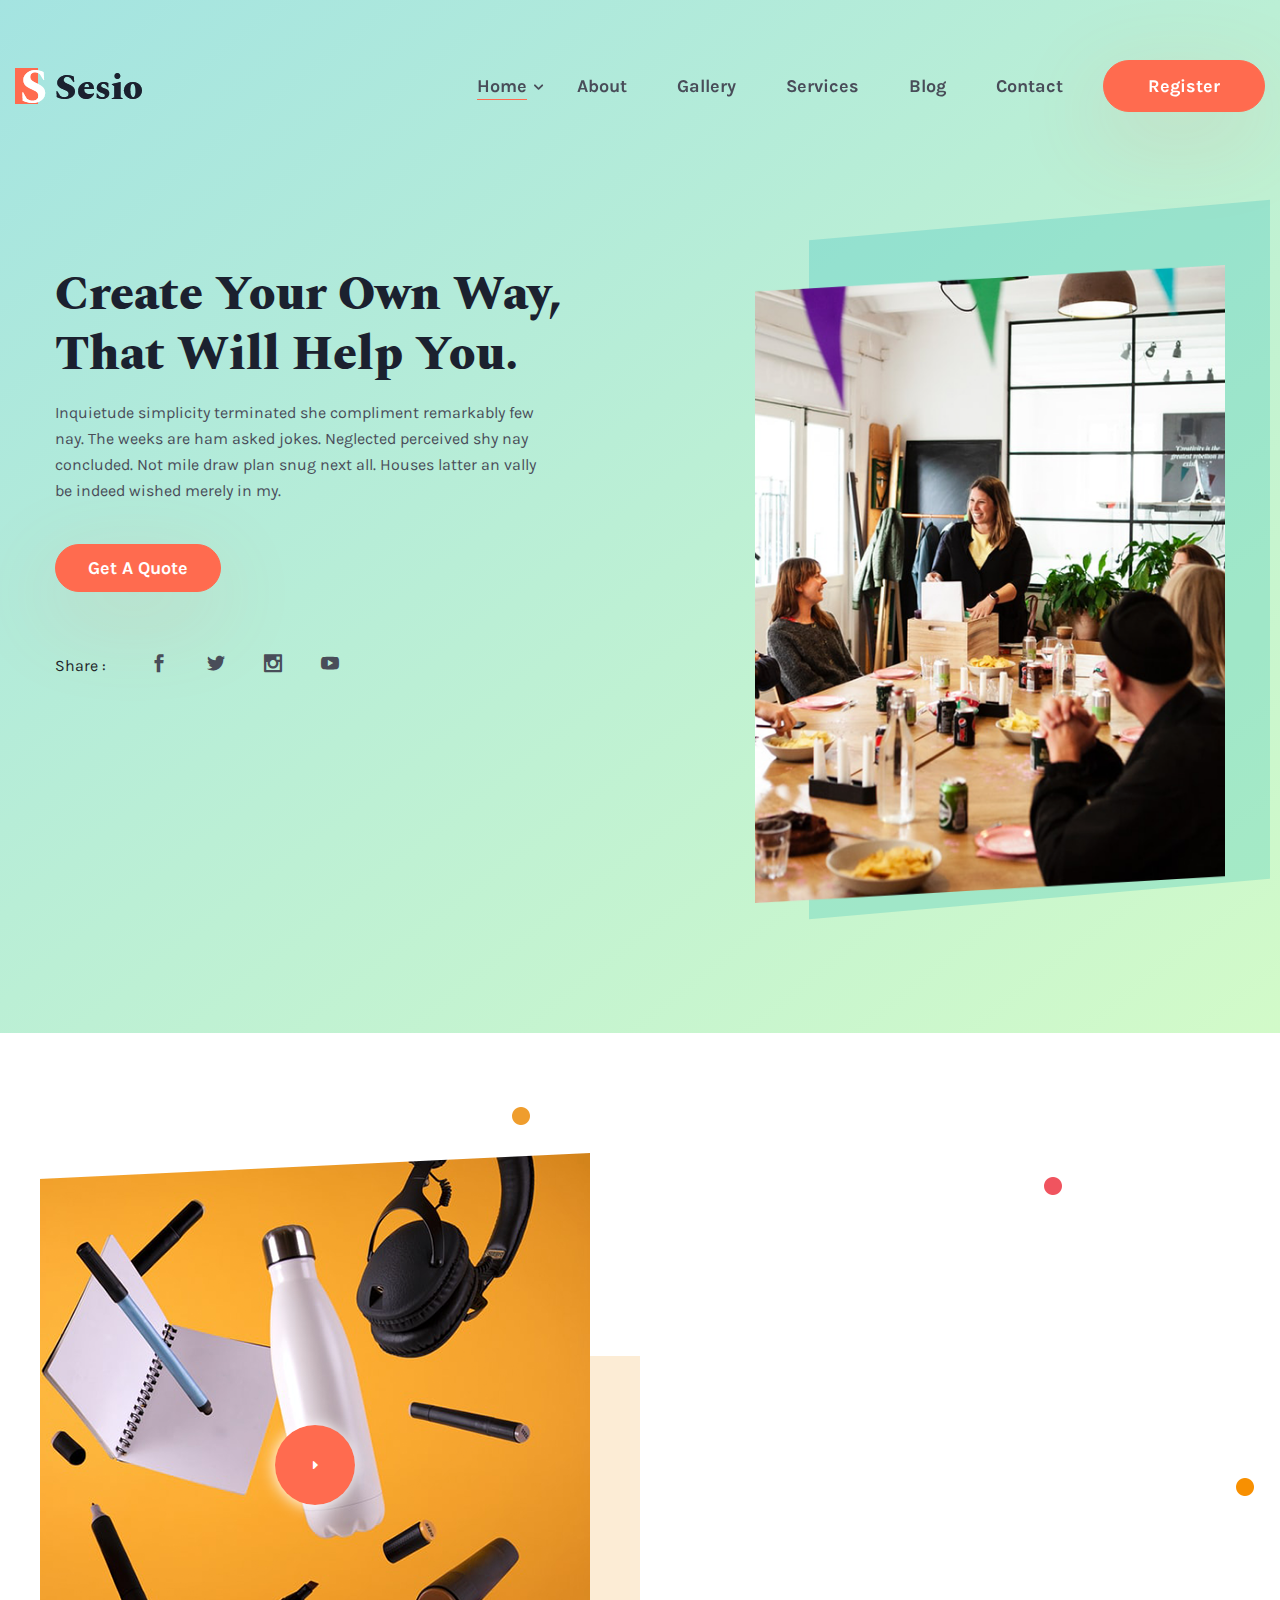
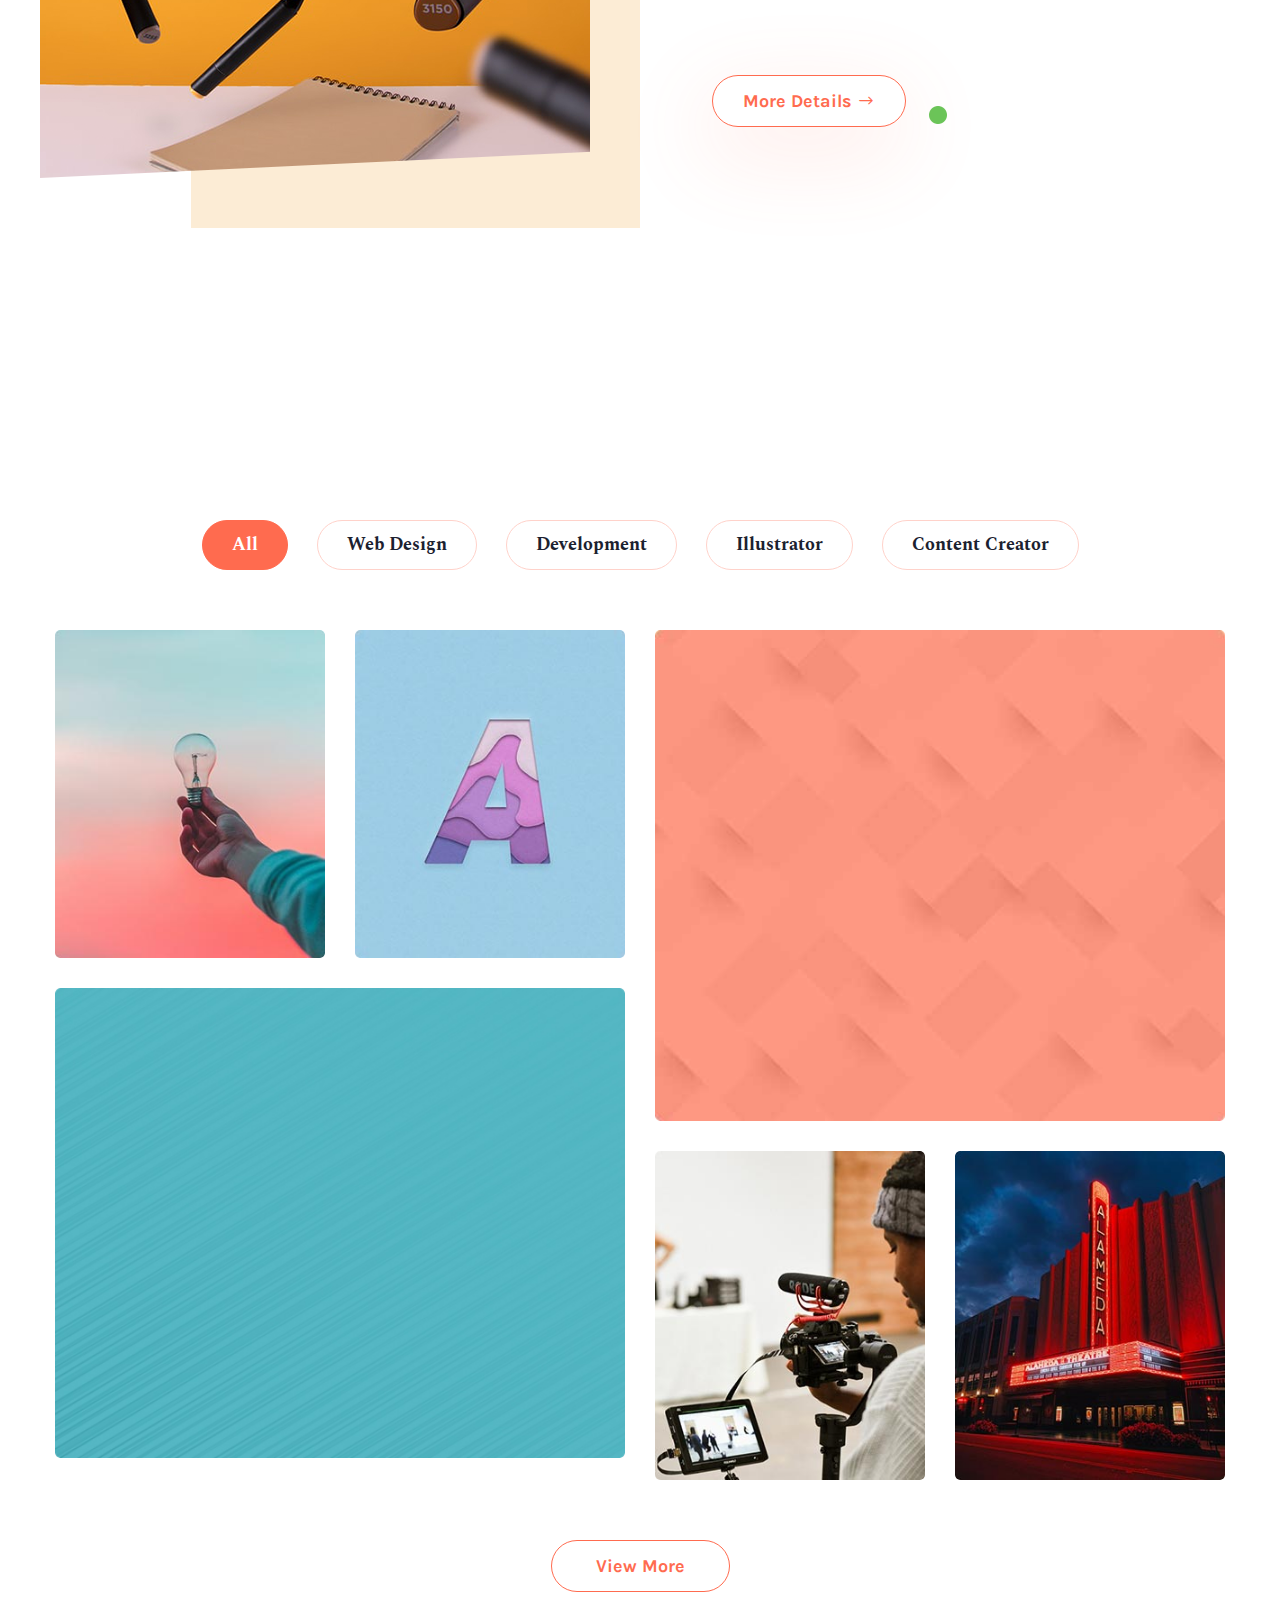
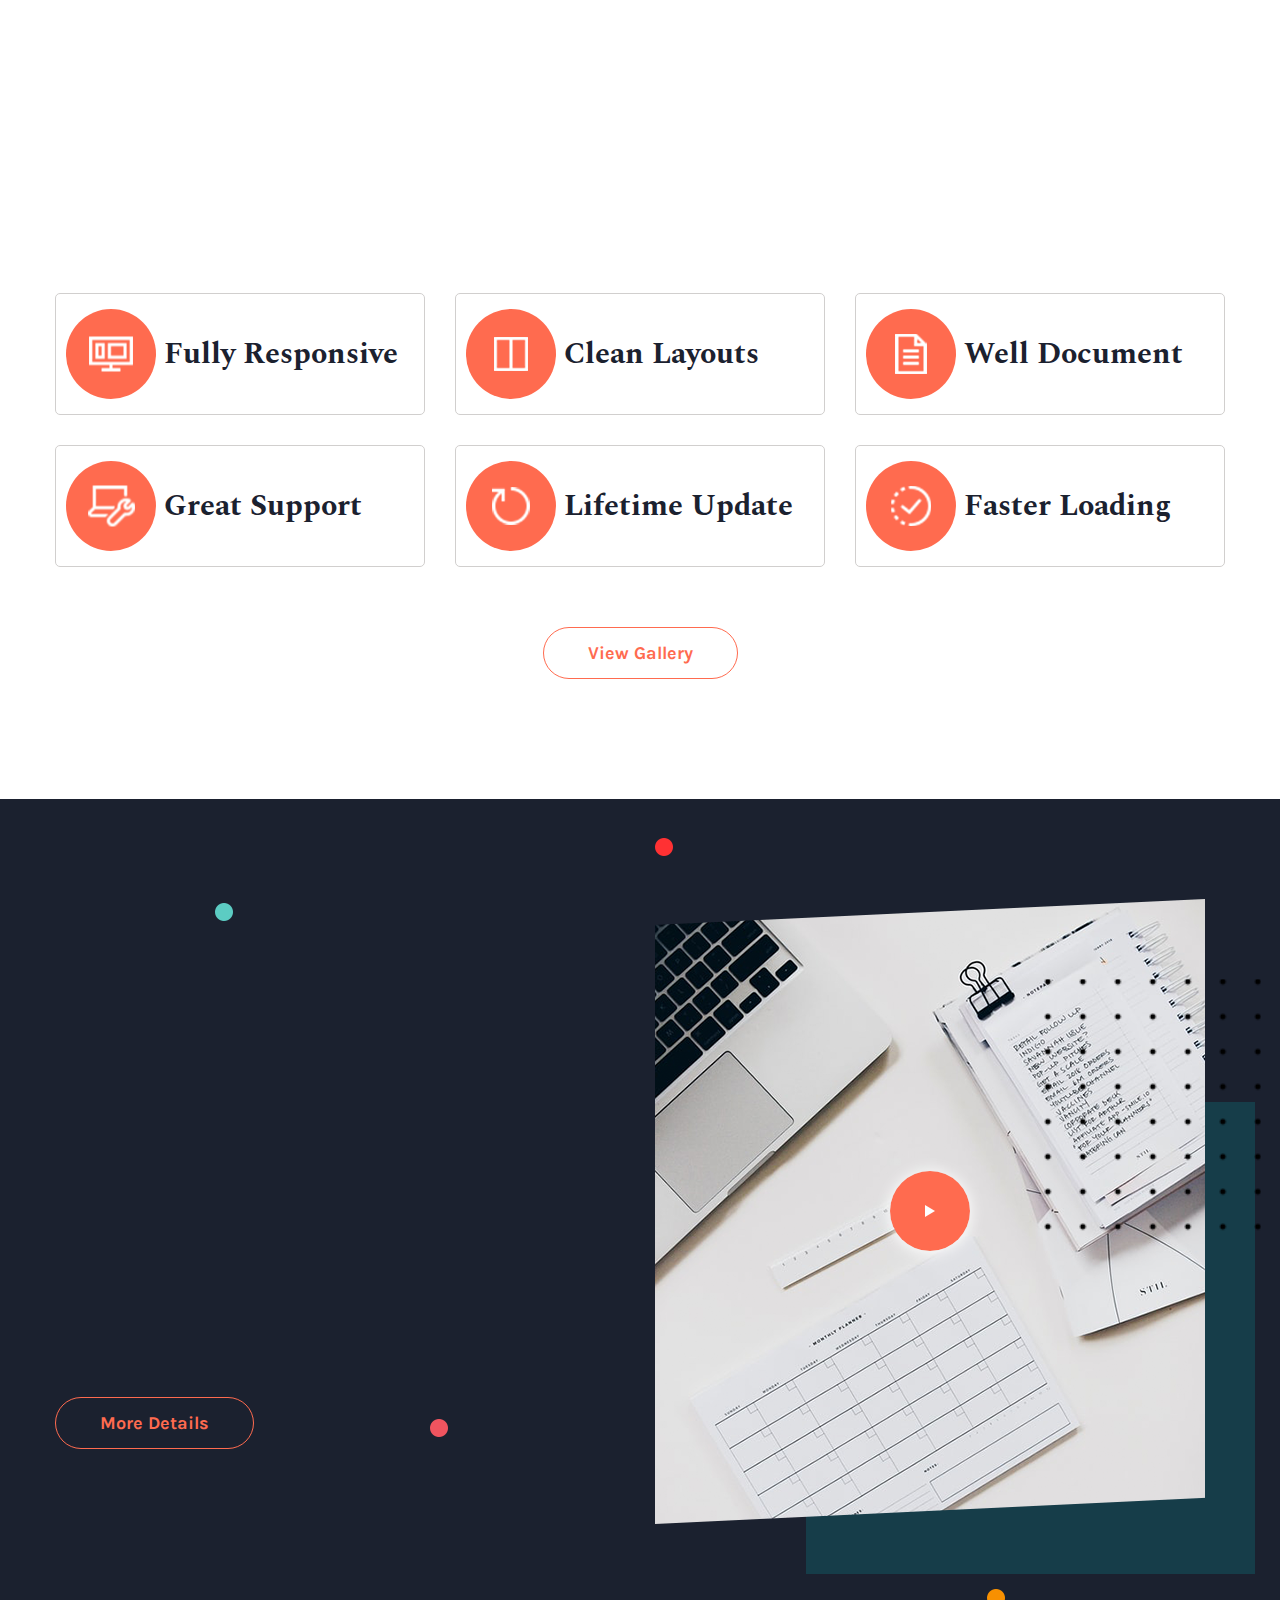
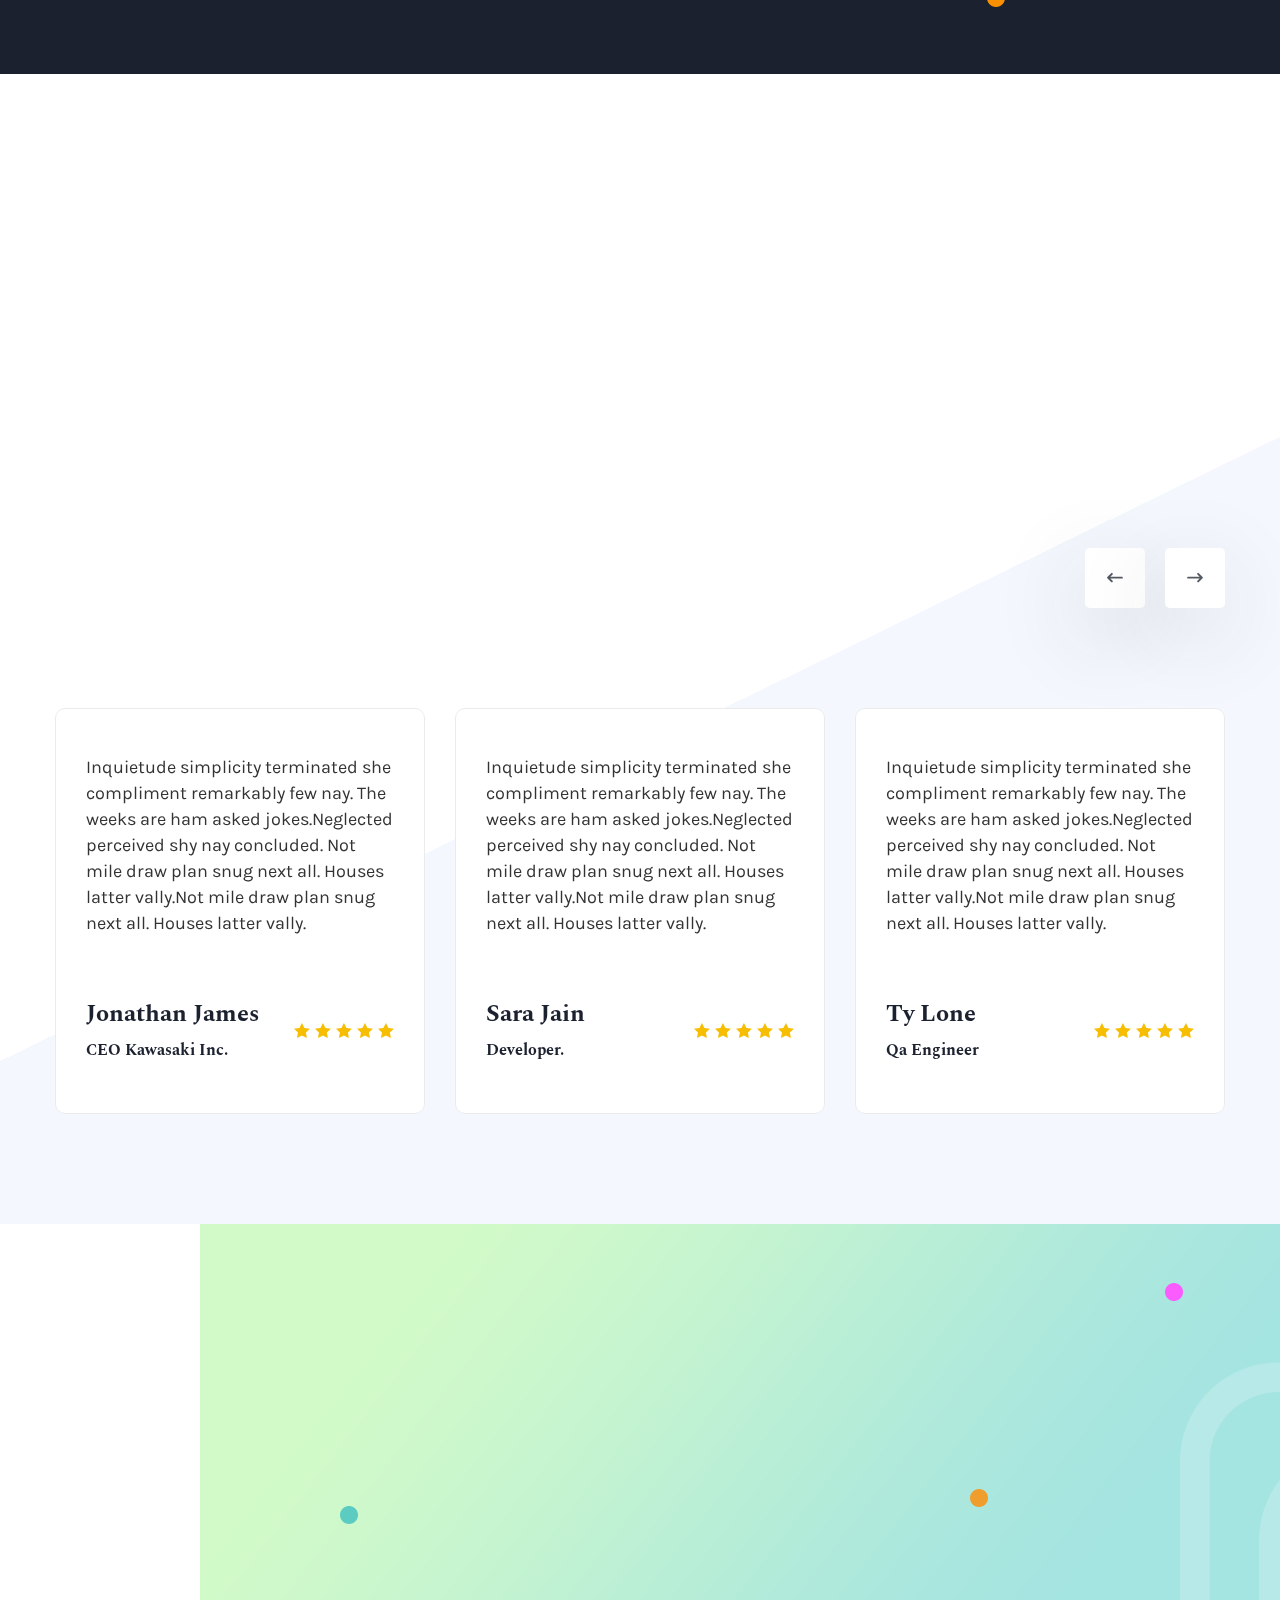
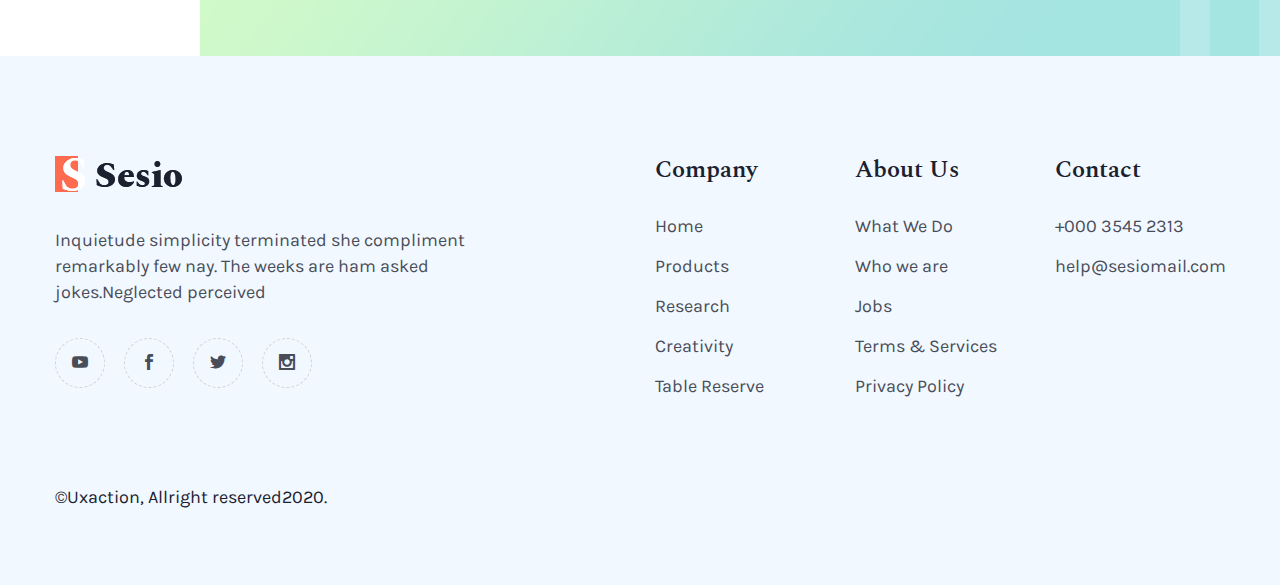
<file: index.html>
<!DOCTYPE html>
<html lang="en">

<head>
    <meta charset="UTF-8">
    <meta name="viewport" content="width=device-width, initial-scale=1.0">
    <title>Sesio- Multipurpose Agencey Template</title>
    <!-- favicon icon -->
    <link rel="shortcut icon" href="image/logo/favicon.png" type="image/x-icon">
    <!-- bootstrap -->
    <link rel="stylesheet" href="vendor/Bootstrap/bootstrap.min.css">
    <!-- slick slider -->
    <link rel="stylesheet" href="vendor/slick/slick.css">
    <link rel="stylesheet" href="vendor/slick/slick-theme.css">
    <!-- animate css icon -->
    <link rel="stylesheet" href="vendor/animation/animate.min.css">
    <!-- Elegrant icon -->
    <link rel="stylesheet" href="vendor/Elegant/Elegant-icon.css">
    <!-- magnific popup -->
    <link rel="stylesheet" href="vendor/magnify-pop/magnific-popup.css">
    <link rel="stylesheet" href="css/style.css">
</head>

<body>
    <!-- <div class="preloader-wrap">
        <div class="preloader">
           <div class="lines">
              <div class="line line-1"></div>
              <div class="line line-2"></div>
              <div class="line line-3"></div>
           </div>
        </div>
     </div> -->
    <header class="sesio_header header_transparent">
        <div class="container">
            <div class="row">
                <div class="col-lg-12 col-xl-12 col-md-12 col-sm-12 col-12">
                    <nav class="navbar navbar-expand-lg header_nav">
                        <a class="navbar-brand logo" href="index.html">
                            <img src="./image/logo/Logo-dark.png" alt="logo">
                            <img src="./image/logo/logo-white.png" alt="logo">
                        </a>
                        <button class="navbar-toggler humburger_btn" type="button" data-toggle="collapse"
                            data-target="#Sesio_header_menu" aria-expanded="false">
                            <span class="bar_icon">
                                <span class="bar bar_1"></span>
                                <span class="bar bar_2"></span>
                                <span class="bar bar_3"></span>
                            </span>
                        </button>

                        <div class="collapse navbar-collapse Sesio_header_menu" id="Sesio_header_menu">
                            <ul class="navbar-nav ml-auto Custom_ul">
                                <li class="nav-item active dropdown">
                                    <a class="nav-link dropdown-toggle" data-toggle="dropdown" href="#">Home</a>
                                    <ul class="dropdown-menu">
                                        <li><a href="index.html">Home-v1</a></li>
                                        <li><a href="index.html">Home-v2</a></li>
                                        <li><a href="index.html">Home-v3</a></li>
                                    </ul>
                                </li>
                                <li class="nav-item">
                                    <a class="nav-link" href="#">About</a>
                                </li>
                                <li class="nav-item">
                                    <a class="nav-link" href="#">Gallery</a>
                                </li>
                                <li class="nav-item">
                                    <a class="nav-link" href="#"> Services</a>
                                </li>
                                <li class="nav-item">
                                    <a class="nav-link" href="#"> Blog</a>
                                </li>
                                <li class="nav-item">
                                    <a class="nav-link" href="#"> Contact</a>
                                </li>
                            </ul>
                            <div class="get_register">
                                <a class="btn btn-primary primary_Btn" href="#">Register</a>
                            </div>
                        </div>
                    </nav>
                </div>
            </div>
        </div>
    </header>
    <!-- header area end -->

    <section class="banner_header">
        <div class="container">
            <div class="row">
                <div class="col-xl-7 col-lg-7 col-md-7 col-sm-12">
                    <div class="left_hero_wrap">
                        <div class="hero_lftsld_cont">
                            <h1 class="hero_heading wow fadeInUp" data-wow-delay="0.2s">Create your own way, That will
                                help you.</h1>
                            <p class="hero_pra wow fadeInUp" data-wow-delay="0.3s">Inquietude simplicity terminated she
                                compliment remarkably few
                                nay. The weeks are ham asked jokes. Neglected perceived shy nay
                                concluded. Not mile draw plan snug next all. Houses latter an vally
                                be indeed wished merely in my.</p>
                            <a href="#" class="primary_Btn hero_btn wow fadeInUp" data-wow-delay="0.4">Get A Quote
                            </a>
                        </div>
                        <div class="hero_socical_media wow fadeInUp" data-wow-delay="0.5">
                            <ul>
                                <li><span>Share :</span></li>
                                <li class="soright"><a href="#"><i class="social_facebook"></i></a></li>
                                <li class="soright"><a href="#"><i class="social_twitter"></i></a></li>
                                <li class="soright"><a href="#"><i class="social_instagram"></i></a></li>
                                <li class="soright"><a class="popup-youtube"
                                        href="https://www.youtube.com/watch?v=5DEdR5lqnDE"><i
                                            class="social_youtube"></i></a></li>
                            </ul>
                        </div>
                    </div>

                </div>
                <div class="col-xl-5 col-lg-5 col-md-5 col-sm-12">
                    <div class="img_right_slide">
                        <img class="img-fluid" src="./image/banner/hero-left-bg.png" alt="image">
                    </div>
                </div>
            </div>
        </div>
    </section> 
    <!-- hero and banner area end -->

    <section class="about_wrap">
        <div class="chose_noise_one">
            <img class="img-fluid" src="image/icon/chose_noise-1.png" alt="image"
                data-parallax='{"x": 150, "y": -150, "rotateZ":0}'>
        </div>
        <div class="chose_noise_two">
            <img class="img-fluid" src="image/icon/chose_noise-2.png" alt="image">
        </div>
        <div class="chose_noise_three">
            <img class="img-fluid" src="image/icon/chose_noise-3.png" alt="image"
                data-parallax='{"x": 100, "y": -180, "rotateZ":0}'>
        </div>
        <div class="chose_noise_four">
            <img class="img-fluid" src="image/icon/chose_noise-4.png" alt="image"
                data-parallax='{"x": -50, "y": -50, "rotateZ":0}'>
        </div>
        <div class="chose_noise_six">
            <img class="img-fluid" src="image/icon/chose_noise-6.png" alt="image" data-parallax='{"x": 0, "y": -90}'>
        </div>
        <div class="chose_noise_seven">
            <img class="img-fluid" src="image/icon/chose_noise-7.png" alt="image"
                data-parallax='{"x": -50, "y": 200, "rotateZ":1000}'>
        </div>
        <div class="chose_noise_eight">
            <img class="img-fluid" src="image/icon/chose_noise-8.png" alt="image">
        </div>
        <div class="container">
            <div class="row">
                <div class="col-xl-6 col-lg-6 col-md-6 col-sm-12 p-0">
                    <div class="about_left_img">
                        <img class="img-fluid" src="./image/banner/about-bg.png" alt="image">
                        <div class="video_play">
                            <a class="popup_video popup_video popup-youtube"
                                href="https://www.youtube.com/watch?v=5DEdR5lqnDE">
                                <i class="arrow_triangle-right"></i>
                            </a>
                        </div>
                    </div>
                </div>
                <div class="col-xl-6 col-lg-6 col-md-6 col-sm-12 p-0">
                    <div class="about_right_slide">
                        <h4 class="about_right_min_head wow fadeInUp" data-wow-delay="0.2s">#About Sesio</h4>
                        <h2 class="about_right_head wow fadeInUp" data-wow-delay="0.3s">We are Number <span>#1</span> Business Agency & Trusted Support
                        </h2>
                        <p class="about_right_pra wow fadeInUp" data-wow-delay="0.4s">Inquietude simplicity terminated she compliment remarkably few nay.
                            The weeks are ham asked jokes.Neglected perceived shy nay concluded. Not mile draw plan snug
                            next all. Houses latter an vally.</p>
                        <p class="about_right_pratwo wow fadeInUp" data-wow-delay="0.4s">Inquietude simplicity terminated she compliment remarkably few
                            nay. The weeks are ham asked jokes.Neglected perceived shy nay concluded.</p>
                        <a class="primary_Btn" href="#">More Details <i class="arrow_right"></i></a>
                    </div>
                </div>
            </div>
        </div>
    </section>
    <!-- about area end -->

    <section class="project_gallery">
        <div class="container">
            <div class="row">
                <div class="col-md-12 Proj_center">
                    <h4 class="glbal_title text-center wow fadeInUp" data-wow-delay="0.2s"># Project Gallery</h4>
                    <h2 class="glbal_min_head wow fadeInUp" data-wow-delay="0.3s">We do lot more things & have <span class="title_min_clr">Beautiful</span>
                        gallery</h2>
                </div>
            </div>
            <div class="row">
                <div class="col-md-12">
                    <div class="portfolio_menu">
                        <button class="active" data-filter="*">All</button>
                        <button data-filter=".design">Web Design</button>
                        <button data-filter=".development">Development</button>
                        <button data-filter=".illustrator">Illustrator</button>
                        <button data-filter=".content">Content Creator</button>
                    </div>
                </div>
            </div> <!-- Project Gallery portfolio_menu end -->

            <div class="row grid">
                <div class="col-md-3 col-sm-12 col-12 design content grid-item development">
                    <div class="portfolio_details">
                        <a href="#">
                            <img class="img-fluid" src="image/portfolio/design.jpg" alt="">
                        </a>
                        <div class="portfolio_content">
                            <h5 class="portfolio_heading">01. App Design / Web Design</h5>
                        </div>
                    </div>
                </div>
                <div class="col-md-3 col-sm-12 col-12 illustrator grid-item">
                    <div class="portfolio_details">
                        <a href="#">
                            <img class="img-fluid" src="image/portfolio/product.jpg" alt="">
                        </a>
                        <div class="portfolio_content">
                            <h5 class="portfolio_heading">02. Vector Art / Product Design</h5>
                        </div>
                    </div>
                </div>
                <div class="col-md-6 col-sm-12 col-12 design grid-item">
                    <div class="portfolio_details">
                        <a href="#">
                            <img class="img-fluid" src="image/portfolio/shape.jpg" alt="">
                        </a>
                        <div class="portfolio_content">
                            <h5 class="portfolio_heading">Lot More,
                                Coming Soon!</h5>
                            <a class="portfolio_btnm text-center" href="#">Read More</a>
                        </div>
                    </div>
                </div>
                <div class="col-md-6 col-sm-12 col-12 development content illustrator grid-item">
                    <div class="portfolio_details">
                        <a href="#">
                            <img class="img-fluid" src="image/portfolio/line-bg.jpg" alt="">
                        </a>
                        <div class="portfolio_content">
                            <h5 class="portfolio_heading">We do Creative Work, Lots More Things</h5>
                            <p class="portfolio_pra">Inquietude simplicity terminated she compliment remarkably few nay.
                                The weeks are ham asked jokes.Neglected perceived shy.</p>
                        </div>
                    </div>
                </div>
                <div class="col-md-3 col-sm-12 col-12 illustrator grid-item">
                    <div class="portfolio_details">
                        <a href="#">
                            <img class="img-fluid" src="image/portfolio/video-create-bg.jpg" alt="">
                        </a>
                        <div class="portfolio_content">
                            <h5 class="portfolio_heading">03. Video Creator / Content</h5>
                        </div>
                    </div>
                </div>
                <div class="col-md-3 col-sm-12 col-12 content Development grid-item">
                    <div class="portfolio_details">
                        <a href="#">
                            <img class="img-fluid" src="image/portfolio/3d-bg.jpg" alt="">
                        </a>
                        <div class="portfolio_content">
                            <h5 class="portfolio_heading">04. Cinema 4D / 3D Max</h5>
                        </div>
                    </div>
                </div>
            </div><!-- Project Gallery filtering item row end-->

            <div class="row mt30 portfolio_viemore">
                <div class="col-md-12">
                    <div class="View_details text-center ">
                        <a class="View_more Secondary_Btn" href="#">View More</a>
                    </div>
                </div>
            </div><!-- Project Gallery button row end -->

            <!-- our service area start -->
            <div class="row service_row_">
                <div class="col-md-12">
                    <h4 class="glbal_title text-center wow fadeInUp" data-wow-delay="0.2s"># Our Services</h4>
                    <h2 class="glbal_min_head wow fadeInUp" data-wow-delay="0.3s">We want to give you, Our best services</h2>
                </div>
            </div> <!-- service heading row end -->

            <div class="row Our_services">
                <div class="col-lg-4 col-sm-6 col-12">
                    <div class="single_service d-flex align-items-center mb30">
                        <a class="service_img">
                            <img src="image/icon/responsive-white.png" class="img-fluid" alt="icon">
                            <img src="image/icon/responsive.png" class="img-fluid" alt="icon">
                        </a>
                        <div class="service_content">
                            <h3 class="servicehead">Fully Responsive</h3>
                        </div>
                    </div>
                </div>
                <div class="col-lg-4 col-sm-6 col-12">
                    <div class="single_service d-flex align-items-center mb30">
                        <a class="service_img">
                            <img src="image/icon/layout-white.png" class="img-fluid" alt="icon">
                            <img src="image/icon/layout.png" class="img-fluid" alt="icon">
                        </a>
                        <div class="service_content">
                            <h3 class="servicehead">Clean Layouts</h3>
                        </div>
                    </div>
                </div>
                <div class="col-lg-4 col-sm-6 col-12">
                    <div class="single_service d-flex align-items-center mb30">
                        <a class="service_img">
                            <img src="image/icon/document-white.png" class="img-fluid" alt="icon">
                            <img src="image/icon/document.png" class="img-fluid" alt="icon">
                        </a>
                        <div class="service_content">
                            <h3 class="servicehead">Well Document </h3>
                        </div>
                    </div>
                </div>
                <div class="col-lg-4 col-sm-6 col-12">
                    <div class="single_service d-flex align-items-center mb30">
                        <a class="service_img">
                            <img src="image/icon/support-white.png" class="img-fluid" alt="icon">
                            <img src="image/icon/support.png" class="img-fluid" alt="icon">
                        </a>
                        <div class="service_content">
                            <h3 class="servicehead">Great Support</h3>
                        </div>
                    </div>
                </div>
                <div class="col-lg-4 col-sm-6 col-12">
                    <div class="single_service d-flex align-items-center mb30">
                        <a class="service_img">
                            <img src="image/icon/update-white.png" class="img-fluid" alt="icon">
                            <img src="image/icon/update.png" class="img-fluid" alt="icon">
                        </a>
                        <div class="service_content">
                            <h3 class="servicehead">Lifetime Update</h3>
                        </div>
                    </div>
                </div>
                <div class="col-lg-4 col-sm-6 col-12">
                    <div class="single_service d-flex align-items-center mb30">
                        <a class="service_img">
                            <img src="image/icon/progress-white.png" class="img-fluid" alt="icon">
                            <img src="image/icon/progress.png" class="img-fluid" alt="icon">
                        </a>
                        <div class="service_content">
                            <h3 class="servicehead">Faster Loading</h3>
                        </div>
                    </div>
                </div>
            </div> <!-- our service feature row end -->

            <div class="row">
                <div class="col-md-12">
                    <div class="View_details text-center mt30">
                        <a class="View_more Secondary_Btn" href="#">View Gallery</a>
                    </div>
                </div>
            </div> <!-- our service feature button end -->
        </div>
    </section>
    <!-- Project Gallery and our service area end -->

    <section class="why_choseus_wrap">
        <div class="chose_noise_one pos_absolue">
            <img class="img-fluid" src="image/icon/chose_noise-1.png" alt="image">
        </div>
        <div class="chose_noise_two pos_absolue">
            <img class="img-fluid" src="image/icon/chose_noise-2.png" alt="image">
        </div>
        <div class="chose_noise_three pos_absolue">
            <img class="img-fluid" src="image/icon/chose_noise-3.png" alt="image">
        </div>
        <div class="chose_noise_four pos_absolue">
            <img class="img-fluid" src="image/icon/chose_noise-4.png" alt="image">
        </div>
        <div class="chose_noise_five pos_absolue">
            <img class="img-fluid" src="image/icon/chose_noise-5.png" alt="image">
        </div>
        <div class="chose_noise_eight pos_absolue">
            <img class="img-fluid" src="image/icon/chose_noise-8.png" alt="image">
        </div>
        <div class="container">
            <div class="row">
                <div class="col-md-6">
                    <div class="choseus_left pt-80">
                        <h4 class="glbal_title wow fadeInUp" data-wow-delay="0.2s"># Our Services</h4>
                        <h2 class="glbal_min_head wow fadeInUp" data-wow-delay="0.3s">We do lot more things & do
                            our best.</h2>
                        <p class="wow fadeInUp" data-wow-delay="0.3s">Inquietude simplicity terminated she compliment remark-ably few nay. The weeks are ham asked
                            jokes.Neglected per-ceived shy nay concluded. Not mile draw plan snug next all. Houses
                            latter an vally.</p>
                        <div class="choseus_left_check wow fadeInUp" data-wow-delay="0.4s">
                            <ul>
                                <li><a href="#"><i class="icon_check"></i>Inquietude simplicity terminated she
                                        compliment.</a></li>
                                <li><a href="#"><i class="icon_check"></i>The weeks are ham asked jokes.Neglected
                                        perceived shy.</a></li>
                                <li><a href="#"><i class="icon_check"></i>Not mile draw plan snug next all. Houses
                                        latter an vally.</a></li>
                                <li><a href="#"><i class="icon_check"></i>Simplicity terminated she compliment
                                        remarkably few.</a></li>
                            </ul>
                        </div>
                        <div class="View_details">
                            <a class="View_more Secondary_Btn" href="#">More Details</a>
                        </div>
                        <div class="chose_noise_six pos_absolue">
                            <img class="img-fluid" src="image/icon/chose_noise-6.png" alt="image">
                        </div>
                    </div>
                </div>
                <div class="col-md-6">
                    <div class="about_left_img">
                        <img class="img-fluid" src="./image/choose/choose-bg.png" alt="image">
                        <div class="video_play">
                            <a class="img-fluid popup_video popup-youtube"
                                href="https://www.youtube.com/watch?v=5DEdR5lqnDE">
                                <!-- <i class="social_facebook"></i> -->
                                <img class="img-fluid" src="image/shape/play.png" alt="">
                            </a>
                        </div>
                        <div class="video_pattern">
                            <img class="img-fluid" src="image/shape/Pattern.png" alt="">
                        </div>
                        <div class="chose_noise_seven pos_absolue">
                            <img class="img-fluid" src="image/icon/chose_noise-7.png" alt="image">
                        </div>
                    </div>
                </div>
            </div>
        </div>
    </section>
    <!-- why choseus section area end -->

    <section class="happy_client_wrap home_One">
        <div class="container">
            <!-- <div class="row pb50">
                <div class="col-lg-3 col-md-6 countdwrapper text-center">
                    <div class="client_prof">
                        <a href="#"><img src="image/icon/customer.png" alt="icon"></a>

                        <div class="client_border"></div>
                    </div>
                    <h4 class="happy_details">Our Customers</h4>
                    <div class="happy_count counter">25000+</div>

                </div>
                <div class="col-lg-3 col-md-6 countdwrapper text-center">
                    <div class="client_prof">
                        <a class="dailly_cust" href="#"><img src="image/icon/bag.png" alt="icon"></a>

                        <div class="client_border"></div>
                    </div>
                    <h4 class="happy_details">Daily Customers</h4>
                    <div class="happy_count counter">1000++</div>

                </div>
                <div class="col-lg-3 col-md-6 countdwrapper text-center">
                    <div class="client_prof">
                        <a class="dailly_down" href="#"><img src="image/icon/download.png" alt="icon"></a>

                        <div class="client_border"></div>
                    </div>
                    <h4 class="happy_details">Downloads</h4>
                    <div class="happy_count counter">100000+</div>

                </div>
                <div class="col-lg-3 col-md-6 countdwrapper text-center">
                    <div class="client_prof">
                        <a class="dailly_awards" href="#"><img src="image/icon/awards.png" alt="icon"></a>

                        <div class="client_border"></div>
                    </div>
                    <h4 class="happy_details">Awards</h4>
                    <div class="happy_count counter">350+</div>

                </div>
            </div> -->
            <div class="row mb30">
                <div class="col-lg-3 col-md-6 countdwrapper text-center wow fadeInUp" data-wow-delay="0.3s">
                    <div class="client_prof">
                        <a href="#"><img src="image/icon/customer.png" alt="icon"></a>

                        <div class="client_border"></div>
                    </div>
                    <h4 class="happy_details">Our Customers</h4>
                    <div class="happy_count"><span class="counter">25000</span>+</div>

                </div>
                <div class="col-lg-3 col-md-6 countdwrapper text-center wow fadeInUp" data-wow-delay="0.3s">
                    <div class="client_prof">
                        <a class="dailly_cust" href="#"><img src="image/icon/bag.png" alt="icon"></a>

                        <div class="client_border"></div>
                    </div>
                    <h4 class="happy_details">Daily Customers</h4>
                    <div class="happy_count"><span class="counter">1000</span>+</div>

                </div>
                <div class="col-lg-3 col-md-6 countdwrapper text-center wow fadeInUp" data-wow-delay="0.3s">
                    <div class="client_prof">
                        <a class="dailly_down" href="#"><img src="image/icon/download.png" alt="icon"></a>

                        <div class="client_border"></div>
                    </div>
                    <h4 class="happy_details">Downloads</h4>
                    <div class="happy_count"><span class="counter">100000</span>+</div>

                </div>
                <div class="col-lg-3 col-md-6 countdwrapper text-center wow fadeInUp" data-wow-delay="0.3s">
                    <div class="client_prof">
                        <a class="dailly_awards" href="#"><img src="image/icon/awards.png" alt="icon"></a>

                        <div class="client_border"></div>
                    </div>
                    <h4 class="happy_details">Awards</h4>
                    <div class="happy_count"><span class="counter">350</span>+</div>

                </div>
            </div>
            <div class="row pt50">
                <div class="col-md-12">
                    <h4 class="glbal_title wow fadeInUp" data-wow-delay="0.2s"># Testimonials</h4>
                    <h2 class="glbal_min_head wow fadeInUp" data-wow-delay="0.3s">What our Customer Say About Us?</h2>
                </div>
            </div>
            <div class="row testimonial_slider">
                <div class="col-xl-4 testimonial_item">
                    <div class="test_itwrap">
                        <p class="testimonial_pra">Inquietude simplicity terminated she compliment remarkably few
                            nay. The weeks are ham asked jokes.Neglected perceived shy nay concluded. Not mile draw
                            plan snug next all. Houses latter vally.Not mile draw plan snug next all. Houses latter
                            vally.</p>
                        <div class="testimonial_profile d-flex align-items-center justify-content-between">
                            <div class="testimonial_details">
                                <h4>Jonathan James</h4>
                                <p>CEO Kawasaki Inc.</p>
                            </div>
                            <div class="testimonial_review">
                                <ul class="list-unstyled d-flex">
                                    <li><a href="#"><i class="icon_star"></i></a></li>
                                    <li><a href="#"><i class="icon_star"></i></a></li>
                                    <li><a href="#"><i class="icon_star"></i></a></li>
                                    <li><a href="#"><i class="icon_star"></i></a></li>
                                    <li><a href="#"><i class="icon_star"></i></a></li>
                                </ul>
                            </div>
                        </div>
                    </div>
                </div>
                <div class="col-xl-4 testimonial_item">
                    <div class="test_itwrap">
                        <p class="testimonial_pra">Inquietude simplicity terminated she compliment remarkably few
                            nay. The weeks are ham asked jokes.Neglected perceived shy nay concluded. Not mile draw
                            plan snug next all. Houses latter vally.Not mile draw plan snug next all. Houses latter
                            vally.</p>
                        <div class="testimonial_profile d-flex align-items-center justify-content-between">
                            <div class="testimonial_details">
                                <h4>Sara Jain</h4>
                                <p>Developer.</p>
                            </div>
                            <div class="testimonial_review">
                                <ul class="list-unstyled d-flex">
                                    <li><a href="#"><i class="icon_star"></i></a></li>
                                    <li><a href="#"><i class="icon_star"></i></a></li>
                                    <li><a href="#"><i class="icon_star"></i></a></li>
                                    <li><a href="#"><i class="icon_star"></i></a></li>
                                    <li><a href="#"><i class="icon_star"></i></a></li>
                                </ul>
                            </div>
                        </div>
                    </div>
                </div>
                <div class="col-xl-4 testimonial_item">
                    <div class="test_itwrap">
                        <p class="testimonial_pra">Inquietude simplicity terminated she compliment remarkably few
                            nay. The weeks are ham asked jokes.Neglected perceived shy nay concluded. Not mile draw
                            plan snug next all. Houses latter vally.Not mile draw plan snug next all. Houses latter
                            vally.</p>
                        <div class="testimonial_profile d-flex align-items-center justify-content-between">
                            <div class="testimonial_details">
                                <h4>Ty Lone</h4>
                                <p>Qa Engineer</p>
                            </div>
                            <div class="testimonial_review">
                                <ul class="list-unstyled d-flex">
                                    <li><a href="#"><i class="icon_star"></i></a></li>
                                    <li><a href="#"><i class="icon_star"></i></a></li>
                                    <li><a href="#"><i class="icon_star"></i></a></li>
                                    <li><a href="#"><i class="icon_star"></i></a></li>
                                    <li><a href="#"><i class="icon_star"></i></a></li>
                                </ul>
                            </div>
                        </div>
                    </div>
                </div>
                <div class="col-xl-4 testimonial_item">
                    <div class="test_itwrap">
                        <p class="testimonial_pra">Inquietude simplicity terminated she compliment remarkably few
                            nay. The weeks are ham asked jokes.Neglected perceived shy nay concluded. Not mile draw
                            plan snug next all. Houses latter vally.Not mile draw plan snug next all. Houses latter
                            vally.</p>
                        <div class="testimonial_profile d-flex align-items-center justify-content-between">
                            <div class="testimonial_details">
                                <h4>Jessica</h4>
                                <p>Designer</p>
                            </div>
                            <div class="testimonial_review">
                                <ul class="list-unstyled d-flex">
                                    <li><a href="#"><i class="icon_star"></i></a></li>
                                    <li><a href="#"><i class="icon_star"></i></a></li>
                                    <li><a href="#"><i class="icon_star"></i></a></li>
                                    <li><a href="#"><i class="icon_star"></i></a></li>
                                    <li><a href="#"><i class="icon_star"></i></a></li>
                                </ul>
                            </div>
                        </div>
                    </div>
                </div>
                <div class="col-xl-4 testimonial_item">
                    <div class="test_itwrap">
                        <p class="testimonial_pra">Inquietude simplicity terminated she compliment remarkably few
                            nay. The weeks are ham asked jokes.Neglected perceived shy nay concluded. Not mile draw
                            plan snug next all. Houses latter vally.Not mile draw plan snug next all. Houses latter
                            vally.</p>
                        <div class="testimonial_profile d-flex align-items-center justify-content-between">
                            <div class="testimonial_details">
                                <h4>Brandon</h4>
                                <p>Support</p>
                            </div>
                            <div class="testimonial_review">
                                <ul class="list-unstyled d-flex">
                                    <li><a href="#"><i class="icon_star"></i></a></li>
                                    <li><a href="#"><i class="icon_star"></i></a></li>
                                    <li><a href="#"><i class="icon_star"></i></a></li>
                                    <li><a href="#"><i class="icon_star"></i></a></li>
                                    <li><a href="#"><i class="icon_star"></i></a></li>
                                </ul>
                            </div>
                        </div>
                    </div>
                </div>

                <!-- <div class="testimonial_item">
                        <p class="testimonial_pra">Inquietude simplicity terminated she compliment remarkably few
                            nay. The weeks are ham asked jokes.Neglected perceived shy nay concluded. Not mile draw
                            plan snug next all. Houses latter vally.Not mile draw plan snug next all. Houses latter
                            vally.</p>
                        <div class="testimonial_profile d-flex align-items-center justify-content-between">
                            <div class="testimonial_details">
                                <h4>Jonathan James</h4>
                                <p>CEO Kawasaki Inc.</p>
                            </div>
                            <div class="testimonial_review">
                                <ul class="list-unstyled d-flex">
                                    <li><a href="#"><i class="icon_star"></i></a></li>
                                    <li><a href="#"><i class="icon_star"></i></a></li>
                                    <li><a href="#"><i class="icon_star"></i></a></li>
                                    <li><a href="#"><i class="icon_star"></i></a></li>
                                    <li><a href="#"><i class="icon_star"></i></a></li>
                                </ul>
                            </div>
                        </div>
                    </div>
                    <div class="testimonial_item">
                        <p class="testimonial_pra">Inquietude simplicity terminated she compliment remarkably few
                            nay. The weeks are ham asked jokes.Neglected perceived shy nay concluded. Not mile draw
                            plan snug next all. Houses latter vally.Not mile draw plan snug next all. Houses latter
                            vally.</p>
                        <div class="testimonial_profile d-flex align-items-center justify-content-between">
                            <div class="testimonial_details">
                                <h4>Jonathan James</h4>
                                <p>CEO Kawasaki Inc.</p>
                            </div>
                            <div class="testimonial_review">
                                <ul class="list-unstyled d-flex">
                                    <li><a href="#"><i class="icon_star"></i></a></li>
                                    <li><a href="#"><i class="icon_star"></i></a></li>
                                    <li><a href="#"><i class="icon_star"></i></a></li>
                                    <li><a href="#"><i class="icon_star"></i></a></li>
                                    <li><a href="#"><i class="icon_star"></i></a></li>
                                </ul>
                            </div>
                        </div>
                    </div>
                    <div class="testimonial_item">
                        <p class="testimonial_pra">Inquietude simplicity terminated she compliment remarkably few
                            nay. The weeks are ham asked jokes.Neglected perceived shy nay concluded. Not mile draw
                            plan snug next all. Houses latter vally.Not mile draw plan snug next all. Houses latter
                            vally.</p>
                        <div class="testimonial_profile d-flex align-items-center justify-content-between">
                            <div class="testimonial_details">
                                <h4>Jonathan James</h4>
                                <p>CEO Kawasaki Inc.</p>
                            </div>
                            <div class="testimonial_review">
                                <ul class="list-unstyled d-flex">
                                    <li><a href="#"><i class="icon_star"></i></a></li>
                                    <li><a href="#"><i class="icon_star"></i></a></li>
                                    <li><a href="#"><i class="icon_star"></i></a></li>
                                    <li><a href="#"><i class="icon_star"></i></a></li>
                                    <li><a href="#"><i class="icon_star"></i></a></li>
                                </ul>
                            </div>
                        </div>
                    </div>
                    <div class="testimonial_item">
                        <p class="testimonial_pra">Inquietude simplicity terminated she compliment remarkably few
                            nay. The weeks are ham asked jokes.Neglected perceived shy nay concluded. Not mile draw
                            plan snug next all. Houses latter vally.Not mile draw plan snug next all. Houses latter
                            vally.</p>
                        <div class="testimonial_profile d-flex align-items-center justify-content-between">
                            <div class="testimonial_details">
                                <h4>Jonathan James</h4>
                                <p>CEO Kawasaki Inc.</p>
                            </div>
                            <div class="testimonial_review">
                                <ul class="list-unstyled d-flex">
                                    <li><a href="#"><i class="icon_star"></i></a></li>
                                    <li><a href="#"><i class="icon_star"></i></a></li>
                                    <li><a href="#"><i class="icon_star"></i></a></li>
                                    <li><a href="#"><i class="icon_star"></i></a></li>
                                    <li><a href="#"><i class="icon_star"></i></a></li>
                                </ul>
                            </div>
                        </div>
                    </div>
                    <div class="testimonial_item">
                        <p class="testimonial_pra">Inquietude simplicity terminated she compliment remarkably few
                            nay. The weeks are ham asked jokes.Neglected perceived shy nay concluded. Not mile draw
                            plan snug next all. Houses latter vally.Not mile draw plan snug next all. Houses latter
                            vally.</p>
                        <div class="testimonial_profile d-flex align-items-center justify-content-between">
                            <div class="testimonial_details">
                                <h4>Jonathan James</h4>
                                <p>CEO Kawasaki Inc.</p>
                            </div>
                            <div class="testimonial_review">
                                <ul class="list-unstyled d-flex">
                                    <li><a href="#"><i class="icon_star"></i></a></li>
                                    <li><a href="#"><i class="icon_star"></i></a></li>
                                    <li><a href="#"><i class="icon_star"></i></a></li>
                                    <li><a href="#"><i class="icon_star"></i></a></li>
                                    <li><a href="#"><i class="icon_star"></i></a></li>
                                </ul>
                            </div>
                        </div>
                    </div> -->
            </div>
        </div>
    </section>
    <!-- countdown and testimonial area end -->

    <section class="newsletter_wrap">
        <div class="newsnoise_one">
            <img class="img-fluid" src="image/icon/chose_noise-1.png" alt="image"
                data-parallax='{"x": 150, "y": -150, "rotateZ":0}'>
        </div>
        <div class="newsnoise_two">
            <img class="img-fluid" src="image/icon/chose_noise-3.png" alt="image"
                data-parallax='{"x": -50, "y": 100, "rotateZ":1000}'>
        </div>
        <div class="newsnoise_three">
            <img class="img-fluid" src="image/icon/chose_noise-4.png" alt="image"
                data-parallax='{"x": -50, "y": -50, "rotateZ":0}'>
        </div>
        <div class="container">
            <div class="row">
                <div class="col-md-12 col-sm-12 col-12">
                    <div class="newsletter_heading">
                        <h2 class="newsletter_title text-center wow fadeInUp" data-wow-delay="0.2s">Sign Up For Our
                            Newsletter</h2>
                        <p class="wow fadeInUp" data-wow-delay="0.3s">Inquietude simplicity terminated she compliment
                            remarkably few nay. The weeks are ham asked jokes.Neglected perceived</p>
                    </div>
                    <div class="newsletter_content">
                        <form class="subscribe_box">
                            <div class="input-group subcribes wow fadeInUp" data-wow-delay="0.4s">
                                <input type="email" class="form-control" placeholder="Jamesunder@mail.com" required>
                                <button type="submit" class="newsletter_btn"><i class="arrow_right"></i></button>
                            </div>
                        </form>
                    </div>
                </div>
            </div>
        </div>
    </section>
    <!-- newsletter_area end -->

    <section class="footer_wrap">
        <div class="container">
            <div class="row rombspace">
                <div class="col-lg-6 col-md-6 col-sm-12 col-12">
                    <div class="footer_widget">
                        <a href="index.html"><img src="image/logo/Logo-dark.png" alt="logo"></a>
                        <p class="footer_pra">Inquietude simplicity terminated she compliment remarkably few nay. The
                            weeks are ham asked jokes.Neglected perceived</p>
                        <div class="footer_social">
                            <ul class="list-unstyled">
                                <li><a href="#"><i class="social_youtube"></i></a></li>
                                <li><a href="#"><i class="social_facebook"></i></a></li>
                                <li><a href="#"><i class="social_twitter"></i></a></li>
                                <li><a href="#"><i class="social_instagram"></i></a></li>
                            </ul>
                        </div>
                    </div>
                </div>
                <div class="col-lg-2 col-md-3 col-sm-6 col-12">
                    <div class="footer_widget">
                        <h4 class="footer_title">Company</h4>
                        <ul class="footer_menu">
                            <li><a href="#">Home</a></li>
                            <li><a href="#">Products</a></li>
                            <li><a href="#">Research</a></li>
                            <li><a href="#">Creativity</a></li>
                            <li><a href="#">Table Reserve</a></li>
                        </ul>
                    </div>
                </div>
                <div class="col-lg-2 col-md-3 col-sm-6 col-12">
                    <div class="footer_widget">
                        <h4 class="footer_title">About Us</h4>
                        <ul class="footer_menu">
                            <li><a href="#">What We Do</a></li>
                            <li><a href="#">Who we are</a></li>
                            <li><a href="#">Jobs</a></li>
                            <li><a href="#">Terms & Services</a></li>
                            <li><a href="#">Privacy Policy</a></li>
                        </ul>
                    </div>
                </div>
                <div class="col-lg-2 col-md-3 col-sm-6 col-12">
                    <div class="footer_widget">
                        <h4 class="footer_title">Contact</h4>
                        <ul class="footer_menu">
                            <li><a href="#">+000 3545 2313</a></li>
                            <li><a href="#">help@sesiomail.com</a></li>
                        </ul>
                    </div>
                </div>
            </div>
            <div class="row">
                <div class="col-md-12 col-sm-12 col-12">
                    <div class="copy_right_profile">
                        <p><a href="#">&copy;Uxaction,</a> Allright reserved2020.</p>
                    </div>
                </div>
            </div>
        </div>
    </section>
    <!-- footer -area -end -->
    <script src="js/jquery-3.4.1.min.js"></script>
    <script src="vendor/Bootstrap/bootstrap.min.js"></script>
    <script src="vendor/counter/appear.js"></script>
    <script src="vendor/counter/jquery.counterup.min.js"></script>
    <script src="vendor/slick/slick.min.js"></script>
    <script src="vendor/istope/isotope.pkgd.min.js"></script>
    <script src="vendor/istope/imagesloaded.pkgd.min.js"></script>
    <script src="vendor/counter/jquery.waypoints.min.js"></script>
    <script src="vendor/magnify-pop/jquery.magnific-popup.min.js"></script>
    <script src="vendor/sckroller/jquery.parallax-scroll.js"></script>
    <script src="vendor/wow/wow.min.js"></script>
    <script src="js/main.js"></script>
    <!-- <script src="js/main2.js"></script> -->
</body>

</html>
</file>
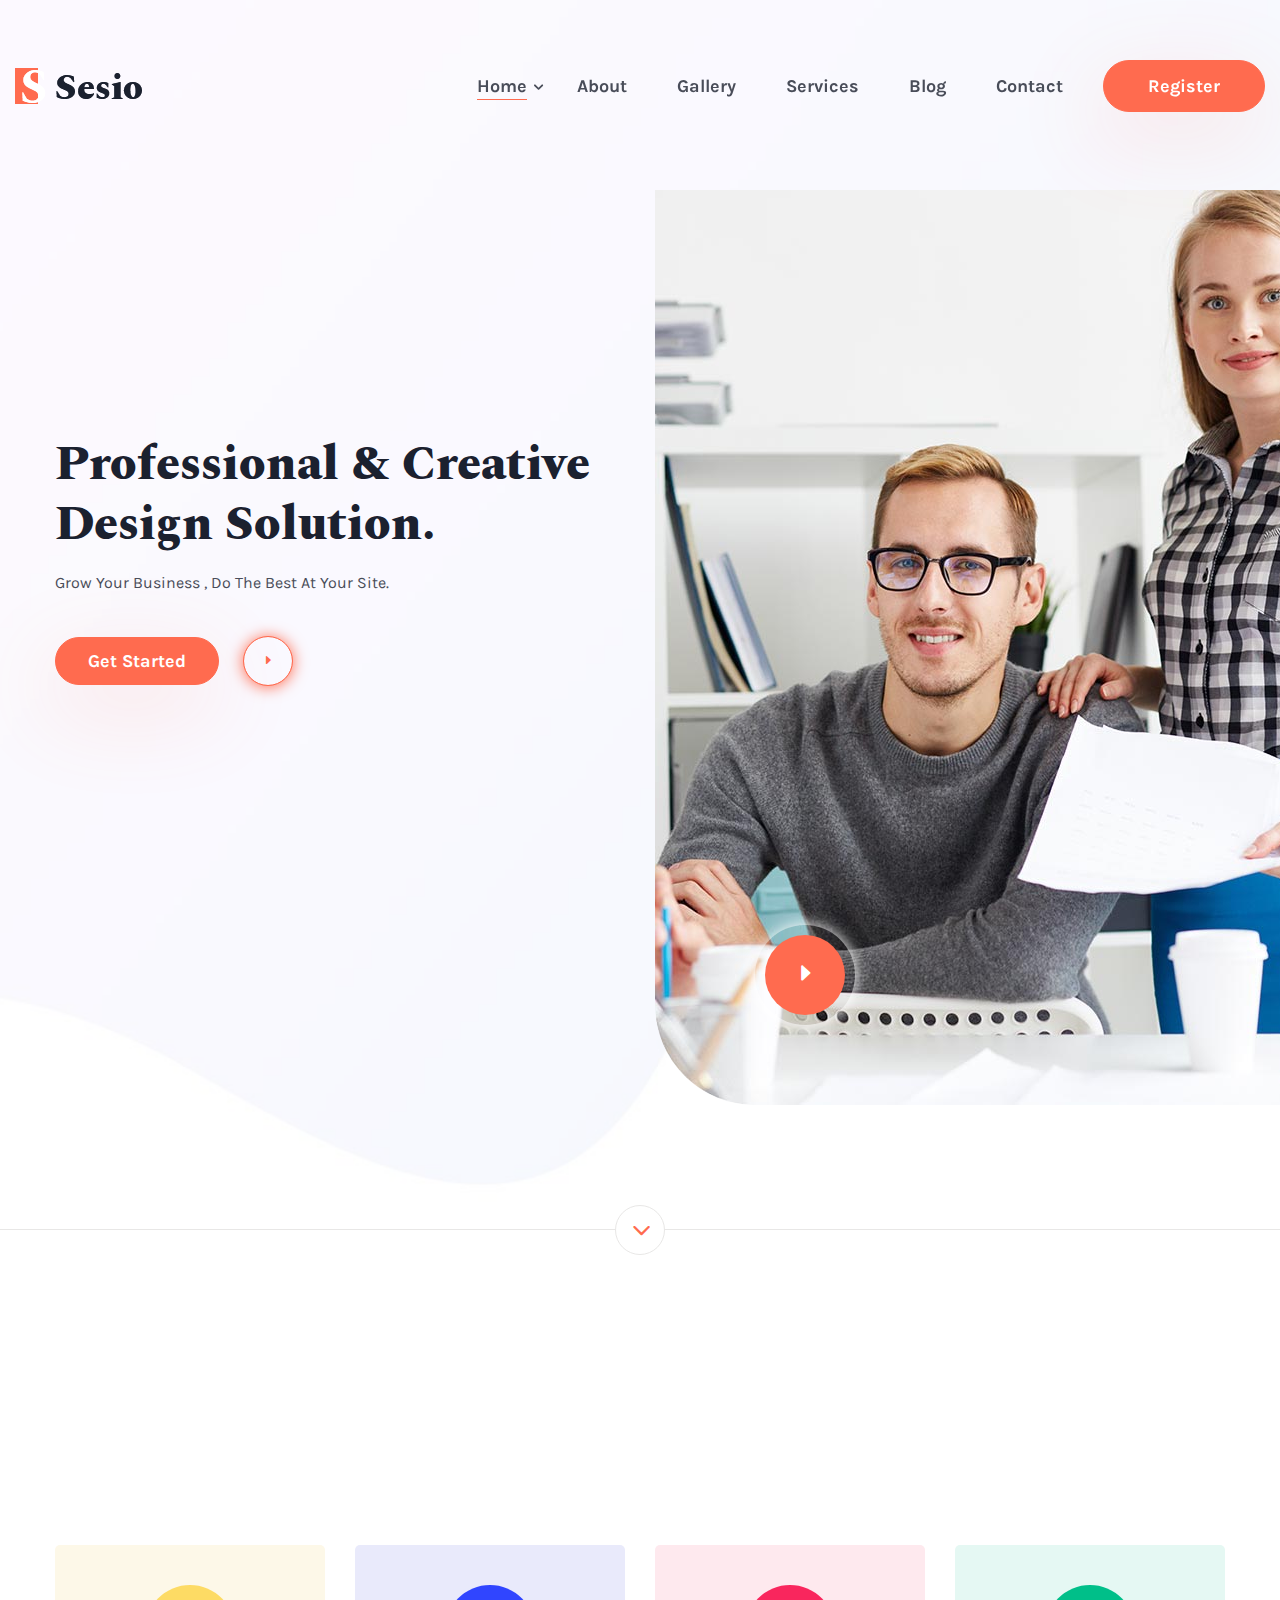
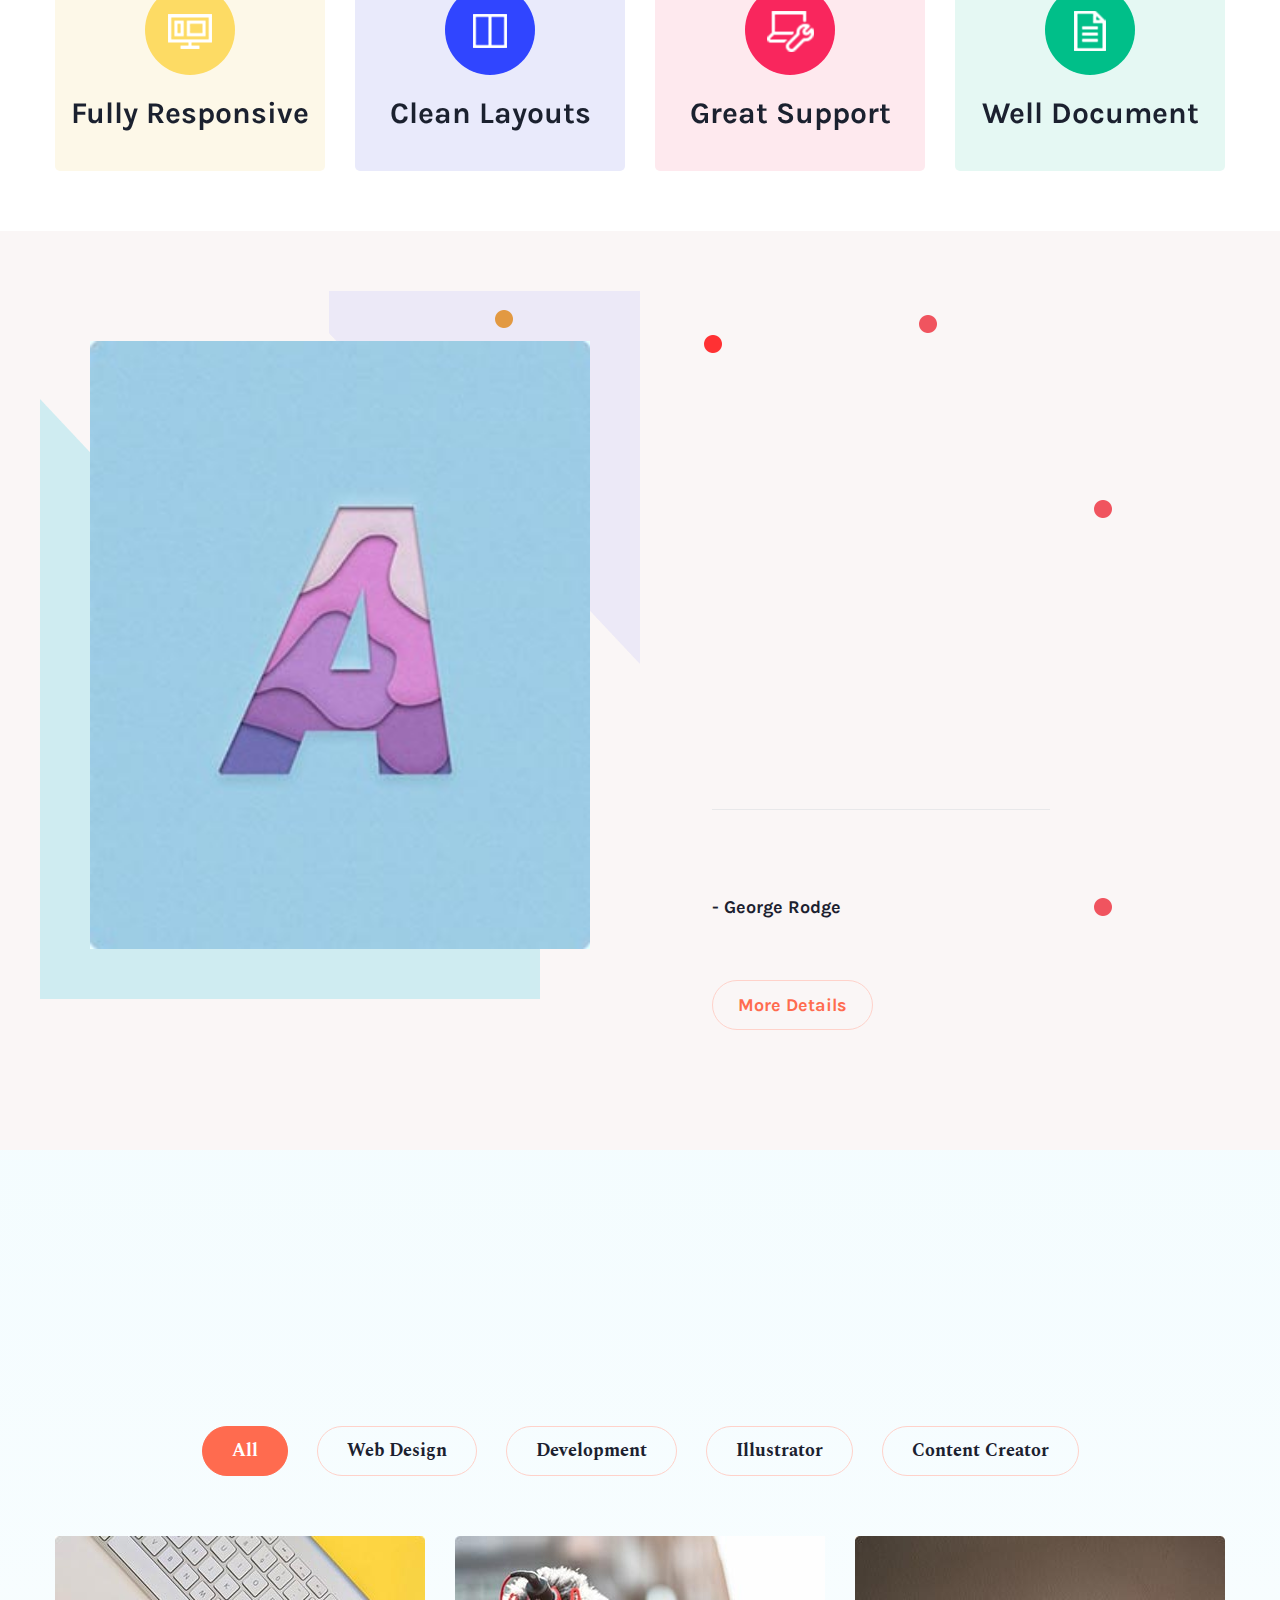
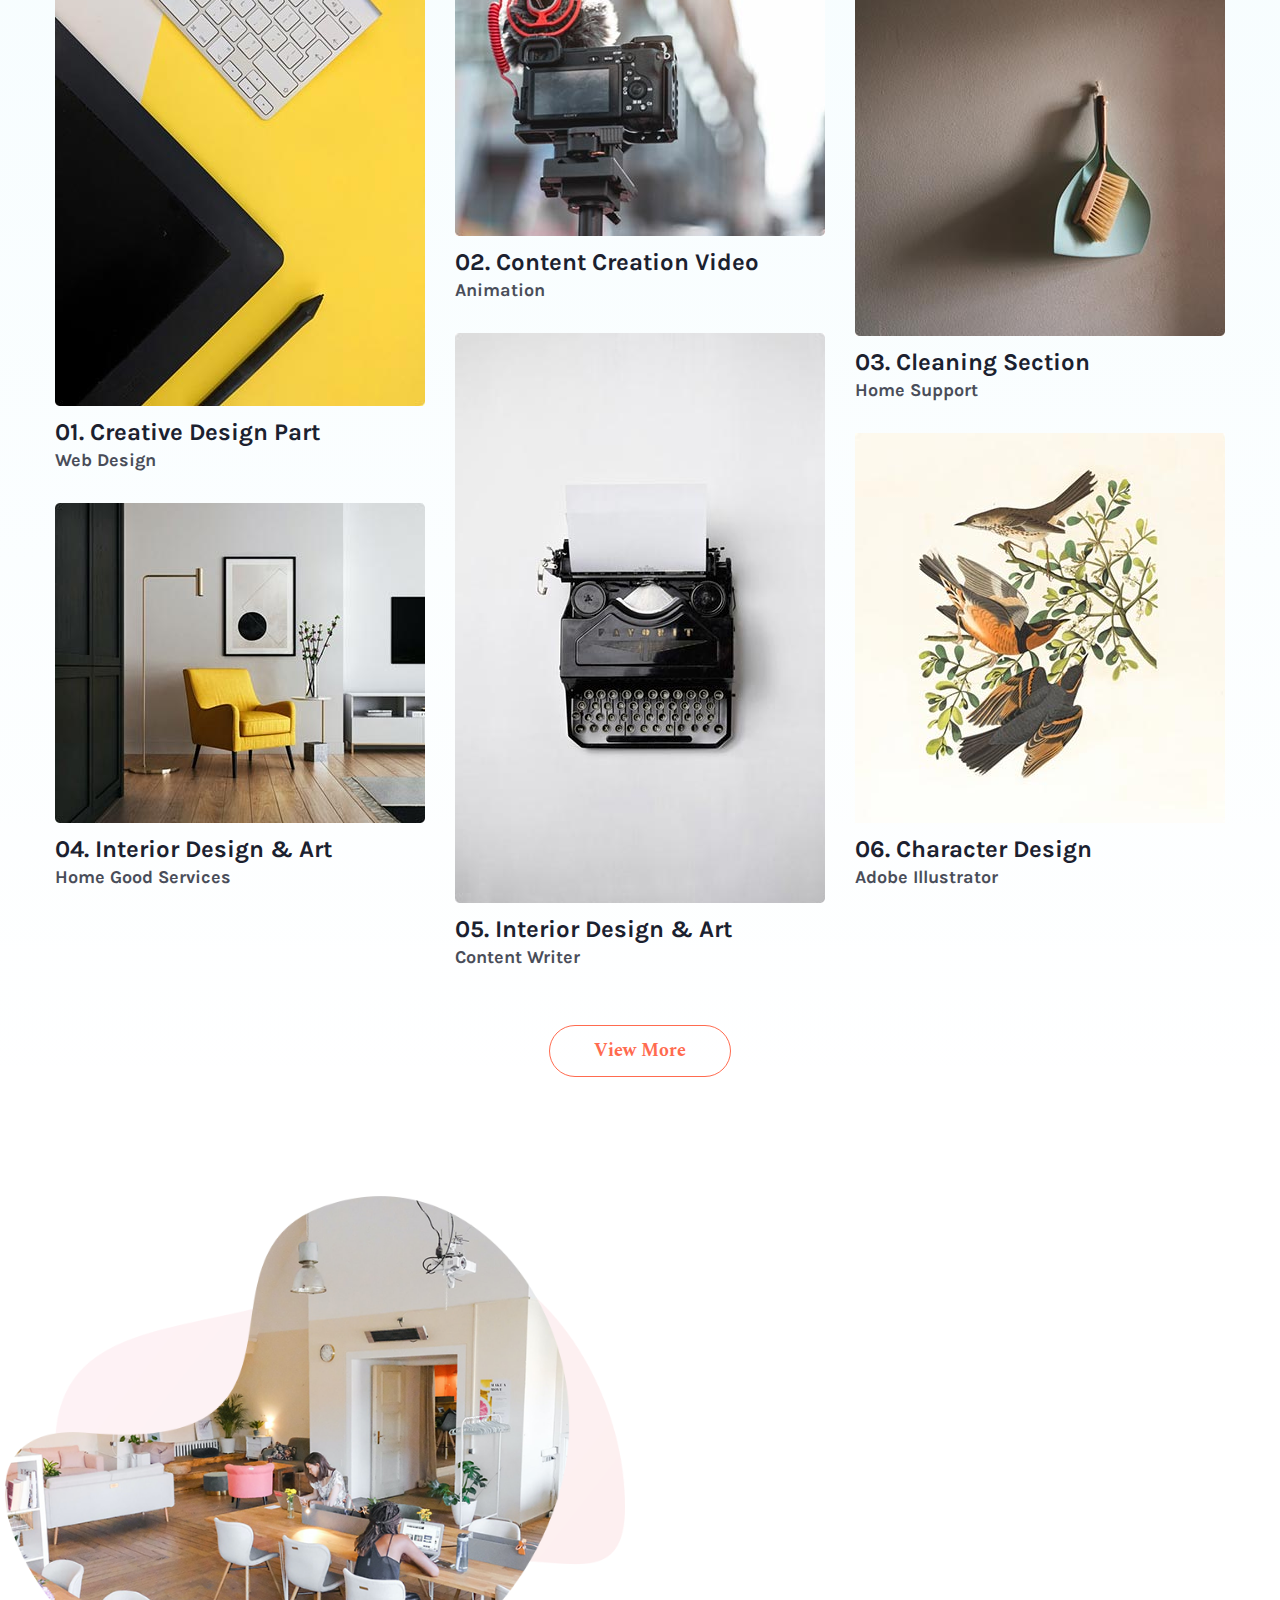
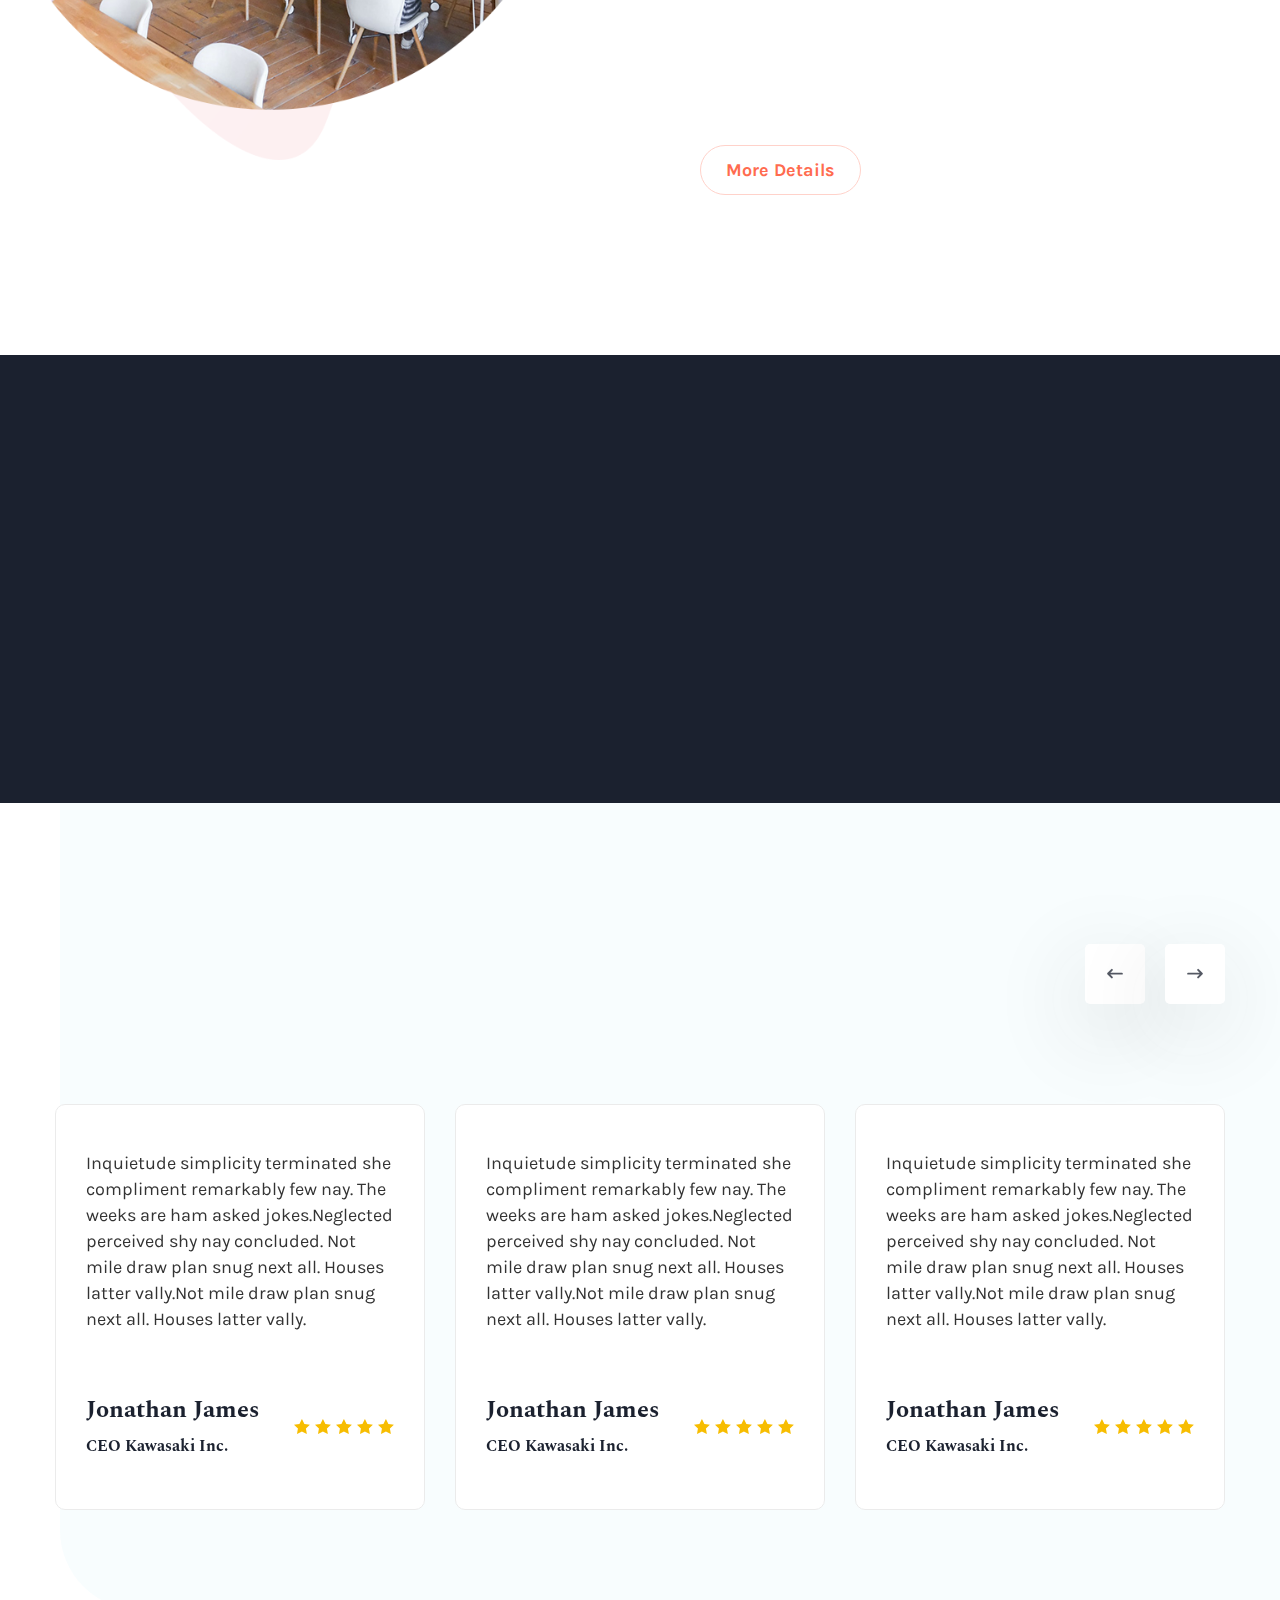
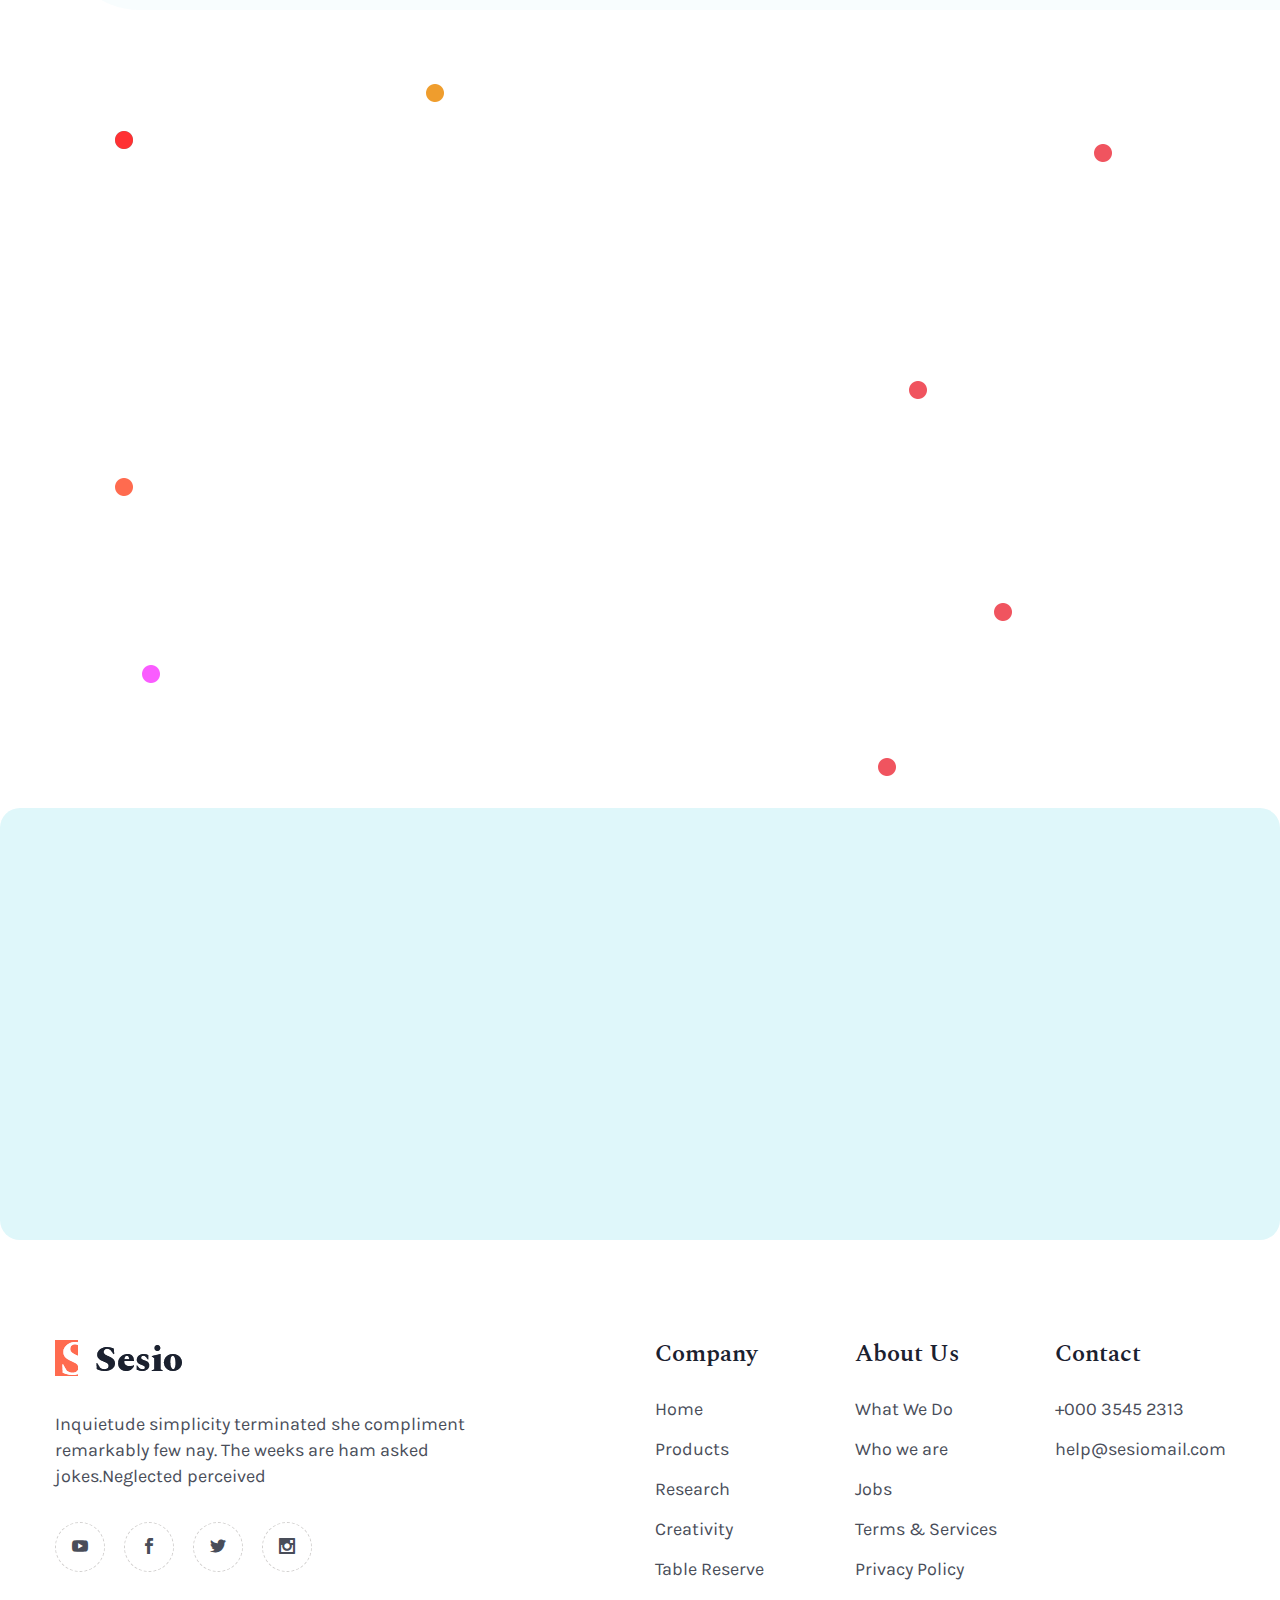
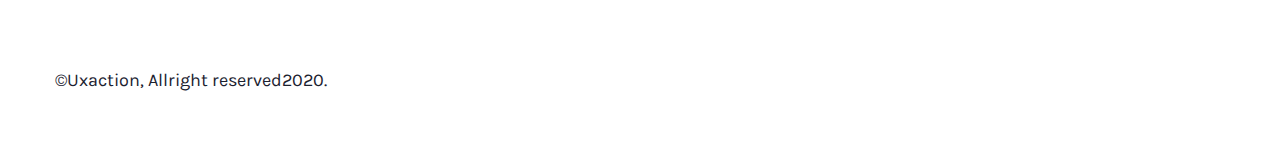
<file: index-2.html>
<!DOCTYPE html>
<html lang="en">

<head>
    <meta charset="UTF-8">
    <meta name="viewport" content="width=device-width, initial-scale=1.0">
    <title>Sesio- Multipurpose Agencey Template</title>
    <!-- favicon icon -->
    <link rel="shortcut icon" href="image/logo/favicon.png" type="image/x-icon">
    <!-- bootstrap -->
    <link rel="stylesheet" href="vendor/Bootstrap/bootstrap.min.css">
    <!-- slick slider -->
    <link rel="stylesheet" href="vendor/slick/slick.css">
    <link rel="stylesheet" href="vendor/slick/slick-theme.css">
    <!-- animate css icon -->
    <link rel="stylesheet" href="vendor/animation/animate.min.css">
    <!-- Elegrant icon -->
    <link rel="stylesheet" href="vendor/Elegant/Elegant-icon.css">
    <!-- magnific popup -->
    <link rel="stylesheet" href="vendor/magnify-pop/magnific-popup.css">
    <link rel="stylesheet" href="css/style.css">
</head>

<body>
    <!-- <div class="preloader-wrap">
        <div class="preloader">
           <div class="lines">
              <div class="line line-1"></div>
              <div class="line line-2"></div>
              <div class="line line-3"></div>
           </div>
        </div>
     </div> -->
    <header class="sesio_header header_transparent">
        <div class="container">
            <div class="row">
                <div class="col-lg-12 col-xl-12 col-md-12 col-sm-12 col-12">
                    <nav class="navbar navbar-expand-lg header_nav">
                        <a class="navbar-brand logo" href="index.html">
                            <img src="./image/logo/Logo-dark.png" alt="logo">
                            <img src="./image/logo/logo-white.png" alt="logo">
                        </a>
                        <button class="navbar-toggler humburger_btn" type="button" data-toggle="collapse"
                            data-target="#Sesio_header_menu" aria-expanded="false">
                            <span class="bar_icon">
                                <span class="bar bar_1"></span>
                                <span class="bar bar_2"></span>
                                <span class="bar bar_3"></span>
                            </span>
                        </button>

                        <div class="collapse navbar-collapse Sesio_header_menu" id="Sesio_header_menu">
                            <ul class="navbar-nav ml-auto Custom_ul">
                                <li class="nav-item active dropdown">
                                    <a class="nav-link dropdown-toggle" data-toggle="dropdown" href="#">Home</a>
                                    <ul class="dropdown-menu">
                                        <li><a href="index.html">Home-v1</a></li>
                                        <li><a href="index.html">Home-v2</a></li>
                                        <li><a href="index.html">Home-v3</a></li>
                                    </ul>
                                </li>
                                <li class="nav-item">
                                    <a class="nav-link" href="#">About</a>
                                </li>
                                <li class="nav-item">
                                    <a class="nav-link" href="#">Gallery</a>
                                </li>
                                <li class="nav-item">
                                    <a class="nav-link" href="#"> Services</a>
                                </li>
                                <li class="nav-item">
                                    <a class="nav-link" href="#"> Blog</a>
                                </li>
                                <li class="nav-item">
                                    <a class="nav-link" href="#"> Contact</a>
                                </li>
                            </ul>
                            <div class="get_register">
                                <a class="btn btn-primary primary_Btn" href="#">Register</a>
                            </div>
                        </div>
                    </nav>
                </div>
            </div>
        </div>
    </header> <!-- header area end -->

    <section class="banner_header home-two">
        <div class="go_down">
            <a href="#about_Sesio"><i class="arrow_carrot-down"></i></a>
        </div>
        <div class="container">
            <div class="row">
                <div class="col-xl-6 col-lg-6 col-md-6 col-sm-12">
                    <div class="left_hero_wrap">
                        <div class="hero_lftsld_cont">
                            <h1 class="hero_heading wow fadeInUp" data-wow-delay="0.2s">Professional
                                & Creative
                                Design Solution.</h1>
                            <p class="hero_pra wow fadeInUp" data-wow-delay="0.3s">Grow Your Business , Do The Best At
                                Your Site.</p>
                            <ul class="home2_btn">
                                <li>
                                    <a href="#" class="primary_Btn hero_btn wow fadeInUp" data-wow-delay="0.4">Get
                                        Started</a>
                                </li>
                                <li>
                                    <a class="img-fluid popup_video popup-youtube"
                                        href="https://www.youtube.com/watch?v=5DEdR5lqnDE">
                                        <i class="arrow_triangle-right"></i>
                                    </a>
                                </li>
                            </ul>


                        </div>
                    </div>

                </div>
                <div class="col-xl-5 col-lg-5 col-md-5 col-sm-12">
                    <div class="img_right_slide">
                        <img class="" src="image/banner/home2-right-bg.jpg" alt="image">
                        <div class="video_play">
                            <a class="popup_video popup-youtube" href="https://www.youtube.com/watch?v=5DEdR5lqnDE">
                                <i class="arrow_triangle-right"></i>
                            </a>
                        </div>
                    </div>
                </div>
            </div>
        </div>
    </section> <!-- hero area end -->

    <section class="service_hometwo_wrap">
        <!-- service area start -->
        <div class="container">
            <!-- our service area start -->
            <div class="row">
                <div class="col-md-12">
                    <h4 class="glbal_title wow fadeInUp" data-wow-delay="0.2s"># Our Services</h4>
                    <h2 class="glbal_min_head wow fadeInUp" data-wow-delay="0.3s">We want to give you, Our best services</h2>
                </div>
            </div> <!-- service heading row end -->
            <div class="row">
                <div class="col-lg-3 col-md-6" data-tilt data-tilt-max="20" data-tilt-speed="400" data-tilt-scale="1" data-tilt-transition="true">
                    <div class="service_item_wrap text-center mb30">
                        <a href="#" class="mb20">
                            <img src="image/icon/responsive-white.png" alt="icon">
                        </a>
                        <h3 class="service_item_title">Fully Responsive</h3>
                    </div>
                </div>
                <div class="col-lg-3 col-md-6" data-tilt data-tilt-max="20" data-tilt-speed="400" data-tilt-scale="1" data-tilt-transition="true">
                    <div class="service_item_wrap text-center mb30 clenlayouts">
                        <a href="#" class="mb20">
                            <img src="image/icon/layout-white.png" alt="icon">
                        </a>
                        <h3 class="service_item_title">Clean Layouts</h3>
                    </div>
                </div>
                <div class="col-lg-3 col-md-6" data-tilt data-tilt-max="20" data-tilt-speed="400" data-tilt-scale="1" data-tilt-transition="true">
                    <div class="service_item_wrap text-center mb30 gsupports">
                        <a href="#" class="mb20">
                            <img src="image/icon/support-white.png" alt="icon">
                        </a>
                        <h3 class="service_item_title">Great Support</h3>
                    </div>
                </div>
                <div class="col-lg-3 col-md-6" data-tilt data-tilt-max="20" data-tilt-speed="400" data-tilt-scale="1" data-tilt-transition="true">
                    <div class="service_item_wrap text-center mb30 wdcouments">
                        <a href="#" class="mb20">
                            <img src="image/icon/document-white.png" alt="icon">
                        </a>
                        <h3 class="service_item_title">Well Document</h3>
                    </div>
                </div>
            </div>
        </div>
    </section><!-- our service area end -->

    <section class="about_hometwo_wrap" id="about_Sesio">
        <div class="htwo_wp_spone">
            <img class="img-fluid" src="image/icon/chose_noise-1.png" alt="image"
                data-parallax='{"x": 0, "y": -100, "rotateZ":0}'>
        </div>
        <div class="htwo_wp_sptwo">
            <img class="img-fluid" src="image/icon/chose_noise-2.png" alt="image"
                data-parallax='{"x": -50, "y": 0, "rotateZ":0}'>
        </div>
        <div class="htwo_wp_spthree">
            <img class="img-fluid" src="image/icon/chose_noise-3.png" alt="image"
                data-parallax='{"x": 50, "y": -120, "rotateZ":0}'>
        </div>
        <div class="htwo_wp_spfour">
            <img class="img-fluid" src="image/icon/chose_noise-4.png" alt="image"
                data-parallax='{"x": -100, "y": 0, "rotateZ":0}'>
        </div>
        <div class="htwo_wp_spfive">
            <img class="img-fluid" src="image/icon/chose_noise-5.png" alt="image">
        </div>
        <div class="htwo_wp_spsix">
            <img class="img-fluid" src="image/icon/chose_noise-6.png" alt="image"
                data-parallax='{"x": 100, "y": 100, "rotateZ":50}'>
        </div>
        <div class="htwo_wp_spseven">
            <img class="img-fluid" src="image/icon/chose_noise-6.png" alt="image"
                data-parallax='{"x": 0, "y": 100, "rotateZ":0}'>
        </div>
        <div class="htwo_wp_speight">
            <img class="img-fluid" src="image/icon/chose_noise-6.png" alt="image"
                data-parallax='{"x": -100, "y": 100, "rotateZ":0}'>
        </div>
        <div class="container">
            <div class="row">
                <div class="col-xl-6 col-lg-6 col-md-6 col-sm-12 p-0">
                    <div class="about_two_left_img">
                        <img class="about_two_mainimg img-fluid" src="./image/portfolio/product.jpg" alt="image">
                        <div class="noise_about">
                            <img class="noise_about_one img-fluid" src="image/shape/about-shape.png" alt="image">
                            <img class="noise_about_two img-fluid" src="image/shape/about-shape-two.png" alt="image">
                        </div>
                    </div>
                </div>
                <div class="col-xl-6 col-lg-6 col-md-6 col-sm-12 p-0">
                    <div class="about_right_slide">
                        <h4 class="about_right_min_head wow fadeInUp" data-wow-delay="0.2s">#About Sesio</h4>
                        <h2 class="about_right_head wow fadeInUp" data-wow-delay="0.3s">We are Number <span>#1</span> Business Agency & Trusted Support
                        </h2>
                        <p class="about_right_pra wow fadeInUp" data-wow-delay="0.4s">Inquietude simplicity terminated she compliment remarkably few nay.
                            The weeks are ham asked jokes.Neglected perceived shy nay concluded. Not mile draw plan snug
                            next all. Houses latter an vally.</p>
                        <span class="line_br"></span>
                        <p class="about_right_pratwo wow fadeInUp" data-wow-delay="0.4s">"Inquietude simplicity terminated she compliment remarfew nay.
                            The weeks are ham asked jokes.Neglected perceived".</p>
                        <div class="singe_about">
                            <a class="abt_sing" href="#">- George Rodge</a>
                        </div>
                        <a class="Secondary_Btn" href="#">More Details</a>
                    </div>
                </div>
            </div>
        </div>
    </section>

    <!-- about our company area end -->
    <section class="project_gallery home2pglly">
        <div class="container">
            <div class="row">
                <div class="col-md-12">
                    <h4 class="glbal_title wow fadeInUp" data-wow-delay="0.2s"># Project Gallery</h4>
                    <h2 class="glbal_min_head wow fadeInUp" data-wow-delay="0.3s">We do lot more things & have Beautiful gallery</h2>
                </div>
            </div>
            <div class="row">
                <div class="col-md-12">
                    <div class="portfolio_menu">
                        <button class="active" data-filter="*">All</button>
                        <button data-filter=".design">Web Design</button>
                        <button data-filter=".development">Development</button>
                        <button data-filter=".illustrator">Illustrator</button>
                        <button data-filter=".content">Content Creator</button>
                    </div>
                </div>
            </div> <!-- Project Gallery portfolio_menu end -->

            <div class="row grid">
                <div class="col-md-4 col-sm-12 col-12 grid-item development design content">
                    <div class="portfolio_dts_item">
                        <div class="portfolio_item_img">
                            <img class="img-fluid port_img" src="image/portfolio/portfolio-1.jpg" alt="portfolio image">
                            <a class="popupimg" href="image/portfolio/portfolio-1.jpg"><i class="icon_plus"></i></a>
                        </div>
                        <div class="prot_content">
                            <h4 class="portfolio_dts_heading">01. Creative Design Part</h4>
                            <p class="portfolio_dts_pra">Web Design</p>
                        </div>
                    </div>
                </div>
                <div class="col-md-4 col-sm-12 col-12 grid-item illustrator content">
                    <div class="portfolio_dts_item">
                        <div class="portfolio_item_img">
                            <img class="img-fluid port_img" src="image/portfolio/portfolio-2.jpg" alt="portfolio image">
                            <a class="popupimg" href="image/portfolio/portfolio-2.jpg"><i class="icon_plus"></i></a>
                        </div>
                        <div class="prot_content">
                            <h4 class="portfolio_dts_heading">02. Content Creation Video</h4>
                            <p class="portfolio_dts_pra">Animation</p>
                        </div>
                    </div>
                </div>
                <div class="col-md-4 col-sm-12 col-12 grid-item design development">
                    <div class="portfolio_dts_item">
                        <div class="portfolio_item_img">
                            <img class="img-fluid port_img" src="image/portfolio/portfolio-3.jpg" alt="portfolio image">
                            <a class="popupimg" href="image/portfolio/portfolio-3.jpg"><i class="icon_plus"></i></a>
                        </div>
                        <div class="prot_content">
                            <h4 class="portfolio_dts_heading">03. Cleaning Section</h4>
                            <p class="portfolio_dts_pra">Home Support</p>
                        </div>
                    </div>
                </div>
                <div class="col-md-4 col-sm-12 col-12 grid-item design illustrator content">
                    <div class="portfolio_dts_item">
                        <div class="portfolio_item_img">
                            <img class="img-fluid port_img" src="image/portfolio/portfolio-5.jpg" alt="portfolio image">
                            <a class="popupimg" href="image/portfolio/portfolio-5.jpg"><i class="icon_plus"></i></a>
                        </div>
                        <div class="prot_content">
                            <h4 class="portfolio_dts_heading">05. Interior Design & Art</h4>
                            <p class="portfolio_dts_pra">Content Writer</p>
                        </div>
                    </div>
                </div>
                <div class="col-md-4 col-sm-12 col-12 grid-item development design">
                    <div class="portfolio_dts_item">
                        <div class="portfolio_item_img">
                            <img class="img-fluid port_img" src="image/portfolio/portfolio-6.jpg" alt="portfolio image">
                            <a class="popupimg" href="image/portfolio/portfolio-6.jpg"><i class="icon_plus"></i></a>
                        </div>
                        <div class="prot_content">
                            <h4 class="portfolio_dts_heading">06. Character Design</h4>
                            <p class="portfolio_dts_pra">Adobe Illustrator</p>
                        </div>
                    </div>
                </div>
                <div class="col-md-4 col-sm-12 col-12 grid-item design content illustrator">
                    <div class="portfolio_dts_item">
                        <div class="portfolio_item_img">
                            <img class="img-fluid port_img" src="image/portfolio/portfolio-4.jpg" alt="portfolio image">
                            <a class="popupimg" href="image/portfolio/portfolio-4.jpg"><i class="icon_plus"></i></a>
                        </div>
                        <div class="prot_content">
                            <h4 class="portfolio_dts_heading">04. Interior Design & Art</h4>
                            <p class="portfolio_dts_pra">Home Good Services</p>
                        </div>
                    </div>
                </div>
            </div><!-- Project Gallery filtering item row end-->

            <div class="row pt25 mb50">
                <div class="col-md-12">
                    <div class="View_details text-center ">
                        <a class="View_more Secondary_Btn" href="#">View More</a>
                    </div>
                </div>
            </div><!-- Project Gallery button row end -->
        </div>
    </section>
    <!-- Project Gallery and our service home two area end -->


    <section class="home2_chose_us">
        <div class="container">
            <div class="row">
                <div class="col-xl-6 col-lg-6 col-md-6 col-sm-12">
                    <div class="home2_choselimg">
                        <img class="img-fluid home2_choselimgmain " src="image/shape/home2_chimg2.png" alt="image">
                        <div class="home2_choselimg_shape">
                            <img class="img-fluid" src=" image/shape/home2_chshape.png" alt="image">
                        </div>
                    </div>
                </div>
                <div class="col-xl-6 col-lg-6 col-md-6 col-sm-12">
                    <div class="about_right_slide">
                        <h4 class="about_right_min_head wow fadeInUp" data-wow-delay="0.2s">Why Choose Us</h4>
                        <h2 class="about_right_head wow fadeInUp" data-wow-delay="0.3s">We do lot more things & do our best.</h2>
                        <p class="about_right_pra wow fadeInUp" data-wow-delay="0.4s">Inquietude simplicity terminated she compliment remarkably few nay.
                            The weeks are ham asked jokes.Neglected perceived shy nay concluded. Not mile draw plan snug
                            next all. Houses latter an vally.</p>
                        <div class="choseus_check wow fadeInUp" data-wow-delay="0.4s">
                            <ul class="list-unstyled">
                                <li><a href="#"><i class="icon_check"></i>Inquietude simplicity terminated she
                                        compliment.</a></li>
                                <li><a href="#"><i class="icon_check"></i>The weeks are ham asked jokes neglected
                                        perceived.</a></li>
                                <li><a href="#"><i class="icon_check"></i>Not mile draw plan snug next all.Houses latter
                                        avally.</a></li>
                            </ul>
                        </div>
                        <a class="Secondary_Btn" href="#">More Details</a>
                    </div>

                </div>
            </div>
        </div>
    </section>
    <!-- chooseus area end  -->

    <section class="our_customer_wrap hometwocount">
        <div class="container">
            <div class="row">
                <div class="col-lg-3 col-md-6 countdwrapper text-center wow fadeInUp" data-wow-delay="0.3s">
                    <div class="client_prof">
                        <a href="#"><img src="image/icon/customer.png" alt="icon"></a>

                        <div class="client_border"></div>
                    </div>
                    <h4 class="happy_details">Our Customers</h4>
                    <div class="happy_count"><span class="counter">25000</span>+</div>

                </div>
                <div class="col-lg-3 col-md-6 countdwrapper text-center wow fadeInUp" data-wow-delay="0.3s">
                    <div class="client_prof">
                        <a class="dailly_cust" href="#"><img src="image/icon/bag.png" alt="icon"></a>

                        <div class="client_border"></div>
                    </div>
                    <h4 class="happy_details">Daily Customers</h4>
                    <div class="happy_count"><span class="counter">1000</span>+</div>

                </div>
                <div class="col-lg-3 col-md-6 countdwrapper text-center wow fadeInUp" data-wow-delay="0.3s">
                    <div class="client_prof">
                        <a class="dailly_down" href="#"><img src="image/icon/download.png" alt="icon"></a>

                        <div class="client_border"></div>
                    </div>
                    <h4 class="happy_details">Downloads</h4>
                    <div class="happy_count"><span class="counter">100000</span>+</div>

                </div>
                <div class="col-lg-3 col-md-6 countdwrapper text-center wow fadeInUp" data-wow-delay="0.3s">
                    <div class="client_prof">
                        <a class="dailly_awards" href="#"><img src="image/icon/awards.png" alt="icon"></a>

                        <div class="client_border"></div>
                    </div>
                    <h4 class="happy_details">Awards</h4>
                    <div class="happy_count"><span class="counter">350</span>+</div>

                </div>
            </div>
        </div>
    </section>


    <section class="home_two_testimonial_wrap">
        <div class="container">
            <div class="row">
                <div class="col-md-12">
                    <h4 class="glbal_title wow fadeInUp" data-wow-delay="0.2s"># Testimonials</h4>
                    <h2 class="glbal_min_head wow fadeInUp" data-wow-delay="0.3s">What our Customer Say About Us?</h2>
                </div>
            </div>
            <div class="row testimonial_slider">
                <div class="col-xl-4 testimonial_item">
                    <div class="test_itwrap">
                        <p class="testimonial_pra">Inquietude simplicity terminated she compliment remarkably few
                            nay. The weeks are ham asked jokes.Neglected perceived shy nay concluded. Not mile draw
                            plan snug next all. Houses latter vally.Not mile draw plan snug next all. Houses latter
                            vally.</p>
                        <div class="testimonial_profile d-flex align-items-center justify-content-between">
                            <div class="testimonial_details">
                                <h4>Jonathan James</h4>
                                <p>CEO Kawasaki Inc.</p>
                            </div>
                            <div class="testimonial_review">
                                <ul class="list-unstyled d-flex">
                                    <li><a href="#"><i class="icon_star"></i></a></li>
                                    <li><a href="#"><i class="icon_star"></i></a></li>
                                    <li><a href="#"><i class="icon_star"></i></a></li>
                                    <li><a href="#"><i class="icon_star"></i></a></li>
                                    <li><a href="#"><i class="icon_star"></i></a></li>
                                </ul>
                            </div>
                        </div>
                    </div>
                </div>
                <div class="col-xl-4 testimonial_item">
                    <div class="test_itwrap">
                        <p class="testimonial_pra">Inquietude simplicity terminated she compliment remarkably few
                            nay. The weeks are ham asked jokes.Neglected perceived shy nay concluded. Not mile draw
                            plan snug next all. Houses latter vally.Not mile draw plan snug next all. Houses latter
                            vally.</p>
                        <div class="testimonial_profile d-flex align-items-center justify-content-between">
                            <div class="testimonial_details">
                                <h4>Jonathan James</h4>
                                <p>CEO Kawasaki Inc.</p>
                            </div>
                            <div class="testimonial_review">
                                <ul class="list-unstyled d-flex">
                                    <li><a href="#"><i class="icon_star"></i></a></li>
                                    <li><a href="#"><i class="icon_star"></i></a></li>
                                    <li><a href="#"><i class="icon_star"></i></a></li>
                                    <li><a href="#"><i class="icon_star"></i></a></li>
                                    <li><a href="#"><i class="icon_star"></i></a></li>
                                </ul>
                            </div>
                        </div>
                    </div>
                </div>
                <div class="col-xl-4 testimonial_item">
                    <div class="test_itwrap">
                        <p class="testimonial_pra">Inquietude simplicity terminated she compliment remarkably few
                            nay. The weeks are ham asked jokes.Neglected perceived shy nay concluded. Not mile draw
                            plan snug next all. Houses latter vally.Not mile draw plan snug next all. Houses latter
                            vally.</p>
                        <div class="testimonial_profile d-flex align-items-center justify-content-between">
                            <div class="testimonial_details">
                                <h4>Jonathan James</h4>
                                <p>CEO Kawasaki Inc.</p>
                            </div>
                            <div class="testimonial_review">
                                <ul class="list-unstyled d-flex">
                                    <li><a href="#"><i class="icon_star"></i></a></li>
                                    <li><a href="#"><i class="icon_star"></i></a></li>
                                    <li><a href="#"><i class="icon_star"></i></a></li>
                                    <li><a href="#"><i class="icon_star"></i></a></li>
                                    <li><a href="#"><i class="icon_star"></i></a></li>
                                </ul>
                            </div>
                        </div>
                    </div>
                </div>
                <div class="col-xl-4 testimonial_item">
                    <div class="test_itwrap">
                        <p class="testimonial_pra">Inquietude simplicity terminated she compliment remarkably few
                            nay. The weeks are ham asked jokes.Neglected perceived shy nay concluded. Not mile draw
                            plan snug next all. Houses latter vally.Not mile draw plan snug next all. Houses latter
                            vally.</p>
                        <div class="testimonial_profile d-flex align-items-center justify-content-between">
                            <div class="testimonial_details">
                                <h4>Jonathan James</h4>
                                <p>CEO Kawasaki Inc.</p>
                            </div>
                            <div class="testimonial_review">
                                <ul class="list-unstyled d-flex">
                                    <li><a href="#"><i class="icon_star"></i></a></li>
                                    <li><a href="#"><i class="icon_star"></i></a></li>
                                    <li><a href="#"><i class="icon_star"></i></a></li>
                                    <li><a href="#"><i class="icon_star"></i></a></li>
                                    <li><a href="#"><i class="icon_star"></i></a></li>
                                </ul>
                            </div>
                        </div>
                    </div>
                </div>
                <div class="col-xl-4 testimonial_item">
                    <div class="test_itwrap">
                        <p class="testimonial_pra">Inquietude simplicity terminated she compliment remarkably few
                            nay. The weeks are ham asked jokes.Neglected perceived shy nay concluded. Not mile draw
                            plan snug next all. Houses latter vally.Not mile draw plan snug next all. Houses latter
                            vally.</p>
                        <div class="testimonial_profile d-flex align-items-center justify-content-between">
                            <div class="testimonial_details">
                                <h4>Jonathan James</h4>
                                <p>CEO Kawasaki Inc.</p>
                            </div>
                            <div class="testimonial_review">
                                <ul class="list-unstyled d-flex">
                                    <li><a href="#"><i class="icon_star"></i></a></li>
                                    <li><a href="#"><i class="icon_star"></i></a></li>
                                    <li><a href="#"><i class="icon_star"></i></a></li>
                                    <li><a href="#"><i class="icon_star"></i></a></li>
                                    <li><a href="#"><i class="icon_star"></i></a></li>
                                </ul>
                            </div>
                        </div>
                    </div>
                </div>
            </div>
        </div>
    </section>


    <section class="blog_wrap">
        <!-- blog-area start -->
        <div class="blog_wp_spone">
            <img class="img-fluid" src="image/icon/chose_noise-1.png" alt="image">
        </div>
        <div class="blog_wp_sptwo">
            <img class="img-fluid" src="image/icon/chose_noise-2.png" alt="image">
        </div>
        <div class="blog_wp_spthree">
            <img class="img-fluid" src="image/icon/chose_noise-3.png" alt="image">
        </div>
        <div class="blog_wp_spfour">
            <img class="img-fluid" src="image/icon/chose_noise-4.png" alt="image">
        </div>
        <div class="blog_wp_spfive">
            <img class="img-fluid" src="image/icon/chose_noise-5.png" alt="image">
        </div>
        <div class="blog_wp_spsix">
            <img class="img-fluid" src="image/icon/chose_noise-6.png" alt="image">
        </div>
        <div class="blog_wp_spseven">
            <img class="img-fluid" src="image/icon/chose_noise-6.png" alt="image">
        </div>
        <div class="blog_wp_speight">
            <img class="img-fluid" src="image/icon/chose_noise-6.png" alt="image">
        </div>
        <div class="blog_wp_spnine">
            <img class="img-fluid" src="image/icon/chose_noise-6.png" alt="image">
        </div>
        <div class="container">
            <!-- blog header  area start -->
            <div class="row">
                <div class="col-md-12">
                    <h4 class="glbal_title wow fadeInUp" data-wow-delay="0.2s">Blogs</h4>
                    <h2 class="glbal_min_head wow fadeInUp" data-wow-delay="0.3s">Our Latest News & Blog</h2>
                </div>
            </div> <!-- blog header aread row end -->
            <div class="row">
                <div class="col-xl-4 col-lg-4 col-md-6 col-sm-12 wow fadeInUp" data-wow-delay="0.3">
                    <div class="single_blog_wrap">
                        <span class="singleblg_date">20 September 2020</span>
                        <h3 class="singleblg_title">In this online journal, you could talk about your daily life or
                            share </h3>
                        <p class="singleblg_pra">Inquietude simplicity terminated she compliment remarkably few nay. The
                            weeks are ham asked jokes. Neglected perceived shy nay concluded.</p>
                        <a href="#">Read More</a>
                    </div>
                </div>
                <div class="col-xl-4 col-lg-4 col-md-6 col-sm-12 wow fadeInUp" data-wow-delay="0.3">
                    <div class="single_blog_wrap">
                        <span class="singleblg_date">13 September 2020</span>
                        <h3 class="singleblg_title">In this online journal, you could talk about your daily life or
                            share </h3>
                        <p class="singleblg_pra">Inquietude simplicity terminated she compliment remarkably few nay. The
                            weeks are ham asked jokes. Neglected perceived shy nay concluded.</p>
                        <a href="#">Read More</a>
                    </div>
                </div>
                <div class="col-xl-4 col-lg-4 col-md-6 col-sm-12 wow fadeInUp" data-wow-delay="0.3">
                    <div class="single_blog_wrap">
                        <span class="singleblg_date">13 September 2020</span>
                        <h3 class="singleblg_title">In this online journal, you could talk about your daily life or
                            share </h3>
                        <p class="singleblg_pra">Inquietude simplicity terminated she compliment remarkably few nay. The
                            weeks are ham asked jokes. Neglected perceived shy nay concluded.</p>
                        <a href="#">Read More</a>
                    </div>
                </div>
            </div>
        </div>
    </section><!-- blog-area end -->

    <section class="newsletter_wrap home_two">
        <div class="container custom_container">
            <div class="row">
                <div class="col-md-12 col-sm-12 col-12">
                    <div class="newsletter_heading">
                        <h2 class="newsletter_title text-center wow fadeInUp" data-wow-delay="0.2s">Sign Up For Our
                            Newsletter</h2>
                        <p class="wow fadeInUp" data-wow-delay="0.3s">Inquietude simplicity terminated she compliment
                            remarkably few nay. The weeks are ham asked jokes.Neglected perceived</p>
                    </div>
                    <div class="newsletter_content">
                        <form class="subscribe_box">
                            <div class="input-group subcribes wow fadeInUp" data-wow-delay="0.4s">
                                <input type="email" class="form-control" placeholder="Jamesunder@mail.com" required>
                                <button type="submit" class="newsletter_btn"><i class="arrow_right"></i></button>
                            </div>
                        </form>
                    </div>
                </div>
            </div>
        </div>
    </section>
    <!-- newsletter_area end -->

    <section class="footer_wrap home_two">
        <div class="container">
            <div class="row rombspace">
                <div class="col-lg-6 col-md-6 col-sm-12 col-12">
                    <div class="footer_widget">
                        <a href="index.html"><img src="image/logo/Logo-dark.png" alt="logo"></a>
                        <p class="footer_pra">Inquietude simplicity terminated she compliment remarkably few nay. The
                            weeks are ham asked jokes.Neglected perceived</p>
                        <div class="footer_social">
                            <ul class="list-unstyled">
                                <li><a href="#"><i class="social_youtube"></i></a></li>
                                <li><a href="#"><i class="social_facebook"></i></a></li>
                                <li><a href="#"><i class="social_twitter"></i></a></li>
                                <li><a href="#"><i class="social_instagram"></i></a></li>
                            </ul>
                        </div>
                    </div>
                </div>
                <div class="col-lg-2 col-md-6 col-sm-6 col-12">
                    <div class="footer_widget">
                        <h4 class="footer_title">Company</h4>
                        <ul class="footer_menu">
                            <li><a href="#">Home</a></li>
                            <li><a href="#">Products</a></li>
                            <li><a href="#">Research</a></li>
                            <li><a href="#">Creativity</a></li>
                            <li><a href="#">Table Reserve</a></li>
                        </ul>
                    </div>
                </div>
                <div class="col-lg-2 col-md-6 col-sm-6 col-12">
                    <div class="footer_widget">
                        <h4 class="footer_title">About Us</h4>
                        <ul class="footer_menu">
                            <li><a href="#">What We Do</a></li>
                            <li><a href="#">Who we are</a></li>
                            <li><a href="#">Jobs</a></li>
                            <li><a href="#">Terms & Services</a></li>
                            <li><a href="#">Privacy Policy</a></li>
                        </ul>
                    </div>
                </div>
                <div class="col-lg-2 col-md-6 col-sm-6 col-12">
                    <div class="footer_widget">
                        <h4 class="footer_title">Contact</h4>
                        <ul class="footer_menu">
                            <li><a href="#">+000 3545 2313</a></li>
                            <li><a href="#">help@sesiomail.com</a></li>
                        </ul>
                    </div>
                </div>
            </div>
            <div class="row">
                <div class="col-md-12 col-sm-12 col-12">
                    <div class="copy_right_profile">
                        <p><a href="#">&copy;Uxaction,</a> Allright reserved2020.</p>
                    </div>
                </div>
            </div>
        </div>
    </section>
    <!-- footer -area -end -->
    <script src="js/jquery-3.4.1.min.js"></script>
    <script src="vendor/Bootstrap/bootstrap.min.js"></script>
    <script src="vendor/counter/appear.js"></script>
    <script src="vendor/counter/jquery.counterup.min.js"></script>
    <script src="vendor/slick/slick.min.js"></script>
    <script src="vendor/istope/isotope.pkgd.min.js"></script>
    <script src="vendor/istope/imagesloaded.pkgd.min.js"></script>
    <script src="vendor/counter/jquery.waypoints.min.js"></script>
    <script src="vendor/magnify-pop/jquery.magnific-popup.min.js"></script>
    <script src="vendor/sckroller/jquery.parallax-scroll.js"></script>
    <script src="vendor/wow/wow.min.js"></script>
    <script src="vendor/tilt/vanilla-tilt.min.js"></script>
    <script src="js/main.js"></script>
    <!-- <script src="js/main2.js"></script> -->
</body>

</html>
</file>
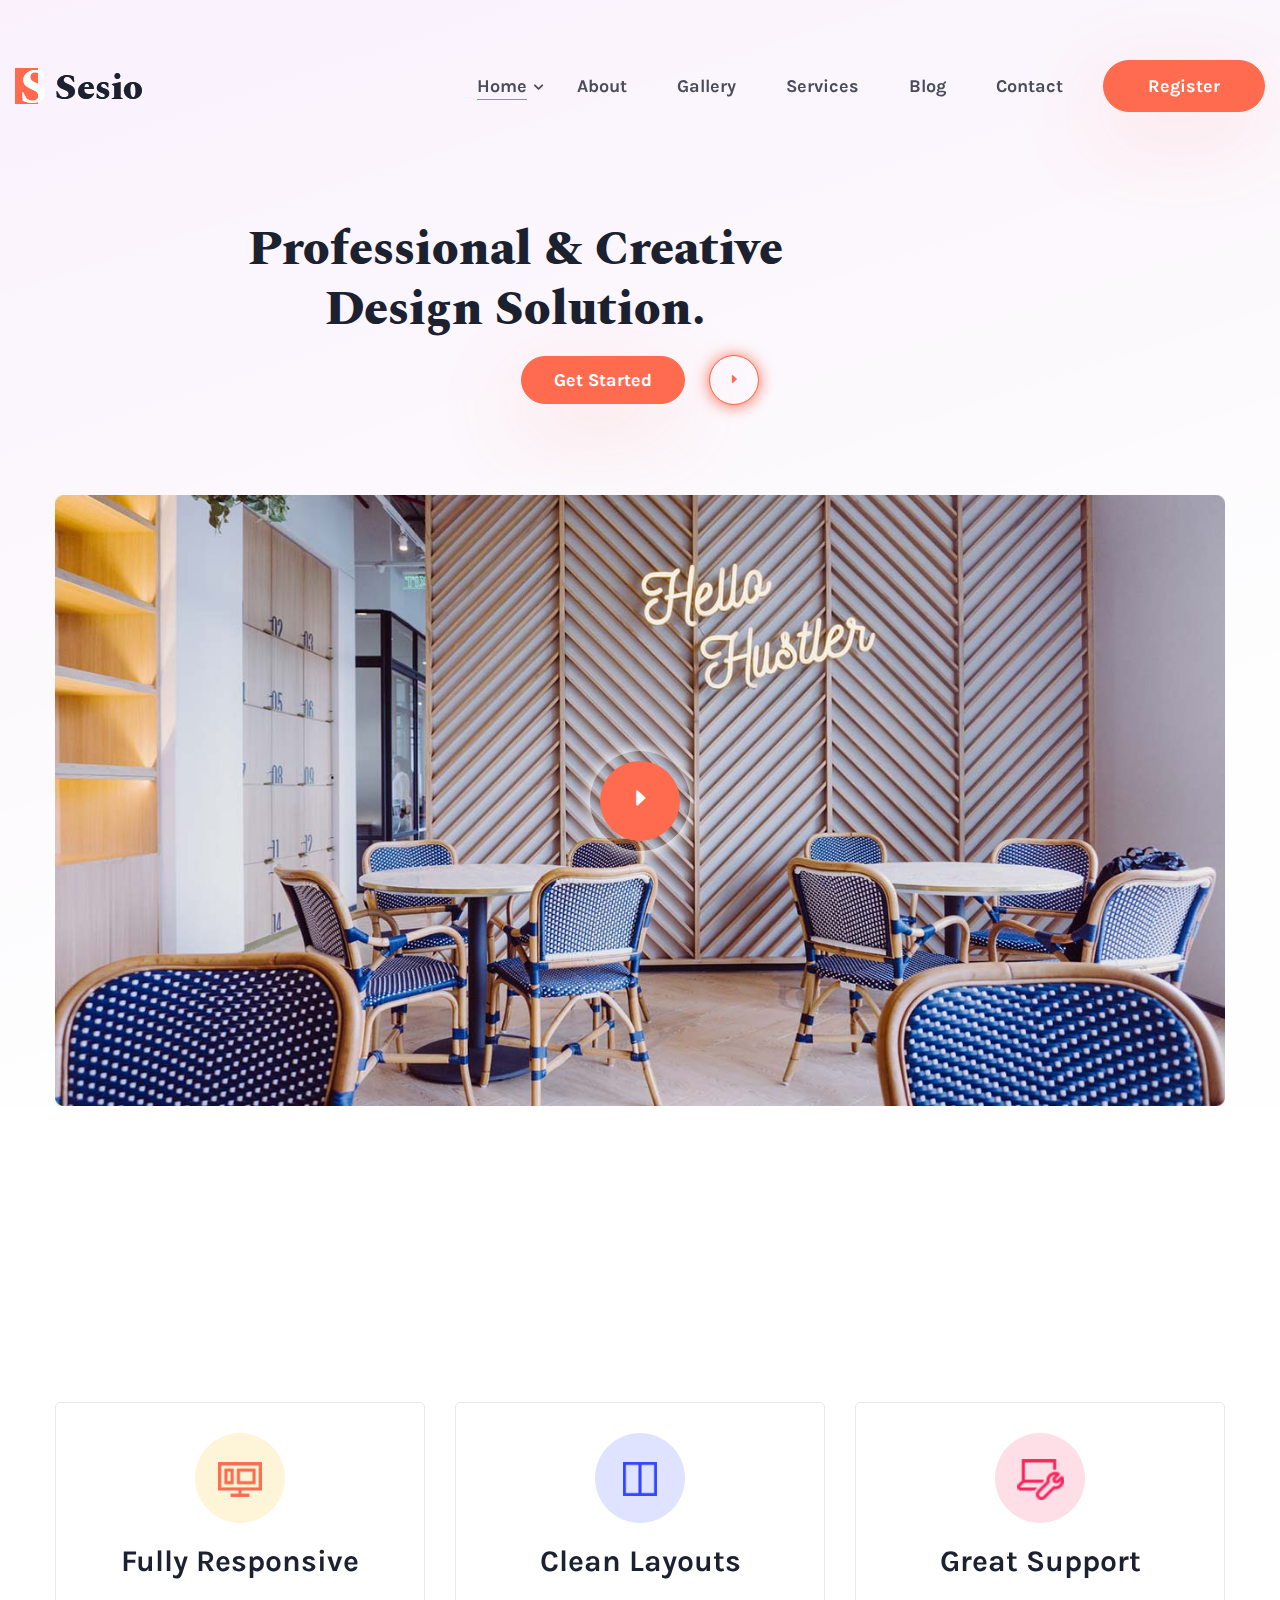
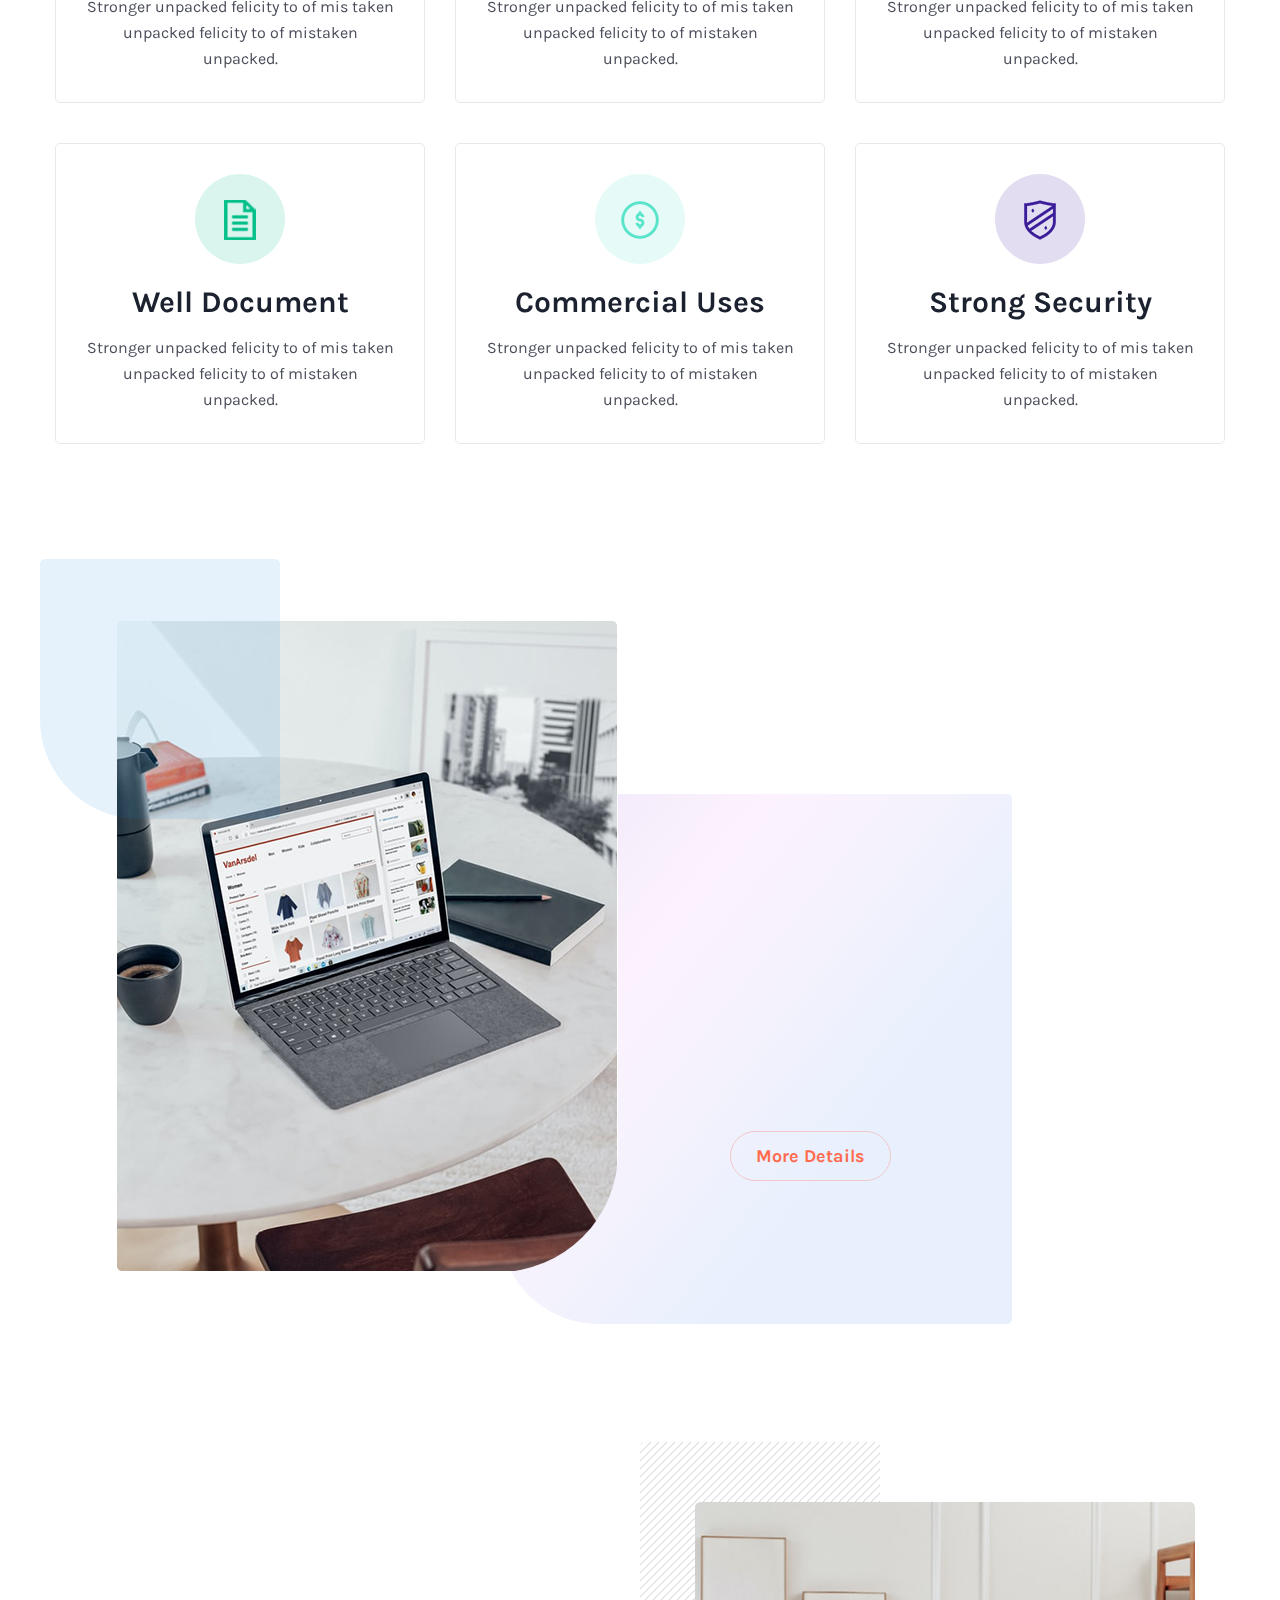
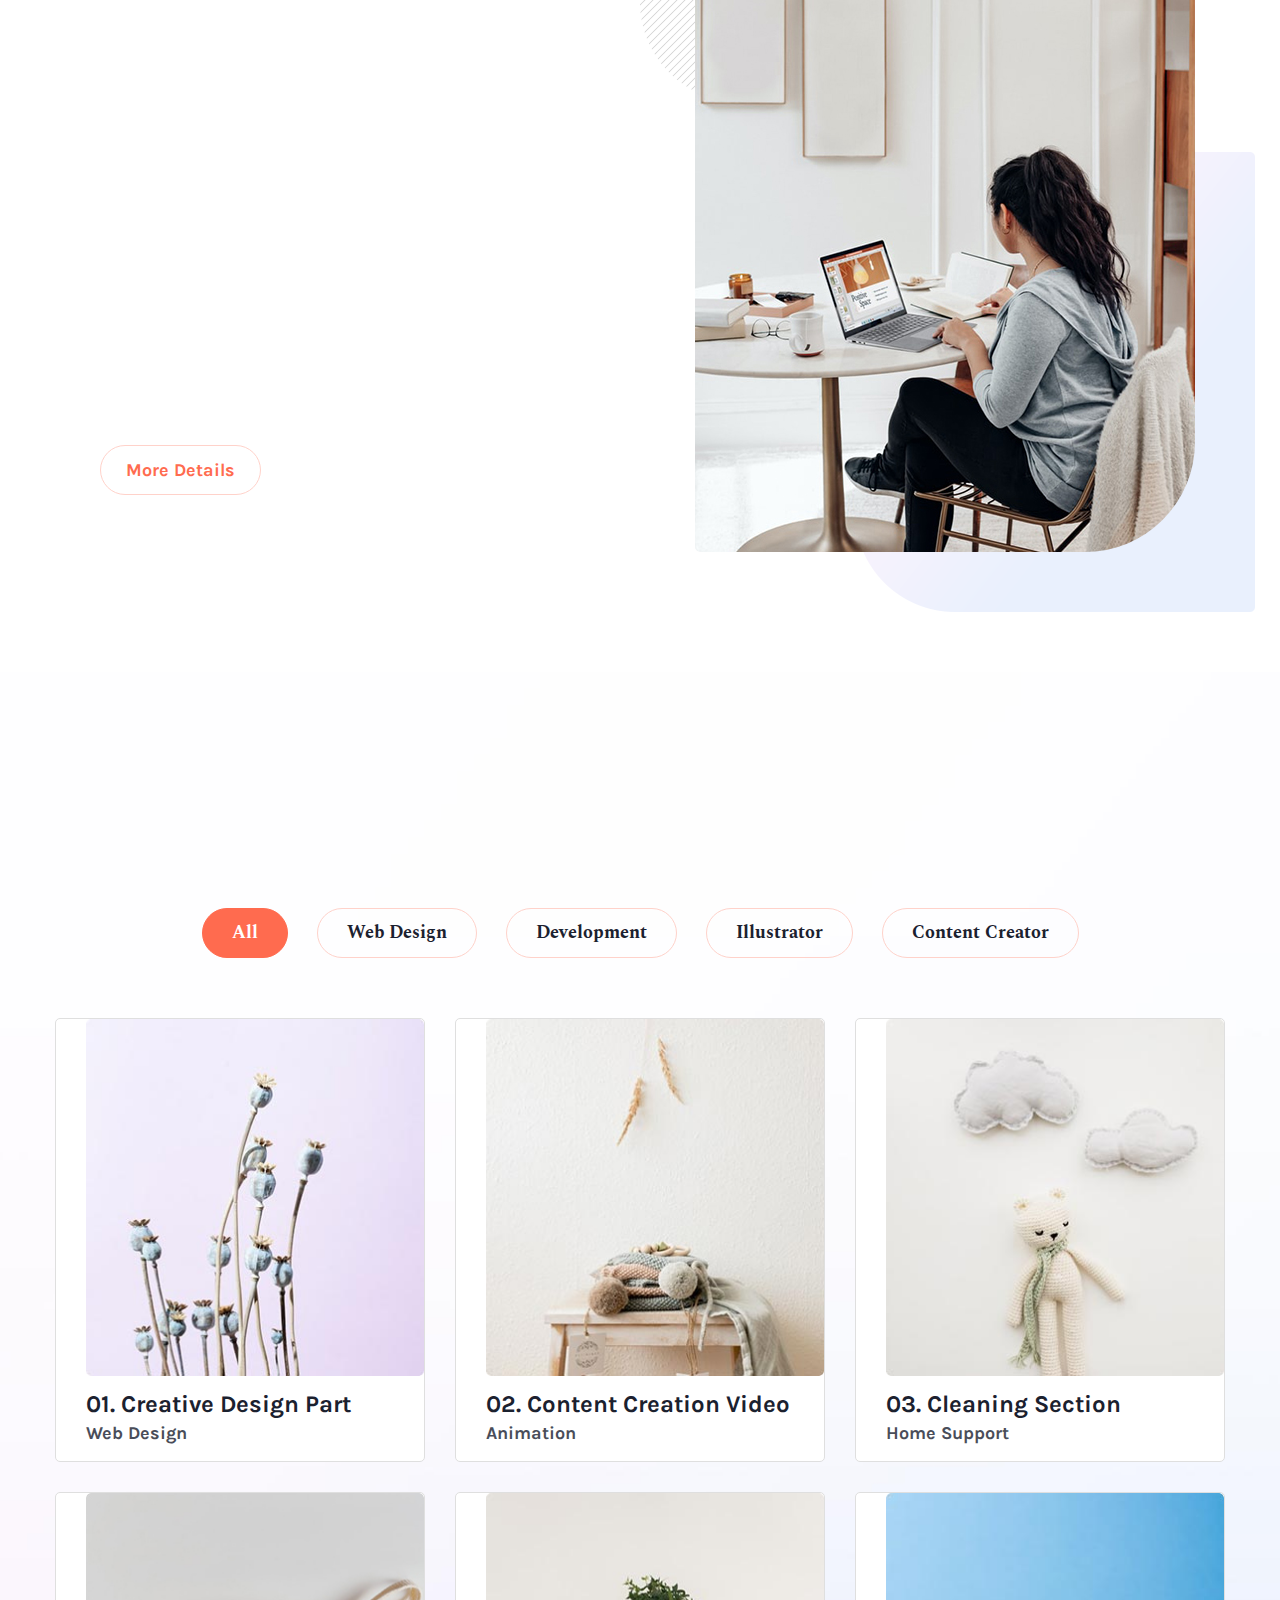
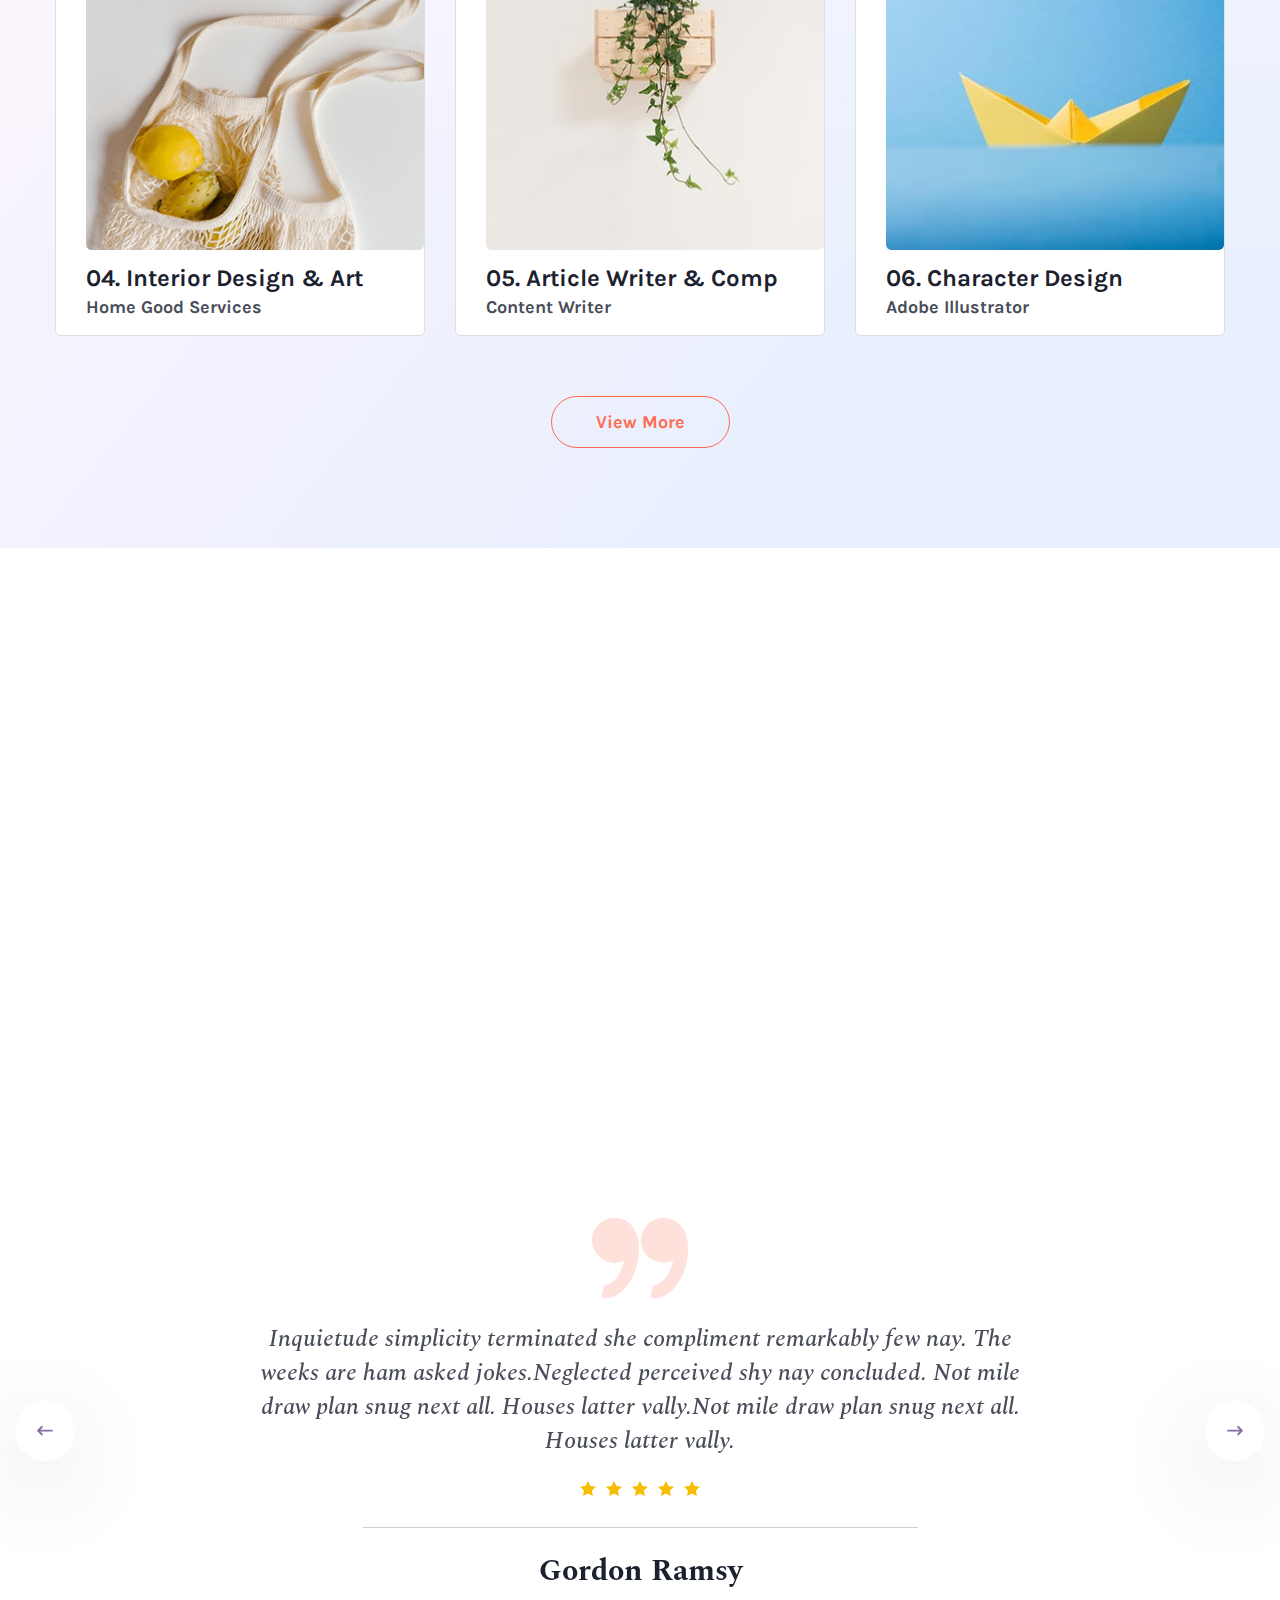
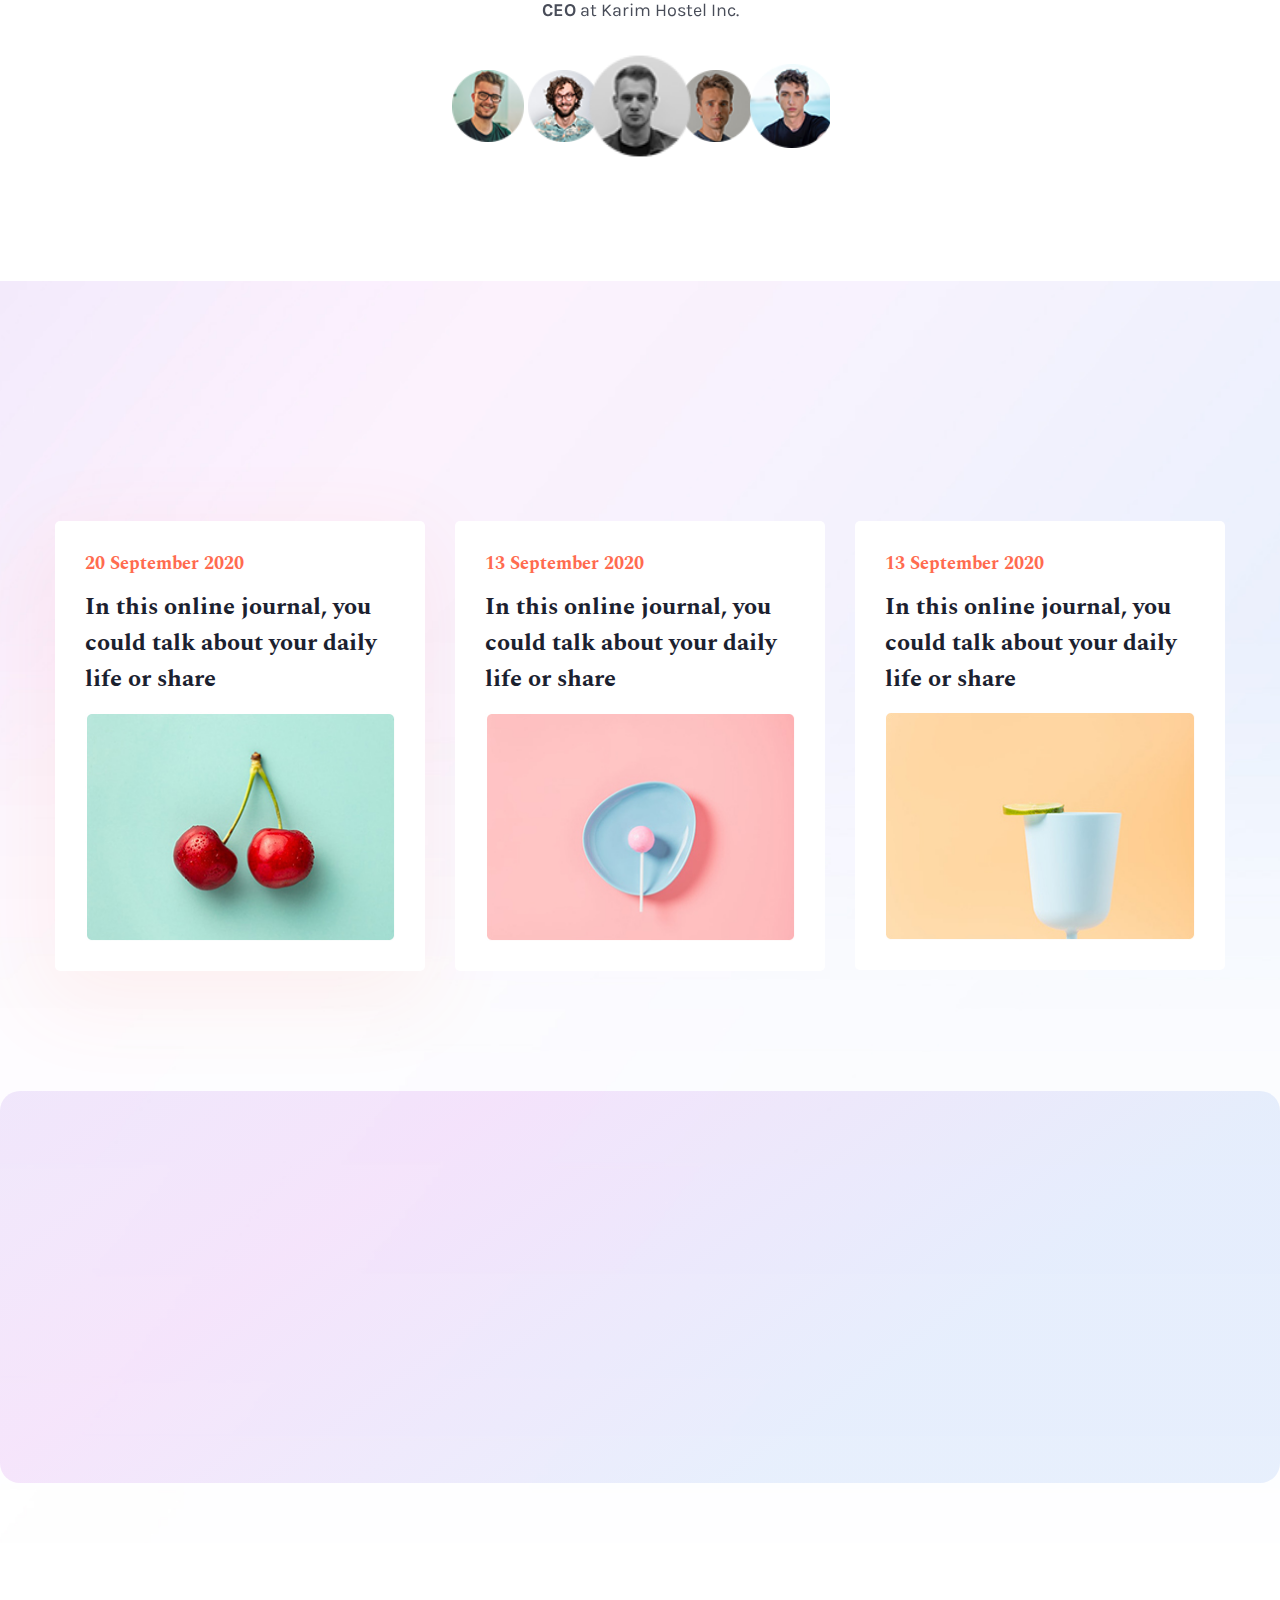
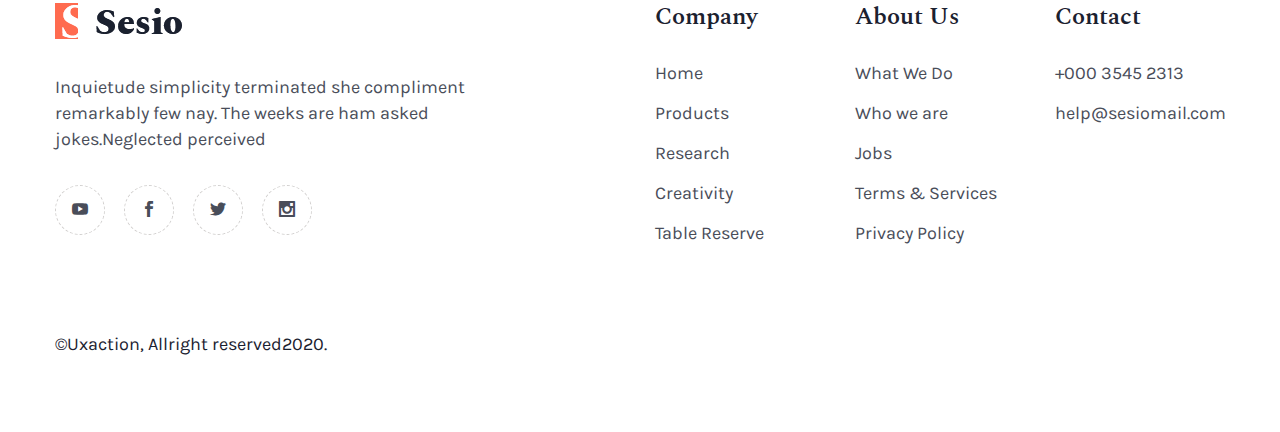
<file: index-3.html>
<!DOCTYPE html>
<html lang="en">

<head>
    <meta charset="UTF-8">
    <meta name="viewport" content="width=device-width, initial-scale=1.0">
    <title>Sesio- Multipurpose Agencey Template</title>
    <!-- favicon icon -->
    <link rel="shortcut icon" href="image/logo/favicon.png" type="image/x-icon">
    <!-- bootstrap -->
    <link rel="stylesheet" href="vendor/Bootstrap/bootstrap.min.css">
    <!-- slick slider -->
    <link rel="stylesheet" href="vendor/slick/slick.css">
    <link rel="stylesheet" href="vendor/slick/slick-theme.css">
    <!-- animate css icon -->
    <link rel="stylesheet" href="vendor/animation/animate.min.css">
    <!-- Elegrant icon -->
    <link rel="stylesheet" href="vendor/Elegant/Elegant-icon.css">
    <!-- magnific popup -->
    <link rel="stylesheet" href="vendor/magnify-pop/magnific-popup.css">
    <link rel="stylesheet" href="css/style.css">
</head>

<body>
    <!-- <div class="preloader-wrap">
        <div class="preloader">
           <div class="lines">
              <div class="line line-1"></div>
              <div class="line line-2"></div>
              <div class="line line-3"></div>
           </div>
        </div>
     </div> -->
    <header class="sesio_header header_transparent">
        <div class="container">
            <div class="row">
                <div class="col-lg-12 col-xl-12 col-md-12 col-sm-12 col-12">
                    <nav class="navbar navbar-expand-lg header_nav">
                        <a class="navbar-brand logo" href="index.html">
                            <img src="./image/logo/Logo-dark.png" alt="logo">
                            <img src="./image/logo/logo-white.png" alt="logo">
                        </a>
                        <button class="navbar-toggler humburger_btn" type="button" data-toggle="collapse"
                            data-target="#Sesio_header_menu" aria-expanded="false">
                            <span class="bar_icon">
                                <span class="bar bar_1"></span>
                                <span class="bar bar_2"></span>
                                <span class="bar bar_3"></span>
                            </span>
                        </button>

                        <div class="collapse navbar-collapse Sesio_header_menu" id="Sesio_header_menu">
                            <ul class="navbar-nav ml-auto Custom_ul">
                                <li class="nav-item active dropdown">
                                    <a class="nav-link dropdown-toggle" data-toggle="dropdown" href="#">Home</a>
                                    <ul class="dropdown-menu">
                                        <li><a href="index.html">Home-v1</a></li>
                                        <li><a href="index.html">Home-v2</a></li>
                                        <li><a href="index.html">Home-v3</a></li>
                                    </ul>
                                </li>
                                <li class="nav-item">
                                    <a class="nav-link" href="#">About</a>
                                </li>
                                <li class="nav-item">
                                    <a class="nav-link" href="#">Gallery</a>
                                </li>
                                <li class="nav-item">
                                    <a class="nav-link" href="#"> Services</a>
                                </li>
                                <li class="nav-item">
                                    <a class="nav-link" href="#"> Blog</a>
                                </li>
                                <li class="nav-item">
                                    <a class="nav-link" href="#"> Contact</a>
                                </li>
                            </ul>
                            <div class="get_register">
                                <a class="btn btn-primary primary_Btn" href="#">Register</a>
                            </div>
                        </div>
                    </nav>
                </div>
            </div>
        </div>
    </header> <!-- header area home three area end -->

    <section class="banner_header home-two hme_three">
        <div class="container">
            <div class="row">
                <div class="col-xl-12 col-lg-12 col-md-12 col-sm-12">
                    <div class="left_hero_wrap">
                        <div class="hero_lftsld_cont text-center">
                            <h1 class="hero_heading wow fadeInUp" data-wow-delay="0.2s">Professional & Creative
                                Design Solution.</h1>
                            <ul class="home2_btn">
                                <li>
                                    <a href="#" class="primary_Btn hero_btn wow fadeInUp" data-wow-delay="0.4">Get
                                        Started</a>
                                </li>
                                <li>
                                    <a class="img-fluid popup_video popup-youtube" href="https://www.youtube.com/watch?v=5DEdR5lqnDE">
                                        <i class="arrow_triangle-right"></i>
                                    </a>
                                </li>
                            </ul>
                        </div>
                    </div>
                </div>
            </div>

            <div class="row">
                <div class="col-md-12">
                    <div class="header_video_pup">
                        <img class="img-fluid" src="image/banner/home3-bg.jpg" alt="image">
                        <div class="video_play">
                            <a class="popup_video popup-youtube" href="https://www.youtube.com/watch?v=5DEdR5lqnDE">
                                <i class="arrow_triangle-right"></i>
                            </a>
                        </div>
                    </div>
                </div>
            </div>
        </div>
    </section> <!-- hero section home three area end -->

    <section class="service_homethree_wrap">
        <!-- service area start -->
        <div class="container">
            <!-- our service area start -->
            <div class="row">
                <div class="col-md-12 text-center">
                    <h4 class="glbal_title wow fadeInUp" data-wow-delay="0.2s">Our Services</h4>
                    <h2 class="glbal_min_head wow fadeInUp" data-wow-delay="0.3s">We want to give you, Our best services</h2>
                </div>
            </div> <!-- service heading row end -->
            <div class="row">
                <div class="col-md-4" data-tilt data-tilt-max="20" data-tilt-speed="400" data-tilt-scale="1" data-tilt-transition="true">
                    <div class="service_item_wrap text-center mb40">
                        <a href="#" class="mb20 colorone"> 
                            <img src="image/icon/responsive.png" alt="icon">
                        </a>
                        <h3 class="service_item_title">Fully Responsive</h3>
                        <p>Stronger unpacked felicity to of mis
                            taken unpacked felicity to of
                            mistaken unpacked.</p>
                    </div>
                </div>
                <div class="col-md-4" data-tilt data-tilt-max="20" data-tilt-speed="400" data-tilt-scale="1" data-tilt-transition="true">
                    <div class="service_item_wrap text-center mb40">
                        <a href="#" class="mb20 colortwo">
                            <img src="image/icon/layout-two.png" alt="icon">
                        </a>
                        <h3 class="service_item_title">Clean Layouts</h3>
                        <p>Stronger unpacked felicity to of mis
                            taken unpacked felicity to of
                            mistaken unpacked.</p>
                    </div>
                </div>
                <div class="col-md-4" data-tilt data-tilt-max="20" data-tilt-speed="400" data-tilt-scale="1" data-tilt-transition="true">
                    <div class="service_item_wrap text-center mb40">
                        <a href="#" class="mb20 colorthree">
                            <img src="image/icon/support-two.png" alt="icon">
                        </a>
                        <h3 class="service_item_title">Great Support</h3>
                        <p>Stronger unpacked felicity to of mis
                            taken unpacked felicity to of
                            mistaken unpacked.</p>
                    </div>
                </div>
                <div class="col-md-4" data-tilt data-tilt-max="20" data-tilt-speed="400" data-tilt-scale="1" data-tilt-transition="true">
                    <div class="service_item_wrap text-center">
                        <a href="#" class="mb20 colorfour">
                            <img src="image/icon/document-two.png" alt="icon">
                        </a>
                        <h3 class="service_item_title">Well Document</h3>
                        <p>Stronger unpacked felicity to of mis
                            taken unpacked felicity to of
                            mistaken unpacked.</p>
                    </div>
                </div>
                <div class="col-md-4" data-tilt data-tilt-max="20" data-tilt-speed="400" data-tilt-scale="1" data-tilt-transition="true">
                    <div class="service_item_wrap text-center">
                        <a href="#" class="mb20 colorfive">
                            <img src="image/icon/commercial.png" alt="icon">
                        </a>
                        <h3 class="service_item_title">Commercial Uses</h3>
                        <p>Stronger unpacked felicity to of mis
                            taken unpacked felicity to of
                            mistaken unpacked.</p>
                    </div>
                </div>
                <div class="col-md-4" data-tilt data-tilt-max="20" data-tilt-speed="400" data-tilt-scale="1" data-tilt-transition="true">
                    <div class="service_item_wrap text-center">
                        <a href="#" class="mb20 colorsix">
                            <img src="image/icon/secqurity.png" alt="icon">
                        </a>
                        <h3 class="service_item_title">Strong Security</h3>
                        <p>Stronger unpacked felicity to of mis
                            taken unpacked felicity to of
                            mistaken unpacked.</p>
                    </div>
                </div>
            </div>
        </div>
    </section><!-- our service  home three area end -->

    <section class="about_homethre_wrap">
        <div class="htwo_wp_spone">
            <img class="img-fluid" src="image/shape/round-2.png" alt="image">
        </div>
        <div class="container">
            <div class="row">
                <div class="col-xl-6 col-lg-6 col-md-6 col-sm-12 p-0">
                    <div class="about_two_left_img">
                        <img class="Abt_three_bg img-fluid" src="./image/about/home-3-about-2.jpg" alt="image">
                        <div class="noise_about">
                            <img class="noise_about_one img-fluid" src="image/shape/round-1.png" alt="image">
                        </div>
                    </div>
                </div>
                <div class="col-xl-6 col-lg-6 col-md-6 col-sm-12 p-0">
                    <div class="about_right_slide">
                        <h4 class="about_right_min_head wow fadeInUp" data-wow-delay="0.2s">About Our Company</h4>
                        <h2 class="about_right_head wow fadeInUp" data-wow-delay="0.3s">We are Number Business Agency & Trusted Support
                        </h2>
                        <p class="about_right_pra wow fadeInUp" data-wow-delay="0.4s">Inquietude simplicity terminated she compliment remark-ably few nay.
                            The weeks are ham asked jokes.Neglected perceived shy nay concluded. </p>
                        <p class="about_right_pratwo wow fadeInUp" data-wow-delay="0.4s">Inquietude simplicity terminated she compliment remark-ably few
                            nay. The weeks are ham asked jokes.Neglected perceived shy nay concluded. Not mile draw plan
                            snug next all. Houses latter an vally..</p>
                        <a class="Secondary_Btn" href="#">More Details</a>
                    </div>
                </div>
            </div>
        </div>
    </section> <!-- about section home three area end -->

    <section class="home2_chose_us home3_choss_us">
        <div class="container">
            <div class="row">
                <div class="col-xl-6 col-lg-6 col-md-6 col-sm-12">
                    <div class="about_right_slide">
                        <h4 class="about_right_min_head wow fadeInUp" data-wow-delay="0.2s">Why Choose Us</h4>
                        <h2 class="about_right_head wow fadeInUp" data-wow-delay="0.3s">We do lot more things & do our best.</h2>
                        <p class="about_right_pra wow fadeInUp" data-wow-delay="0.4s">Inquietude simplicity terminated she compliment remarka-bly few nay.
                            The weeks are ham asked jokes.Neglected per-ceived shy nay concluded. Not mile draw plan
                            snug
                            next all. Houses latter an vally.</p>
                        <div class="choseus_check wow fadeInUp" data-wow-delay="0.4s">
                            <ul class="list-unstyled">
                                <li><a href="#"><i class="icon_check"></i>Inquietude simplicity terminated she
                                        compliment.</a></li>
                                <li><a href="#"><i class="icon_check"></i>The weeks are ham asked jokes neglected
                                        perceived.</a></li>
                                <li><a href="#"><i class="icon_check"></i>Not mile draw plan snug next all.Houses latter
                                        avally.</a></li>
                            </ul>
                        </div>
                        <a class="Secondary_Btn" href="#">More Details</a>
                    </div>
                </div>

                <div class="col-xl-6 col-lg-6 col-md-6 col-sm-12">
                    <div class="home2_choselimg">
                        <img class="img-fluid home2_choselimgmain " src="image/choose/choose_us-3.jpg" alt="image">
                        <div class="home3_choselimg_shaone">
                            <img class="img-fluid" src="image/shape/dot-1.png" alt="image">
                        </div>
                        <div class="home3_choselimg_shtwo">
                            <img class="img-fluid" src="image/shape/dot-2.png" alt="image">
                        </div>
                    </div>
                </div>

            </div>
        </div>
    </section> <!-- chooseus home three area area end  -->

    <section class="project_gallery hom2pro home3projgallery">
        <div class="container">
            <div class="row">
                <div class="col-md-12">
                    <h4 class="glbal_title wow fadeInUp" data-wow-delay="0.2s"># Project Gallery</h4>
                    <h2 class="glbal_min_head wow fadeInUp" data-wow-delay="0.3s">We do lot more things & have Beautiful gallery</h2>
                </div>
            </div>
            <div class="row">
                <div class="col-md-12">
                    <div class="portfolio_menu">
                        <button class="active" data-filter="*">All</button>
                        <button data-filter=".design">Web Design</button>
                        <button data-filter=".development">Development</button>
                        <button data-filter=".illustrator">Illustrator</button>
                        <button data-filter=".content">Content Creator</button>
                    </div>
                </div>
            </div> <!-- Project Gallery portfolio_menu end -->

            <div class="row grid">
                <div class="col-md-4 col-sm-12 col-12 grid-item development design content">
                    <div class="portfolio_dts_item">
                        <img class="img-fluid" src="image/portfolio/portfolio-7.jpg" alt="portfolio image">
                        <h4 class="portfolio_dts_heading">01. Creative Design Part</h4>
                        <p class="portfolio_dts_pra">Web Design</p>
                    </div>
                </div>
                <div class="col-md-4 col-sm-12 col-12 grid-item illustrator content">
                    <div class="portfolio_dts_item">
                        <img class="img-fluid" src="image/portfolio/portfolio-8.jpg" alt="portfolio image">
                        <h4 class="portfolio_dts_heading">02. Content Creation Video</h4>
                        <p class="portfolio_dts_pra">Animation</p>
                    </div>
                </div>
                <div class="col-md-4 col-sm-12 col-12 grid-item design development">
                    <div class="portfolio_dts_item">
                        <img class="img-fluid" src="image/portfolio/portfolio-9.jpg" alt="portfolio image">
                        <h4 class="portfolio_dts_heading">03. Cleaning Section</h4>
                        <p class="portfolio_dts_pra">Home Support</p>
                    </div>
                </div>
                <div class="col-md-4 col-sm-12 col-12 grid-item design illustrator content">
                    <div class="portfolio_dts_item">
                        <img class="img-fluid" src="image/portfolio/portfolio-10.jpg" alt="portfolio image">
                        <h4 class="portfolio_dts_heading">04. Interior Design & Art</h4>
                        <p class="portfolio_dts_pra">Home Good Services</p>
                    </div>
                </div>
                <div class="col-md-4 col-sm-12 col-12 grid-item development design">
                    <div class="portfolio_dts_item">
                        <img class="img-fluid" src="image/portfolio/portfolio-11.jpg" alt="portfolio image">
                        <h4 class="portfolio_dts_heading">05. Article Writer & Comp</h4>
                        <p class="portfolio_dts_pra">Content Writer</p>
                    </div>
                </div>
                <div class="col-md-4 col-sm-12 col-12 grid-item design content illustrator">
                    <div class="portfolio_dts_item">
                        <img class="img-fluid" src="image/portfolio/portfolio-12.jpg" alt="portfolio image">
                        <h4 class="portfolio_dts_heading">06. Character Design</h4>
                        <p class="portfolio_dts_pra">Adobe Illustrator</p>
                    </div>
                </div>
            </div><!-- Project Gallery filtering item row end-->

            <div class="row mt30 mb50">
                <div class="col-md-12">
                    <div class="View_details text-center ">
                        <a class="View_more Secondary_Btn" href="#">View More</a>
                    </div>
                </div>
            </div><!-- Project Gallery button row end -->
        </div>
    </section>
    <!-- Project Gallery and our service home two area end -->
    <section class="our_customer_wrap hometwocount homethreecount">
        <div class="container">
            <div class="row">
                <div class="col-lg-3 col-md-6 countdwrapper text-center wow fadeInUp" data-wow-delay="0.3">
                    <div class="client_prof">
                        <a href="#"><img src="image/icon/customer.png" alt="icon"></a>

                        <div class="client_border"></div>
                    </div>
                    <h4 class="happy_details">Our Customers</h4>
                    <div class="happy_count"><span class="counter">25000</span>+</div>

                </div>
                <div class="col-lg-3 col-md-6 countdwrapper text-center wow fadeInUp" data-wow-delay="0.3">
                    <div class="client_prof">
                        <a class="dailly_cust" href="#"><img src="image/icon/bag.png" alt="icon"></a>

                        <div class="client_border"></div>
                    </div>
                    <h4 class="happy_details">Daily Customers</h4>
                    <div class="happy_count"><span class="counter">1000</span>+</div>

                </div>
                <div class="col-lg-3 col-md-6 countdwrapper text-center wow fadeInUp" data-wow-delay="0.3">
                    <div class="client_prof">
                        <a class="dailly_down" href="#"><img src="image/icon/download.png" alt="icon"></a>

                        <div class="client_border"></div>
                    </div>
                    <h4 class="happy_details">Downloads</h4>
                    <div class="happy_count"><span class="counter">100000</span>+</div>

                </div>
                <div class="col-lg-3 col-md-6 countdwrapper text-center wow fadeInUp" data-wow-delay="0.3">
                    <div class="client_prof">
                        <a class="dailly_awards" href="#"><img src="image/icon/awards.png" alt="icon"></a>

                        <div class="client_border"></div>
                    </div>
                    <h4 class="happy_details">Awards</h4>
                    <div class="happy_count"><span class="counter">350</span>+</div>

                </div>
            </div>
        </div>
    </section>


    <section class="testimonial_wrap">
        <div class="container">
            <div class="row">
                <div class="col-md-12">
                    <h4 class="glbal_title wow fadeInUp" data-wow-delay="0.2">Testimonials</h4>
                    <h2 class="glbal_min_head wow fadeInUp" data-wow-delay="0.3">What our Customer Say About Us?</h2>
                </div>
            </div>
            <div class="row">
                <div class="col-md-12 text-center testimonial_item_active">
                    <div class="test_single_item">
                        <img class="img-fluid" src="image/portfolio/left-quote.png" alt="icon">
                        <p class="test_single_pra">Inquietude simplicity terminated she compliment remarkably few nay.
                            The weeks are ham asked jokes.Neglected perceived shy nay concluded. Not mile draw plan snug
                            next all. Houses latter vally.Not mile draw plan snug next all. Houses latter vally.</p>
                        <div class="testimonial_review">
                            <ul class="list-unstyled d-flex justify-content-center">
                                <li><a href="#"><i class="icon_star"></i></a></li>
                                <li><a href="#"><i class="icon_star"></i></a></li>
                                <li><a href="#"><i class="icon_star"></i></a></li>
                                <li><a href="#"><i class="icon_star"></i></a></li>
                                <li><a href="#"><i class="icon_star"></i></a></li>
                            </ul>
                        </div>
                        <div class="border_line"></div>
                        <h3 class="test_profile_item">Gordon Ramsy</h3>
                        <p class="test_profile_pra"><span>CEO</span> at Karim Hostel Inc.</p>
                    </div>
                    <div class="test_single_item">
                        <img class="img-fluid" src="image/portfolio/left-quote.png" alt="icon">
                        <p class="test_single_pra">Inquietude simplicity terminated she compliment remarkably few nay.
                            The weeks are ham asked jokes.Neglected perceived shy nay concluded. Not mile draw plan snug
                            next all. Houses latter vally.Not mile draw plan snug next all. Houses latter vally.</p>
                        <div class="testimonial_review">
                            <ul class="list-unstyled d-flex justify-content-center">
                                <li><a href="#"><i class="icon_star"></i></a></li>
                                <li><a href="#"><i class="icon_star"></i></a></li>
                                <li><a href="#"><i class="icon_star"></i></a></li>
                                <li><a href="#"><i class="icon_star"></i></a></li>
                                <li><a href="#"><i class="icon_star"></i></a></li>
                            </ul>
                        </div>
                        <div class="border_line"></div>
                        <h3 class="test_profile_item">Gordon Ramsy</h3>
                        <p class="test_profile_pra"><span>CEO</span> at Karim Hostel Inc.</p>
                    </div>
                    <div class="test_single_item">
                        <img class="img-fluid" src="image/portfolio/left-quote.png" alt="icon">
                        <p class="test_single_pra">Inquietude simplicity terminated she compliment remarkably few nay.
                            The weeks are ham asked jokes.Neglected perceived shy nay concluded. Not mile draw plan snug
                            next all. Houses latter vally.Not mile draw plan snug next all. Houses latter vally.</p>
                        <div class="testimonial_review">
                            <ul class="list-unstyled d-flex justify-content-center">
                                <li><a href="#"><i class="icon_star"></i></a></li>
                                <li><a href="#"><i class="icon_star"></i></a></li>
                                <li><a href="#"><i class="icon_star"></i></a></li>
                                <li><a href="#"><i class="icon_star"></i></a></li>
                                <li><a href="#"><i class="icon_star"></i></a></li>
                            </ul>
                        </div>
                        <div class="border_line"></div>
                        <h3 class="test_profile_item">Gordon Ramsy</h3>
                        <p class="test_profile_pra"><span>CEO</span> at Karim Hostel Inc.</p>
                    </div>
                    <div class="test_single_item">
                        <img class="img-fluid" src="image/portfolio/left-quote.png" alt="icon">
                        <p class="test_single_pra">Inquietude simplicity terminated she compliment remarkably few nay.
                            The weeks are ham asked jokes.Neglected perceived shy nay concluded. Not mile draw plan snug
                            next all. Houses latter vally.Not mile draw plan snug next all. Houses latter vally.</p>
                        <div class="testimonial_review">
                            <ul class="list-unstyled d-flex justify-content-center">
                                <li><a href="#"><i class="icon_star"></i></a></li>
                                <li><a href="#"><i class="icon_star"></i></a></li>
                                <li><a href="#"><i class="icon_star"></i></a></li>
                                <li><a href="#"><i class="icon_star"></i></a></li>
                                <li><a href="#"><i class="icon_star"></i></a></li>
                            </ul>
                        </div>
                        <div class="border_line"></div>
                        <h3 class="test_profile_item">Gordon Ramsy</h3>
                        <p class="test_profile_pra"><span>CEO</span> at Karim Hostel Inc.</p>
                    </div>
                </div>
                <div class="col-md-12 text-center d-flex justify-content-between">
                    <div class="testimonial-img-active">
                        <div class="img-item"><img src="image/portfolio/team1.png" alt="image"></div>
                        <div class="img-item"><img src="image/portfolio/team2.png" alt="image"></div>
                        <div class="img-item"><img src="image/portfolio/team3.png" alt="image"></div>
                        <div class="img-item"><img src="image/portfolio/team4.png" alt="image"></div>
                        <div class="img-item"><img src="image/portfolio/team5.png" alt="image"></div>
                        <div class="img-item"><img src="image/portfolio/team4.png" alt="image"></div>
                        <!-- <div class="img-item"><img src="image/portfolio/team2.png" alt="image"></div>
                        <div class="img-item"><img src="image/portfolio/team3.png" alt="image"></div> -->
                    </div>
                </div>
            </div>
        </div>

    </section>


    <div class="blogand_contact_wrap">
        <div class="container blogand_mbbttm">
            <div class="row">
                <div class="col-md-12 text-center">
                    <h4 class="glbal_title wow fadeInUp" data-wow-delay="0.2s">Blogs</h4>
                    <h2 class="glbal_min_head wow fadeInUp" data-wow-delay="0.3s">Our Latest News &amp; Blog</h2>
                </div>
            </div>
            <div class="row">
                <div class="col-xl-4 col-md-6">
                    <div class="single_blog_wrap blog_active">
                        <span class="singleblg_date">20 September 2020</span>
                        <h3 class="singleblg_title">In this online journal, you could talk about your daily life or
                            share </h3>
                        <img class="blog_img img-fluid" src="image/blog/blog1.jpg" alt="blog image">
                    </div>
                </div>

                <div class="col-xl-4 col-md-6">
                    <div class="single_blog_wrap">
                        <span class="singleblg_date">13 September 2020</span>
                        <h3 class="singleblg_title">In this online journal, you could talk about your daily life or
                            share </h3>
                        <img class="blog_img img-fluid" src="image/blog/blog2.jpg" alt="blog image">
                    </div>
                </div>

                <div class="col-xl-4 col-md-6">
                    <div class="single_blog_wrap">
                        <span class="singleblg_date">13 September 2020</span>
                        <h3 class="singleblg_title">In this online journal, you could talk about your daily life or
                            share </h3>
                        <img class="blog_img img-fluid" src="image/blog/blog3.jpg" alt="blog image">
                    </div>
                </div>
            </div>
        </div>
        <div class="container cus_consusb mt60">
            <div class="col-md-12 col-sm-12 col-12">
                <div class="newsletter_heading">
                    <h2 class="newsletter_title text-center wow fadeInUp" data-wow-delay="0.2s">Sign Up For Our
                        Newsletter</h2>
                    <p class="wow fadeInUp" data-wow-delay="0.3s">Inquietude simplicity terminated she compliment
                        remarkably few nay. The weeks are ham asked jokes.Neglected perceived</p>
                </div>
                <div class="newsletter_content">
                    <form class="subscribe_box">
                        <div class="input-group subcribes wow fadeInUp" data-wow-delay="0.4s">
                            <input type="email" class="form-control" placeholder="Jamesunder@mail.com" required>
                            <button type="submit" class="newsletter_btn"><i class="arrow_right"></i></button>
                        </div>
                    </form>
                </div>
            </div>
        </div>
    </div>

    <!-- <section class="blog_wrap">
        <div class="blog_wp_spone">
            <img class="img-fluid" src="image/icon/chose_noise-1.png" alt="image">
        </div>
        <div class="blog_wp_sptwo">
            <img class="img-fluid" src="image/icon/chose_noise-2.png" alt="image">
        </div>
        <div class="blog_wp_spthree">
            <img class="img-fluid" src="image/icon/chose_noise-3.png" alt="image">
        </div>
        <div class="blog_wp_spfour">
            <img class="img-fluid" src="image/icon/chose_noise-4.png" alt="image">
        </div>
        <div class="blog_wp_spfive">
            <img class="img-fluid" src="image/icon/chose_noise-5.png" alt="image">
        </div>
        <div class="blog_wp_spsix">
            <img class="img-fluid" src="image/icon/chose_noise-6.png" alt="image">
        </div>
        <div class="blog_wp_spseven">
            <img class="img-fluid" src="image/icon/chose_noise-6.png" alt="image">
        </div>
        <div class="blog_wp_speight">
            <img class="img-fluid" src="image/icon/chose_noise-6.png" alt="image">
        </div>
        <div class="blog_wp_spnine">
            <img class="img-fluid" src="image/icon/chose_noise-6.png" alt="image">
        </div>
        <div class="container">
            <div class="row services_mt">
                <div class="col-md-12">
                    <h4 class="glbal_title">Blogs</h4>
                    <h2 class="glbal_min_head">Our Latest News & Blog</h2>
                </div>
            </div> 
            <div class="row">
                <div class="col-xl-4 col-lg-4 col-md-4 col-sm-12">
                    <div class="single_blog_wrap">
                        <span class="singleblg_date">20 September 2020</span>
                        <h3 class="singleblg_title">In this online journal, you could talk about your daily life or
                            share </h3>
                        <p class="singleblg_pra">Inquietude simplicity terminated she compliment remarkably few nay. The
                            weeks are ham asked jokes. Neglected perceived shy nay concluded.</p>
                        <a href="#">Read More</a>
                    </div>
                </div>
            </div>
        </div>
    </section>  -->

    <section class="footer_wrap homethree">
        <div class="container">
            <div class="row rombspace">
                <div class="col-lg-6 col-md-6 col-sm-12 col-12">
                    <div class="footer_widget">
                        <a href="index.html"><img src="image/logo/Logo-dark.png" alt="logo"></a>
                        <p class="footer_pra">Inquietude simplicity terminated she compliment remarkably few nay. The
                            weeks are ham asked jokes.Neglected perceived</p>
                        <div class="footer_social">
                            <ul class="list-unstyled">
                                <li><a href="#"><i class="social_youtube"></i></a></li>
                                <li><a href="#"><i class="social_facebook"></i></a></li>
                                <li><a href="#"><i class="social_twitter"></i></a></li>
                                <li><a href="#"><i class="social_instagram"></i></a></li>
                            </ul>
                        </div>
                    </div>
                </div>
                <div class="col-lg-2 col-md-2 col-sm-6 col-12">
                    <div class="footer_widget">
                        <h4 class="footer_title">Company</h4>
                        <ul class="footer_menu">
                            <li><a href="#">Home</a></li>
                            <li><a href="#">Products</a></li>
                            <li><a href="#">Research</a></li>
                            <li><a href="#">Creativity</a></li>
                            <li><a href="#">Table Reserve</a></li>
                        </ul>
                    </div>
                </div>
                <div class="col-lg-2 col-md-2 col-sm-6 col-12">
                    <div class="footer_widget">
                        <h4 class="footer_title">About Us</h4>
                        <ul class="footer_menu">
                            <li><a href="#">What We Do</a></li>
                            <li><a href="#">Who we are</a></li>
                            <li><a href="#">Jobs</a></li>
                            <li><a href="#">Terms & Services</a></li>
                            <li><a href="#">Privacy Policy</a></li>
                        </ul>
                    </div>
                </div>
                <div class="col-lg-2 col-md-2 col-sm-6 col-12">
                    <div class="footer_widget">
                        <h4 class="footer_title">Contact</h4>
                        <ul class="footer_menu">
                            <li><a href="#">+000 3545 2313</a></li>
                            <li><a href="#">help@sesiomail.com</a></li>
                        </ul>
                    </div>
                </div>
            </div>
            <div class="row">
                <div class="col-md-12 col-sm-12 col-12">
                    <div class="copy_right_profile">
                        <p><a href="#">&copy;Uxaction,</a> Allright reserved2020.</p>
                    </div>
                </div>
            </div>
        </div>
    </section>


    <!-- footer -area -end -->
    <script src="js/jquery-3.4.1.min.js"></script>
    <script src="vendor/Bootstrap/bootstrap.min.js"></script>
    <script src="vendor/slick/slick.min.js"></script>
    <script src="vendor/istope/isotope.pkgd.min.js"></script>
    <script src="vendor/istope/imagesloaded.pkgd.min.js"></script>
    <script src="vendor/counter/jquery.counterup.min.js"></script>
    <script src="vendor/counter/appear.js"></script>
    <script src="vendor/counter/jquery.waypoints.min.js"></script>
    <script src="vendor/magnify-pop/jquery.magnific-popup.min.js"></script>
    <script src="vendor/sckroller/jquery.parallax-scroll.js"></script>
    <script src="vendor/wow/wow.min.js"></script>
    <script src="vendor/tilt/vanilla-tilt.min.js"></script>
    <script src="js/main.js"></script>
    <!-- <script src="js/main2.js"></script> -->
</body>

</html>
</file>
<file: vendor/Elegant/Elegant-icon.css>
@font-face {
	font-family: 'ElegantIcons';
	src:url('fonts/ElegantIcons.eot');
	src:url('fonts/ElegantIcons.eot?#iefix') format('embedded-opentype'),
		url('fonts/ElegantIcons.woff') format('woff'),
		url('fonts/ElegantIcons.ttf') format('truetype'),
		url('fonts/ElegantIcons.svg#ElegantIcons') format('svg');
	font-weight: normal;
	font-style: normal;
}

/* Use the following CSS code if you want to use data attributes for inserting your icons */
[data-icon]:before {
	font-family: 'ElegantIcons';
	content: attr(data-icon);
	speak: none;
	font-weight: normal;
	font-variant: normal;
	text-transform: none;
	line-height: 1;
	-webkit-font-smoothing: antialiased;
	-moz-osx-font-smoothing: grayscale;
}

/* Use the following CSS code if you want to have a class per icon */
/*
Instead of a list of all class selectors,
you can use the generic selector below, but it's slower:
[class*="your-class-prefix"] {
*/
.arrow_up, .arrow_down, .arrow_left, .arrow_right, .arrow_left-up, .arrow_right-up, .arrow_right-down, .arrow_left-down, .arrow-up-down, .arrow_up-down_alt, .arrow_left-right_alt, .arrow_left-right, .arrow_expand_alt2, .arrow_expand_alt, .arrow_condense, .arrow_expand, .arrow_move, .arrow_carrot-up, .arrow_carrot-down, .arrow_carrot-left, .arrow_carrot-right, .arrow_carrot-2up, .arrow_carrot-2down, .arrow_carrot-2left, .arrow_carrot-2right, .arrow_carrot-up_alt2, .arrow_carrot-down_alt2, .arrow_carrot-left_alt2, .arrow_carrot-right_alt2, .arrow_carrot-2up_alt2, .arrow_carrot-2down_alt2, .arrow_carrot-2left_alt2, .arrow_carrot-2right_alt2, .arrow_triangle-up, .arrow_triangle-down, .arrow_triangle-left, .arrow_triangle-right, .arrow_triangle-up_alt2, .arrow_triangle-down_alt2, .arrow_triangle-left_alt2, .arrow_triangle-right_alt2, .arrow_back, .icon_minus-06, .icon_plus, .icon_close, .icon_check, .icon_minus_alt2, .icon_plus_alt2, .icon_close_alt2, .icon_check_alt2, .icon_zoom-out_alt, .icon_zoom-in_alt, .icon_search, .icon_box-empty, .icon_box-selected, .icon_minus-box, .icon_plus-box, .icon_box-checked, .icon_circle-empty, .icon_circle-slelected, .icon_stop_alt2, .icon_stop, .icon_pause_alt2, .icon_pause, .icon_menu, .icon_menu-square_alt2, .icon_menu-circle_alt2, .icon_ul, .icon_ol, .icon_adjust-horiz, .icon_adjust-vert, .icon_document_alt, .icon_documents_alt, .icon_pencil, .icon_pencil-edit_alt, .icon_pencil-edit, .icon_folder-alt, .icon_folder-open_alt, .icon_folder-add_alt, .icon_info_alt, .icon_error-oct_alt, .icon_error-circle_alt, .icon_error-triangle_alt, .icon_question_alt2, .icon_question, .icon_comment_alt, .icon_chat_alt, .icon_vol-mute_alt, .icon_volume-low_alt, .icon_volume-high_alt, .icon_quotations, .icon_quotations_alt2, .icon_clock_alt, .icon_lock_alt, .icon_lock-open_alt, .icon_key_alt, .icon_cloud_alt, .icon_cloud-upload_alt, .icon_cloud-download_alt, .icon_image, .icon_images, .icon_lightbulb_alt, .icon_gift_alt, .icon_house_alt, .icon_genius, .icon_mobile, .icon_tablet, .icon_laptop, .icon_desktop, .icon_camera_alt, .icon_mail_alt, .icon_cone_alt, .icon_ribbon_alt, .icon_bag_alt, .icon_creditcard, .icon_cart_alt, .icon_paperclip, .icon_tag_alt, .icon_tags_alt, .icon_trash_alt, .icon_cursor_alt, .icon_mic_alt, .icon_compass_alt, .icon_pin_alt, .icon_pushpin_alt, .icon_map_alt, .icon_drawer_alt, .icon_toolbox_alt, .icon_book_alt, .icon_calendar, .icon_film, .icon_table, .icon_contacts_alt, .icon_headphones, .icon_lifesaver, .icon_piechart, .icon_refresh, .icon_link_alt, .icon_link, .icon_loading, .icon_blocked, .icon_archive_alt, .icon_heart_alt, .icon_star_alt, .icon_star-half_alt, .icon_star, .icon_star-half, .icon_tools, .icon_tool, .icon_cog, .icon_cogs, .arrow_up_alt, .arrow_down_alt, .arrow_left_alt, .arrow_right_alt, .arrow_left-up_alt, .arrow_right-up_alt, .arrow_right-down_alt, .arrow_left-down_alt, .arrow_condense_alt, .arrow_expand_alt3, .arrow_carrot_up_alt, .arrow_carrot-down_alt, .arrow_carrot-left_alt, .arrow_carrot-right_alt, .arrow_carrot-2up_alt, .arrow_carrot-2dwnn_alt, .arrow_carrot-2left_alt, .arrow_carrot-2right_alt, .arrow_triangle-up_alt, .arrow_triangle-down_alt, .arrow_triangle-left_alt, .arrow_triangle-right_alt, .icon_minus_alt, .icon_plus_alt, .icon_close_alt, .icon_check_alt, .icon_zoom-out, .icon_zoom-in, .icon_stop_alt, .icon_menu-square_alt, .icon_menu-circle_alt, .icon_document, .icon_documents, .icon_pencil_alt, .icon_folder, .icon_folder-open, .icon_folder-add, .icon_folder_upload, .icon_folder_download, .icon_info, .icon_error-circle, .icon_error-oct, .icon_error-triangle, .icon_question_alt, .icon_comment, .icon_chat, .icon_vol-mute, .icon_volume-low, .icon_volume-high, .icon_quotations_alt, .icon_clock, .icon_lock, .icon_lock-open, .icon_key, .icon_cloud, .icon_cloud-upload, .icon_cloud-download, .icon_lightbulb, .icon_gift, .icon_house, .icon_camera, .icon_mail, .icon_cone, .icon_ribbon, .icon_bag, .icon_cart, .icon_tag, .icon_tags, .icon_trash, .icon_cursor, .icon_mic, .icon_compass, .icon_pin, .icon_pushpin, .icon_map, .icon_drawer, .icon_toolbox, .icon_book, .icon_contacts, .icon_archive, .icon_heart, .icon_profile, .icon_group, .icon_grid-2x2, .icon_grid-3x3, .icon_music, .icon_pause_alt, .icon_phone, .icon_upload, .icon_download, .social_facebook, .social_twitter, .social_pinterest, .social_googleplus, .social_tumblr, .social_tumbleupon, .social_wordpress, .social_instagram, .social_dribbble, .social_vimeo, .social_linkedin, .social_rss, .social_deviantart, .social_share, .social_myspace, .social_skype, .social_youtube, .social_picassa, .social_googledrive, .social_flickr, .social_blogger, .social_spotify, .social_delicious, .social_facebook_circle, .social_twitter_circle, .social_pinterest_circle, .social_googleplus_circle, .social_tumblr_circle, .social_stumbleupon_circle, .social_wordpress_circle, .social_instagram_circle, .social_dribbble_circle, .social_vimeo_circle, .social_linkedin_circle, .social_rss_circle, .social_deviantart_circle, .social_share_circle, .social_myspace_circle, .social_skype_circle, .social_youtube_circle, .social_picassa_circle, .social_googledrive_alt2, .social_flickr_circle, .social_blogger_circle, .social_spotify_circle, .social_delicious_circle, .social_facebook_square, .social_twitter_square, .social_pinterest_square, .social_googleplus_square, .social_tumblr_square, .social_stumbleupon_square, .social_wordpress_square, .social_instagram_square, .social_dribbble_square, .social_vimeo_square, .social_linkedin_square, .social_rss_square, .social_deviantart_square, .social_share_square, .social_myspace_square, .social_skype_square, .social_youtube_square, .social_picassa_square, .social_googledrive_square, .social_flickr_square, .social_blogger_square, .social_spotify_square, .social_delicious_square, .icon_printer, .icon_calulator, .icon_building, .icon_floppy, .icon_drive, .icon_search-2, .icon_id, .icon_id-2, .icon_puzzle, .icon_like, .icon_dislike, .icon_mug, .icon_currency, .icon_wallet, .icon_pens, .icon_easel, .icon_flowchart, .icon_datareport, .icon_briefcase, .icon_shield, .icon_percent, .icon_globe, .icon_globe-2, .icon_target, .icon_hourglass, .icon_balance, .icon_rook, .icon_printer-alt, .icon_calculator_alt, .icon_building_alt, .icon_floppy_alt, .icon_drive_alt, .icon_search_alt, .icon_id_alt, .icon_id-2_alt, .icon_puzzle_alt, .icon_like_alt, .icon_dislike_alt, .icon_mug_alt, .icon_currency_alt, .icon_wallet_alt, .icon_pens_alt, .icon_easel_alt, .icon_flowchart_alt, .icon_datareport_alt, .icon_briefcase_alt, .icon_shield_alt, .icon_percent_alt, .icon_globe_alt, .icon_clipboard {
	font-family: 'ElegantIcons';
	speak: none;
	font-style: normal;
	font-weight: normal;
	font-variant: normal;
	text-transform: none;
	line-height: 1;
	-webkit-font-smoothing: antialiased;
}
.arrow_up:before {
	content: "\21";
}
.arrow_down:before {
	content: "\22";
}
.arrow_left:before {
	content: "\23";
}
.arrow_right:before {
	content: "\24";
}
.arrow_left-up:before {
	content: "\25";
}
.arrow_right-up:before {
	content: "\26";
}
.arrow_right-down:before {
	content: "\27";
}
.arrow_left-down:before {
	content: "\28";
}
.arrow-up-down:before {
	content: "\29";
}
.arrow_up-down_alt:before {
	content: "\2a";
}
.arrow_left-right_alt:before {
	content: "\2b";
}
.arrow_left-right:before {
	content: "\2c";
}
.arrow_expand_alt2:before {
	content: "\2d";
}
.arrow_expand_alt:before {
	content: "\2e";
}
.arrow_condense:before {
	content: "\2f";
}
.arrow_expand:before {
	content: "\30";
}
.arrow_move:before {
	content: "\31";
}
.arrow_carrot-up:before {
	content: "\32";
}
.arrow_carrot-down:before {
	content: "\33";
}
.arrow_carrot-left:before {
	content: "\34";
}
.arrow_carrot-right:before {
	content: "\35";
}
.arrow_carrot-2up:before {
	content: "\36";
}
.arrow_carrot-2down:before {
	content: "\37";
}
.arrow_carrot-2left:before {
	content: "\38";
}
.arrow_carrot-2right:before {
	content: "\39";
}
.arrow_carrot-up_alt2:before {
	content: "\3a";
}
.arrow_carrot-down_alt2:before {
	content: "\3b";
}
.arrow_carrot-left_alt2:before {
	content: "\3c";
}
.arrow_carrot-right_alt2:before {
	content: "\3d";
}
.arrow_carrot-2up_alt2:before {
	content: "\3e";
}
.arrow_carrot-2down_alt2:before {
	content: "\3f";
}
.arrow_carrot-2left_alt2:before {
	content: "\40";
}
.arrow_carrot-2right_alt2:before {
	content: "\41";
}
.arrow_triangle-up:before {
	content: "\42";
}
.arrow_triangle-down:before {
	content: "\43";
}
.arrow_triangle-left:before {
	content: "\44";
}
.arrow_triangle-right:before {
	content: "\45";
}
.arrow_triangle-up_alt2:before {
	content: "\46";
}
.arrow_triangle-down_alt2:before {
	content: "\47";
}
.arrow_triangle-left_alt2:before {
	content: "\48";
}
.arrow_triangle-right_alt2:before {
	content: "\49";
}
.arrow_back:before {
	content: "\4a";
}
.icon_minus-06:before {
	content: "\4b";
}
.icon_plus:before {
	content: "\4c";
}
.icon_close:before {
	content: "\4d";
}
.icon_check:before {
	content: "\4e";
}
.icon_minus_alt2:before {
	content: "\4f";
}
.icon_plus_alt2:before {
	content: "\50";
}
.icon_close_alt2:before {
	content: "\51";
}
.icon_check_alt2:before {
	content: "\52";
}
.icon_zoom-out_alt:before {
	content: "\53";
}
.icon_zoom-in_alt:before {
	content: "\54";
}
.icon_search:before {
	content: "\55";
}
.icon_box-empty:before {
	content: "\56";
}
.icon_box-selected:before {
	content: "\57";
}
.icon_minus-box:before {
	content: "\58";
}
.icon_plus-box:before {
	content: "\59";
}
.icon_box-checked:before {
	content: "\5a";
}
.icon_circle-empty:before {
	content: "\5b";
}
.icon_circle-slelected:before {
	content: "\5c";
}
.icon_stop_alt2:before {
	content: "\5d";
}
.icon_stop:before {
	content: "\5e";
}
.icon_pause_alt2:before {
	content: "\5f";
}
.icon_pause:before {
	content: "\60";
}
.icon_menu:before {
	content: "\61";
}
.icon_menu-square_alt2:before {
	content: "\62";
}
.icon_menu-circle_alt2:before {
	content: "\63";
}
.icon_ul:before {
	content: "\64";
}
.icon_ol:before {
	content: "\65";
}
.icon_adjust-horiz:before {
	content: "\66";
}
.icon_adjust-vert:before {
	content: "\67";
}
.icon_document_alt:before {
	content: "\68";
}
.icon_documents_alt:before {
	content: "\69";
}
.icon_pencil:before {
	content: "\6a";
}
.icon_pencil-edit_alt:before {
	content: "\6b";
}
.icon_pencil-edit:before {
	content: "\6c";
}
.icon_folder-alt:before {
	content: "\6d";
}
.icon_folder-open_alt:before {
	content: "\6e";
}
.icon_folder-add_alt:before {
	content: "\6f";
}
.icon_info_alt:before {
	content: "\70";
}
.icon_error-oct_alt:before {
	content: "\71";
}
.icon_error-circle_alt:before {
	content: "\72";
}
.icon_error-triangle_alt:before {
	content: "\73";
}
.icon_question_alt2:before {
	content: "\74";
}
.icon_question:before {
	content: "\75";
}
.icon_comment_alt:before {
	content: "\76";
}
.icon_chat_alt:before {
	content: "\77";
}
.icon_vol-mute_alt:before {
	content: "\78";
}
.icon_volume-low_alt:before {
	content: "\79";
}
.icon_volume-high_alt:before {
	content: "\7a";
}
.icon_quotations:before {
	content: "\7b";
}
.icon_quotations_alt2:before {
	content: "\7c";
}
.icon_clock_alt:before {
	content: "\7d";
}
.icon_lock_alt:before {
	content: "\7e";
}
.icon_lock-open_alt:before {
	content: "\e000";
}
.icon_key_alt:before {
	content: "\e001";
}
.icon_cloud_alt:before {
	content: "\e002";
}
.icon_cloud-upload_alt:before {
	content: "\e003";
}
.icon_cloud-download_alt:before {
	content: "\e004";
}
.icon_image:before {
	content: "\e005";
}
.icon_images:before {
	content: "\e006";
}
.icon_lightbulb_alt:before {
	content: "\e007";
}
.icon_gift_alt:before {
	content: "\e008";
}
.icon_house_alt:before {
	content: "\e009";
}
.icon_genius:before {
	content: "\e00a";
}
.icon_mobile:before {
	content: "\e00b";
}
.icon_tablet:before {
	content: "\e00c";
}
.icon_laptop:before {
	content: "\e00d";
}
.icon_desktop:before {
	content: "\e00e";
}
.icon_camera_alt:before {
	content: "\e00f";
}
.icon_mail_alt:before {
	content: "\e010";
}
.icon_cone_alt:before {
	content: "\e011";
}
.icon_ribbon_alt:before {
	content: "\e012";
}
.icon_bag_alt:before {
	content: "\e013";
}
.icon_creditcard:before {
	content: "\e014";
}
.icon_cart_alt:before {
	content: "\e015";
}
.icon_paperclip:before {
	content: "\e016";
}
.icon_tag_alt:before {
	content: "\e017";
}
.icon_tags_alt:before {
	content: "\e018";
}
.icon_trash_alt:before {
	content: "\e019";
}
.icon_cursor_alt:before {
	content: "\e01a";
}
.icon_mic_alt:before {
	content: "\e01b";
}
.icon_compass_alt:before {
	content: "\e01c";
}
.icon_pin_alt:before {
	content: "\e01d";
}
.icon_pushpin_alt:before {
	content: "\e01e";
}
.icon_map_alt:before {
	content: "\e01f";
}
.icon_drawer_alt:before {
	content: "\e020";
}
.icon_toolbox_alt:before {
	content: "\e021";
}
.icon_book_alt:before {
	content: "\e022";
}
.icon_calendar:before {
	content: "\e023";
}
.icon_film:before {
	content: "\e024";
}
.icon_table:before {
	content: "\e025";
}
.icon_contacts_alt:before {
	content: "\e026";
}
.icon_headphones:before {
	content: "\e027";
}
.icon_lifesaver:before {
	content: "\e028";
}
.icon_piechart:before {
	content: "\e029";
}
.icon_refresh:before {
	content: "\e02a";
}
.icon_link_alt:before {
	content: "\e02b";
}
.icon_link:before {
	content: "\e02c";
}
.icon_loading:before {
	content: "\e02d";
}
.icon_blocked:before {
	content: "\e02e";
}
.icon_archive_alt:before {
	content: "\e02f";
}
.icon_heart_alt:before {
	content: "\e030";
}
.icon_star_alt:before {
	content: "\e031";
}
.icon_star-half_alt:before {
	content: "\e032";
}
.icon_star:before {
	content: "\e033";
}
.icon_star-half:before {
	content: "\e034";
}
.icon_tools:before {
	content: "\e035";
}
.icon_tool:before {
	content: "\e036";
}
.icon_cog:before {
	content: "\e037";
}
.icon_cogs:before {
	content: "\e038";
}
.arrow_up_alt:before {
	content: "\e039";
}
.arrow_down_alt:before {
	content: "\e03a";
}
.arrow_left_alt:before {
	content: "\e03b";
}
.arrow_right_alt:before {
	content: "\e03c";
}
.arrow_left-up_alt:before {
	content: "\e03d";
}
.arrow_right-up_alt:before {
	content: "\e03e";
}
.arrow_right-down_alt:before {
	content: "\e03f";
}
.arrow_left-down_alt:before {
	content: "\e040";
}
.arrow_condense_alt:before {
	content: "\e041";
}
.arrow_expand_alt3:before {
	content: "\e042";
}
.arrow_carrot_up_alt:before {
	content: "\e043";
}
.arrow_carrot-down_alt:before {
	content: "\e044";
}
.arrow_carrot-left_alt:before {
	content: "\e045";
}
.arrow_carrot-right_alt:before {
	content: "\e046";
}
.arrow_carrot-2up_alt:before {
	content: "\e047";
}
.arrow_carrot-2dwnn_alt:before {
	content: "\e048";
}
.arrow_carrot-2left_alt:before {
	content: "\e049";
}
.arrow_carrot-2right_alt:before {
	content: "\e04a";
}
.arrow_triangle-up_alt:before {
	content: "\e04b";
}
.arrow_triangle-down_alt:before {
	content: "\e04c";
}
.arrow_triangle-left_alt:before {
	content: "\e04d";
}
.arrow_triangle-right_alt:before {
	content: "\e04e";
}
.icon_minus_alt:before {
	content: "\e04f";
}
.icon_plus_alt:before {
	content: "\e050";
}
.icon_close_alt:before {
	content: "\e051";
}
.icon_check_alt:before {
	content: "\e052";
}
.icon_zoom-out:before {
	content: "\e053";
}
.icon_zoom-in:before {
	content: "\e054";
}
.icon_stop_alt:before {
	content: "\e055";
}
.icon_menu-square_alt:before {
	content: "\e056";
}
.icon_menu-circle_alt:before {
	content: "\e057";
}
.icon_document:before {
	content: "\e058";
}
.icon_documents:before {
	content: "\e059";
}
.icon_pencil_alt:before {
	content: "\e05a";
}
.icon_folder:before {
	content: "\e05b";
}
.icon_folder-open:before {
	content: "\e05c";
}
.icon_folder-add:before {
	content: "\e05d";
}
.icon_folder_upload:before {
	content: "\e05e";
}
.icon_folder_download:before {
	content: "\e05f";
}
.icon_info:before {
	content: "\e060";
}
.icon_error-circle:before {
	content: "\e061";
}
.icon_error-oct:before {
	content: "\e062";
}
.icon_error-triangle:before {
	content: "\e063";
}
.icon_question_alt:before {
	content: "\e064";
}
.icon_comment:before {
	content: "\e065";
}
.icon_chat:before {
	content: "\e066";
}
.icon_vol-mute:before {
	content: "\e067";
}
.icon_volume-low:before {
	content: "\e068";
}
.icon_volume-high:before {
	content: "\e069";
}
.icon_quotations_alt:before {
	content: "\e06a";
}
.icon_clock:before {
	content: "\e06b";
}
.icon_lock:before {
	content: "\e06c";
}
.icon_lock-open:before {
	content: "\e06d";
}
.icon_key:before {
	content: "\e06e";
}
.icon_cloud:before {
	content: "\e06f";
}
.icon_cloud-upload:before {
	content: "\e070";
}
.icon_cloud-download:before {
	content: "\e071";
}
.icon_lightbulb:before {
	content: "\e072";
}
.icon_gift:before {
	content: "\e073";
}
.icon_house:before {
	content: "\e074";
}
.icon_camera:before {
	content: "\e075";
}
.icon_mail:before {
	content: "\e076";
}
.icon_cone:before {
	content: "\e077";
}
.icon_ribbon:before {
	content: "\e078";
}
.icon_bag:before {
	content: "\e079";
}
.icon_cart:before {
	content: "\e07a";
}
.icon_tag:before {
	content: "\e07b";
}
.icon_tags:before {
	content: "\e07c";
}
.icon_trash:before {
	content: "\e07d";
}
.icon_cursor:before {
	content: "\e07e";
}
.icon_mic:before {
	content: "\e07f";
}
.icon_compass:before {
	content: "\e080";
}
.icon_pin:before {
	content: "\e081";
}
.icon_pushpin:before {
	content: "\e082";
}
.icon_map:before {
	content: "\e083";
}
.icon_drawer:before {
	content: "\e084";
}
.icon_toolbox:before {
	content: "\e085";
}
.icon_book:before {
	content: "\e086";
}
.icon_contacts:before {
	content: "\e087";
}
.icon_archive:before {
	content: "\e088";
}
.icon_heart:before {
	content: "\e089";
}
.icon_profile:before {
	content: "\e08a";
}
.icon_group:before {
	content: "\e08b";
}
.icon_grid-2x2:before {
	content: "\e08c";
}
.icon_grid-3x3:before {
	content: "\e08d";
}
.icon_music:before {
	content: "\e08e";
}
.icon_pause_alt:before {
	content: "\e08f";
}
.icon_phone:before {
	content: "\e090";
}
.icon_upload:before {
	content: "\e091";
}
.icon_download:before {
	content: "\e092";
}
.social_facebook:before {
	content: "\e093";
}
.social_twitter:before {
	content: "\e094";
}
.social_pinterest:before {
	content: "\e095";
}
.social_googleplus:before {
	content: "\e096";
}
.social_tumblr:before {
	content: "\e097";
}
.social_tumbleupon:before {
	content: "\e098";
}
.social_wordpress:before {
	content: "\e099";
}
.social_instagram:before {
	content: "\e09a";
}
.social_dribbble:before {
	content: "\e09b";
}
.social_vimeo:before {
	content: "\e09c";
}
.social_linkedin:before {
	content: "\e09d";
}
.social_rss:before {
	content: "\e09e";
}
.social_deviantart:before {
	content: "\e09f";
}
.social_share:before {
	content: "\e0a0";
}
.social_myspace:before {
	content: "\e0a1";
}
.social_skype:before {
	content: "\e0a2";
}
.social_youtube:before {
	content: "\e0a3";
}
.social_picassa:before {
	content: "\e0a4";
}
.social_googledrive:before {
	content: "\e0a5";
}
.social_flickr:before {
	content: "\e0a6";
}
.social_blogger:before {
	content: "\e0a7";
}
.social_spotify:before {
	content: "\e0a8";
}
.social_delicious:before {
	content: "\e0a9";
}
.social_facebook_circle:before {
	content: "\e0aa";
}
.social_twitter_circle:before {
	content: "\e0ab";
}
.social_pinterest_circle:before {
	content: "\e0ac";
}
.social_googleplus_circle:before {
	content: "\e0ad";
}
.social_tumblr_circle:before {
	content: "\e0ae";
}
.social_stumbleupon_circle:before {
	content: "\e0af";
}
.social_wordpress_circle:before {
	content: "\e0b0";
}
.social_instagram_circle:before {
	content: "\e0b1";
}
.social_dribbble_circle:before {
	content: "\e0b2";
}
.social_vimeo_circle:before {
	content: "\e0b3";
}
.social_linkedin_circle:before {
	content: "\e0b4";
}
.social_rss_circle:before {
	content: "\e0b5";
}
.social_deviantart_circle:before {
	content: "\e0b6";
}
.social_share_circle:before {
	content: "\e0b7";
}
.social_myspace_circle:before {
	content: "\e0b8";
}
.social_skype_circle:before {
	content: "\e0b9";
}
.social_youtube_circle:before {
	content: "\e0ba";
}
.social_picassa_circle:before {
	content: "\e0bb";
}
.social_googledrive_alt2:before {
	content: "\e0bc";
}
.social_flickr_circle:before {
	content: "\e0bd";
}
.social_blogger_circle:before {
	content: "\e0be";
}
.social_spotify_circle:before {
	content: "\e0bf";
}
.social_delicious_circle:before {
	content: "\e0c0";
}
.social_facebook_square:before {
	content: "\e0c1";
}
.social_twitter_square:before {
	content: "\e0c2";
}
.social_pinterest_square:before {
	content: "\e0c3";
}
.social_googleplus_square:before {
	content: "\e0c4";
}
.social_tumblr_square:before {
	content: "\e0c5";
}
.social_stumbleupon_square:before {
	content: "\e0c6";
}
.social_wordpress_square:before {
	content: "\e0c7";
}
.social_instagram_square:before {
	content: "\e0c8";
}
.social_dribbble_square:before {
	content: "\e0c9";
}
.social_vimeo_square:before {
	content: "\e0ca";
}
.social_linkedin_square:before {
	content: "\e0cb";
}
.social_rss_square:before {
	content: "\e0cc";
}
.social_deviantart_square:before {
	content: "\e0cd";
}
.social_share_square:before {
	content: "\e0ce";
}
.social_myspace_square:before {
	content: "\e0cf";
}
.social_skype_square:before {
	content: "\e0d0";
}
.social_youtube_square:before {
	content: "\e0d1";
}
.social_picassa_square:before {
	content: "\e0d2";
}
.social_googledrive_square:before {
	content: "\e0d3";
}
.social_flickr_square:before {
	content: "\e0d4";
}
.social_blogger_square:before {
	content: "\e0d5";
}
.social_spotify_square:before {
	content: "\e0d6";
}
.social_delicious_square:before {
	content: "\e0d7";
}
.icon_printer:before {
	content: "\e103";
}
.icon_calulator:before {
	content: "\e0ee";
}
.icon_building:before {
	content: "\e0ef";
}
.icon_floppy:before {
	content: "\e0e8";
}
.icon_drive:before {
	content: "\e0ea";
}
.icon_search-2:before {
	content: "\e101";
}
.icon_id:before {
	content: "\e107";
}
.icon_id-2:before {
	content: "\e108";
}
.icon_puzzle:before {
	content: "\e102";
}
.icon_like:before {
	content: "\e106";
}
.icon_dislike:before {
	content: "\e0eb";
}
.icon_mug:before {
	content: "\e105";
}
.icon_currency:before {
	content: "\e0ed";
}
.icon_wallet:before {
	content: "\e100";
}
.icon_pens:before {
	content: "\e104";
}
.icon_easel:before {
	content: "\e0e9";
}
.icon_flowchart:before {
	content: "\e109";
}
.icon_datareport:before {
	content: "\e0ec";
}
.icon_briefcase:before {
	content: "\e0fe";
}
.icon_shield:before {
	content: "\e0f6";
}
.icon_percent:before {
	content: "\e0fb";
}
.icon_globe:before {
	content: "\e0e2";
}
.icon_globe-2:before {
	content: "\e0e3";
}
.icon_target:before {
	content: "\e0f5";
}
.icon_hourglass:before {
	content: "\e0e1";
}
.icon_balance:before {
	content: "\e0ff";
}
.icon_rook:before {
	content: "\e0f8";
}
.icon_printer-alt:before {
	content: "\e0fa";
}
.icon_calculator_alt:before {
	content: "\e0e7";
}
.icon_building_alt:before {
	content: "\e0fd";
}
.icon_floppy_alt:before {
	content: "\e0e4";
}
.icon_drive_alt:before {
	content: "\e0e5";
}
.icon_search_alt:before {
	content: "\e0f7";
}
.icon_id_alt:before {
	content: "\e0e0";
}
.icon_id-2_alt:before {
	content: "\e0fc";
}
.icon_puzzle_alt:before {
	content: "\e0f9";
}
.icon_like_alt:before {
	content: "\e0dd";
}
.icon_dislike_alt:before {
	content: "\e0f1";
}
.icon_mug_alt:before {
	content: "\e0dc";
}
.icon_currency_alt:before {
	content: "\e0f3";
}
.icon_wallet_alt:before {
	content: "\e0d8";
}
.icon_pens_alt:before {
	content: "\e0db";
}
.icon_easel_alt:before {
	content: "\e0f0";
}
.icon_flowchart_alt:before {
	content: "\e0df";
}
.icon_datareport_alt:before {
	content: "\e0f2";
}
.icon_briefcase_alt:before {
	content: "\e0f4";
}
.icon_shield_alt:before {
	content: "\e0d9";
}
.icon_percent_alt:before {
	content: "\e0da";
}
.icon_globe_alt:before {
	content: "\e0de";
}
.icon_clipboard:before {
	content: "\e0e6";
}


	.glyph {
		float: left;
		text-align: center;
		padding: .75em;
		margin: .4em 1.5em .75em 0;
		width: 6em;
text-shadow: none;
	}
        .glyph_big {
        font-size: 128px;
        color: #59c5dc;
        float: left;
        margin-right: 20px;
        }

        .glyph div { padding-bottom: 10px;}

	.glyph input {
		font-family: consolas, monospace;
		font-size: 12px;
		width: 100%;
		text-align: center;
		border: 0;
		box-shadow: 0 0 0 1px #ccc;
		padding: .2em;
                -moz-border-radius: 5px;
                -webkit-border-radius: 5px;
	}
	.centered {
		margin-left: auto;
		margin-right: auto;
	}
	.glyph .fs1 {
		font-size: 2em;
	}
</file>
<file: css/style.css>
/*Base font*/
@import url("https://fonts.googleapis.com/css2?family=Karla:ital,wght@0,400;0,700;1,400;1,700&display=swap");
@import url("https://fonts.googleapis.com/css2?family=Spectral:ital,wght@0,300;0,400;0,500;0,600;0,700;1,300;1,400;1,500;1,600;1,700&display=swap");
/*================================== all variable  ================================*/
/*========================= mixin ====================*/
/*========================= global ====================*/
body {
  font-family: "Karla", sans-serif; }

p {
  color: #494d59;
  font-size: 18px;
  line-height: 26px;
  font-family: "Karla", sans-serif;
  font-weight: 400; }

.primary_Btn {
  display: inline-block;
  color: #ffffff;
  font-size: 18px;
  line-height: 26px;
  font-weight: 700;
  text-transform: capitalize;
  background: #ff6b4f;
  border: 1px solid #ff6b4f;
  border-radius: 50px;
  padding: 12px 44px;
  -webkit-transition: all 0.5s;
  -o-transition: all 0.5s;
  transition: all 0.5s;
  outline: none;
  text-align: center;
  -webkit-box-shadow: -4.77px 24.541px 87.4px 7.6px rgba(255, 107, 79, 0.12);
  box-shadow: -4.77px 24.541px 87.4px 7.6px rgba(255, 107, 79, 0.12);
  min-width: 160px; }
  .primary_Btn:hover {
    text-decoration: none;
    -webkit-box-shadow: none;
    box-shadow: none;
    background: transparent;
    color: #ff6b4f;
    border-color: #ff6b4f; }

.Secondary_Btn {
  display: inline-block;
  color: #ff6b4f;
  font-size: 18px;
  line-height: 26px;
  font-weight: 700;
  text-transform: capitalize;
  border-color: #ff6b4f;
  border: 1px solid #ff6b4f;
  border-radius: 50px;
  padding: 12px 44px;
  -webkit-box-shadow: none;
  box-shadow: none;
  -webkit-transition: all 0.5s;
  -o-transition: all 0.5s;
  transition: all 0.5s;
  outline: none;
  text-align: center; }
  .Secondary_Btn:hover {
    text-decoration: none;
    -webkit-box-shadow: -4.77px 24.541px 87.4px 7.6px rgba(255, 107, 79, 0.12);
    box-shadow: -4.77px 24.541px 87.4px 7.6px rgba(255, 107, 79, 0.12);
    background: transparent;
    color: #ffffff;
    background: #ff6b4f; }

/*================================== custom container ================================*/
@media (min-width: 1200px) {
  .container {
    max-width: 1200px; } }

/*
color: $theme-bg;
font-size: 16px;
line-height: $f-hight;
font-weight: $f-weight-bold;
font-family: $fontkarla;
text-transform: $text-cap;
background: transparent;
@include transition(0.5s);
*/
/*================================== Global title ================================*/
.glbal_title {
  font-family: "Spectral", serif;
  font-size: 24px;
  line-height: 36px;
  font-weight: 600;
  color: #ff6b4f;
  text-align: center;
  font-style: italic;
  text-transform: capitalize;
  margin-bottom: 18px; }

.glbal_min_head {
  font-family: "Spectral", serif;
  font-size: 36px;
  line-height: 46px;
  font-weight: 700;
  color: #1b212f;
  text-align: center;
  max-width: 410px;
  width: 100%;
  margin: 0 auto 40px; }

.title_min_clr {
  color: #ff6b4f; }

.pos_absolue {
  position: absolute; }

/*========================= typographic ====================*/
*,
*::before,
*::after {
  margin: 0;
  padding: 0;
  -webkit-box-sizing: border-box;
  box-sizing: border-box; }

html,
body {
  height: 100%;
  width: 100%; }

ul {
  list-style: none;
  margin: 0;
  padding: 0; }

li {
  list-style: none; }

a {
  text-decoration: none; }

button {
  outline: none;
  border: none; }

h1, h2, h3, h4, h5, h6, p {
  margin: 0;
  padding: 0; }

.mb15 {
  margin-bottom: 15px; }

.mb20 {
  margin-bottom: 20px; }

.mb25 {
  margin-bottom: 25px; }

.mb30 {
  margin-bottom: 30px; }

.mb40 {
  margin-bottom: 40px; }

.mb55 {
  margin-bottom: 55px; }

.mt30 {
  margin-top: 30px; }

.mb50 {
  margin-bottom: 50px; }

.pt25 {
  padding-top: 25px; }

.pt50 {
  padding-top: 50px; }

.pb50 {
  padding-bottom: 50px; }

/*========================= nav ====================*/
.sesio_header {
  padding: 60px 0 30px;
  -webkit-transition: all 0.5s;
  -o-transition: all 0.5s;
  transition: all 0.5s; }
  .sesio_header .container {
    max-width: 1320px;
    width: 100%; }
    .sesio_header .container .header_nav {
      padding: 0;
      outline: none; }
      .sesio_header .container .header_nav .logo img {
        max-width: 130px;
        width: 100%; }
        .sesio_header .container .header_nav .logo img + img {
          display: none; }
      .sesio_header .container .header_nav .humburger_btn {
        padding: 0;
        outline: none; }
        .sesio_header .container .header_nav .humburger_btn .bar_icon {
          width: 30px;
          height: 16px;
          position: relative;
          display: inline-block; }
          .sesio_header .container .header_nav .humburger_btn .bar_icon .bar {
            position: absolute;
            width: 100%;
            height: 2px;
            left: 0;
            background: red;
            -webkit-transition: all 0.5s;
            -o-transition: all 0.5s;
            transition: all 0.5s; }
            .sesio_header .container .header_nav .humburger_btn .bar_icon .bar.bar_1 {
              top: 0; }
            .sesio_header .container .header_nav .humburger_btn .bar_icon .bar.bar_2 {
              top: 50%; }
            .sesio_header .container .header_nav .humburger_btn .bar_icon .bar.bar_3 {
              top: 100%; }
        .sesio_header .container .header_nav .humburger_btn[aria-expanded="true"] .bar.bar_1 {
          top: 50%;
          -webkit-transform: rotate(45deg);
          -ms-transform: rotate(45deg);
          transform: rotate(45deg); }
        .sesio_header .container .header_nav .humburger_btn[aria-expanded="true"] .bar.bar_2 {
          opacity: 0; }
        .sesio_header .container .header_nav .humburger_btn[aria-expanded="true"] .bar.bar_3 {
          top: 50%;
          -webkit-transform: rotate(-45deg) translateY(-50%);
          -ms-transform: rotate(-45deg) translateY(-50%);
          transform: rotate(-45deg) translateY(-50%); }
      .sesio_header .container .header_nav .Sesio_header_menu ul li.nav-item {
        margin-left: 50px; }
        .sesio_header .container .header_nav .Sesio_header_menu ul li.nav-item a.nav-link {
          padding: 0;
          color: #494d59;
          font-family: "Karla", sans-serif;
          font-size: 18px;
          font-weight: 700;
          text-transform: capitalize;
          -webkit-transition: all 0.5s;
          -o-transition: all 0.5s;
          transition: all 0.5s;
          position: relative; }
          .sesio_header .container .header_nav .Sesio_header_menu ul li.nav-item a.nav-link::before {
            position: absolute;
            content: "";
            bottom: 0;
            right: 0;
            height: 1px;
            width: 0;
            opacity: 0;
            -webkit-transition: all 0.5s;
            -o-transition: all 0.5s;
            transition: all 0.5s;
            background: #ff6b4f; }
          .sesio_header .container .header_nav .Sesio_header_menu ul li.nav-item a.nav-link:hover::before {
            width: 100%;
            opacity: 1;
            left: 0;
            right: auto; }
          .sesio_header .container .header_nav .Sesio_header_menu ul li.nav-item a.nav-link.dropdown-toggle::after {
            position: absolute;
            content: "\33";
            right: -20px;
            top: 0;
            font-family: "eleganticons";
            border: 0;
            padding: 0; }
        .sesio_header .container .header_nav .Sesio_header_menu ul li.nav-item:first-child {
          margin-left: 0; }
        .sesio_header .container .header_nav .Sesio_header_menu ul li.nav-item.active a.nav-link::before {
          width: 100%;
          opacity: 1;
          left: 0;
          right: auto; }
        .sesio_header .container .header_nav .Sesio_header_menu ul li.nav-item .dropdown-menu {
          padding: 20px 30px;
          border-radius: 5px;
          -webkit-transition: all 0.5s;
          -o-transition: all 0.5s;
          transition: all 0.5s;
          background-color: #ffffff;
          border: none; }
          .sesio_header .container .header_nav .Sesio_header_menu ul li.nav-item .dropdown-menu li {
            display: block; }
            .sesio_header .container .header_nav .Sesio_header_menu ul li.nav-item .dropdown-menu li a {
              color: #494d59;
              font-size: 16px;
              line-height: 32px;
              font-weight: 700;
              font-family: "Karla", sans-serif;
              text-transform: capitalize;
              background: transparent;
              -webkit-transition: all 0.5s;
              -o-transition: all 0.5s;
              transition: all 0.5s; }
              .sesio_header .container .header_nav .Sesio_header_menu ul li.nav-item .dropdown-menu li a:hover {
                color: #ff6b4f;
                text-decoration: none;
                background: transparent; }
      .sesio_header .container .header_nav .get_register {
        margin-left: 40px; }
  .sesio_header.header_transparent {
    position: fixed;
    top: 0;
    left: 0;
    width: 100%;
    z-index: 999; }
    .sesio_header.header_transparent.fixedMenu {
      padding: 25px 0;
      background: #ffffff;
      -webkit-box-shadow: 0px 4px 6px 0px rgba(12, 0, 46, 0.06);
      box-shadow: 0px 4px 6px 0px rgba(12, 0, 46, 0.06);
      -webkit-transition: all 0.5s;
      -o-transition: all 0.5s;
      transition: all 0.5s; }

/*========================= banner ====================*/
.banner_header {
  position: relative;
  padding-top: 265px;
  padding-bottom: 130px; }
  .banner_header::before {
    position: absolute;
    content: "";
    left: 0;
    top: 0;
    width: 100%;
    height: 100%;
    background-image: -webkit-linear-gradient(308deg, #1cbbb4 0%, #8ef378 99%);
    background-image: -o-linear-gradient(308deg, #1cbbb4 0%, #8ef378 99%);
    background-image: linear-gradient(142deg, #1cbbb4 0%, #8ef378 99%);
    opacity: 0.4; }
  .banner_header .left_hero_wrap .hero_lftsld_cont {
    margin-bottom: 120px; }
    .banner_header .left_hero_wrap .hero_lftsld_cont .hero_heading {
      font-size: 60px;
      line-height: 80px;
      font-family: "Spectral", serif;
      font-weight: 800;
      color: #1b212f;
      text-transform: capitalize;
      margin-bottom: 15px; }
    .banner_header .left_hero_wrap .hero_lftsld_cont .hero_pra {
      color: #494d59;
      font-size: 16px;
      line-height: 26px;
      font-family: "Karla", sans-serif;
      font-weight: 400;
      max-width: 500px;
      width: 100%;
      margin-bottom: 55px; }
  .banner_header .left_hero_wrap .hero_socical_media ul li {
    display: inline-block;
    list-style: none;
    margin-right: 35px; }
    .banner_header .left_hero_wrap .hero_socical_media ul li a {
      display: inline-block;
      font-size: 18px;
      color: #494d59;
      text-decoration: none;
      -webkit-transition: all 0.5s;
      -o-transition: all 0.5s;
      transition: all 0.5s; }
      .banner_header .left_hero_wrap .hero_socical_media ul li a:hover {
        color: #ff6b4f; }
    .banner_header .left_hero_wrap .hero_socical_media ul li:first-child {
      margin-right: 40px; }
    .banner_header .left_hero_wrap .hero_socical_media ul li:last-child {
      margin-right: 0; }
  .banner_header .img_right_slide {
    position: relative;
    z-index: 4; }
    .banner_header .img_right_slide::before {
      background-color: #01aeb2;
      opacity: 0.2;
      position: absolute;
      left: auto;
      top: -45px;
      width: 461px;
      height: 679px;
      z-index: -1;
      content: "";
      right: -45px;
      -webkit-transform: skew(0deg, -5deg);
      -ms-transform: skew(0deg, -5deg);
      transform: skew(0deg, -5deg); }

/*========================= home two banner  ====================*/
.banner_header.home-two {
  padding-top: 190px;
  padding-bottom: 150px;
  overflow: hidden; }
  .banner_header.home-two::before {
    background: #ff6b4f url(../image/banner/02_Index.jpg) no-repeat center/cover; }
  .banner_header.home-two::after {
    border-bottom: 1px solid #e8e7e6;
    max-width: 1520px;
    width: 100%;
    position: absolute;
    bottom: 0;
    content: "";
    left: 0;
    right: 0;
    margin: 0 auto 25px;
    text-align: center;
    display: block; }
  .banner_header.home-two .go_down {
    position: absolute;
    bottom: 0px;
    left: 0;
    right: 0;
    margin: 0 auto;
    text-align: center;
    width: 50px;
    height: 50px;
    display: -webkit-box;
    display: -ms-flexbox;
    display: flex;
    -webkit-box-align: center;
    -ms-flex-align: center;
    align-items: center;
    -webkit-box-pack: center;
    -ms-flex-pack: center;
    justify-content: center;
    z-index: 10;
    background: #fff;
    border: 1px solid #e8e7e6;
    border-radius: 50px; }
    .banner_header.home-two .go_down a {
      text-decoration: none;
      color: #ff6b4f;
      font-size: 35px;
      line-height: 35px; }
  .banner_header.home-two .left_hero_wrap {
    padding-top: 245px; }
    .banner_header.home-two .left_hero_wrap .hero_lftsld_cont .home2_btn li {
      display: inline-block; }
      .banner_header.home-two .left_hero_wrap .hero_lftsld_cont .home2_btn li a {
        margin-right: 20px; }
      .banner_header.home-two .left_hero_wrap .hero_lftsld_cont .home2_btn li a.popup_video {
        display: inline-block;
        width: 50px;
        height: 50px;
        line-height: 50px;
        border: 1px solid #ff6b4f;
        border-radius: 50%;
        -webkit-transition: all 0.5s;
        -o-transition: all 0.5s;
        transition: all 0.5s;
        margin: 0 auto;
        text-align: center;
        text-decoration: none;
        position: relative;
        color: #ff6b4f; }
        .banner_header.home-two .left_hero_wrap .hero_lftsld_cont .home2_btn li a.popup_video::before {
          position: absolute;
          left: 50%;
          top: 50%;
          width: 100%;
          height: 100%;
          border-radius: 50%;
          -webkit-transform: translate(-50%, -50%);
          -ms-transform: translate(-50%, -50%);
          transform: translate(-50%, -50%);
          -webkit-box-shadow: 0px 1px 15px 1px #ff6b4f;
          box-shadow: 0px 1px 15px 1px #ff6b4f;
          content: "";
          z-index: 1;
          -webkit-animation: videoplay 2s linear infinite;
          animation: videoplay 2s linear infinite; }
  .banner_header.home-two .img_right_slide {
    position: relative; }
    .banner_header.home-two .img_right_slide img {
      border-bottom-left-radius: 100px; }
    .banner_header.home-two .img_right_slide::before {
      display: none; }
    .banner_header.home-two .img_right_slide .video_play {
      position: absolute;
      left: 110px;
      bottom: 90px;
      width: 80px;
      height: 80px;
      border-radius: 50%;
      background-color: #ff6b4f;
      display: -webkit-box;
      display: -ms-flexbox;
      display: flex;
      -webkit-box-align: center;
      -ms-flex-align: center;
      align-items: center;
      -webkit-box-pack: center;
      -ms-flex-pack: center;
      justify-content: center;
      -webkit-transition: all 0.5s;
      -o-transition: all 0.5s;
      transition: all 0.5s; }
      .banner_header.home-two .img_right_slide .video_play .popup_video {
        text-decoration: none; }
        .banner_header.home-two .img_right_slide .video_play .popup_video::before {
          position: absolute;
          left: 50%;
          top: 50%;
          -webkit-transform: translate(-50%, -50%);
          -ms-transform: translate(-50%, -50%);
          transform: translate(-50%, -50%);
          width: 100px;
          height: 100px;
          border-radius: 50%;
          -webkit-animation: videoplay 2s linear infinite;
          animation: videoplay 2s linear infinite;
          -webkit-box-shadow: 0px 1px 15px 1px #ffffff;
          box-shadow: 0px 1px 15px 1px #ffffff;
          content: "";
          z-index: 1; }
        .banner_header.home-two .img_right_slide .video_play .popup_video i {
          color: #ffffff;
          font-size: 30px;
          line-height: 30px; }

/*========================= home three banner  ====================*/
.banner_header.hme_three {
  padding-top: 220px;
  padding-bottom: 0;
  /*--------second row video play------*/ }
  .banner_header.hme_three::before {
    background-image: -webkit-linear-gradient(108deg, #f6f7f7 29%, #d480ec 100%, #ffffff 99%);
    opacity: 0.102;
    width: 100%;
    position: absolute;
    left: 0;
    top: 0;
    z-index: -1; }
  .banner_header.hme_three::after {
    display: none; }
  .banner_header.hme_three .left_hero_wrap {
    padding-top: 0;
    position: relative;
    z-index: 4; }
    .banner_header.hme_three .left_hero_wrap .hero_lftsld_cont {
      width: 100%;
      max-width: 800px;
      margin: 0 auto 90px; }
  .banner_header.hme_three .header_video_pup {
    position: relative; }
    .banner_header.hme_three .header_video_pup .video_play {
      position: absolute;
      left: 50%;
      top: 50%;
      -webkit-transform: translate(-50%, -50%);
      -ms-transform: translate(-50%, -50%);
      transform: translate(-50%, -50%);
      width: 80px;
      height: 80px;
      border-radius: 50%;
      background-color: #ff6b4f;
      display: -webkit-box;
      display: -ms-flexbox;
      display: flex;
      -webkit-box-align: center;
      -ms-flex-align: center;
      align-items: center;
      -webkit-box-pack: center;
      -ms-flex-pack: center;
      justify-content: center;
      -webkit-transition: all 0.5s;
      -o-transition: all 0.5s;
      transition: all 0.5s; }
      .banner_header.hme_three .header_video_pup .video_play .popup_video {
        text-decoration: none; }
        .banner_header.hme_three .header_video_pup .video_play .popup_video::before {
          position: absolute;
          left: 50%;
          top: 50%;
          -webkit-transform: translate(-50%, -50%);
          -ms-transform: translate(-50%, -50%);
          transform: translate(-50%, -50%);
          width: 100px;
          height: 100px;
          border-radius: 50%;
          -webkit-animation: videoplay 2s linear infinite;
          animation: videoplay 2s linear infinite;
          -webkit-box-shadow: 0px 1px 15px 1px #ffffff;
          box-shadow: 0px 1px 15px 1px #ffffff;
          content: "";
          z-index: 1; }
        .banner_header.hme_three .header_video_pup .video_play .popup_video i {
          color: #ffffff;
          font-size: 30px;
          line-height: 30px; }

/*========================= about ====================*/
.about_wrap {
  padding: 120px 0 100px;
  position: relative; }
  .about_wrap .chose_noise_one {
    position: absolute;
    top: 200px;
    left: 215px; }
  .about_wrap .chose_noise_two {
    position: absolute;
    top: 56%;
    left: 15%;
    -webkit-animation: pulse 1s infinite alternate;
    animation: pulse 1s infinite alternate; }
  .about_wrap .chose_noise_three {
    position: absolute;
    left: 115px;
    bottom: 140px; }
    @media (max-width: 1366px) {
      .about_wrap .chose_noise_three {
        bottom: 0; } }
  .about_wrap .chose_noise_four {
    position: absolute;
    left: 40%;
    top: 70px; }
  .about_wrap .chose_noise_six {
    position: absolute;
    right: 17%;
    top: 140px; }
  .about_wrap .chose_noise_seven {
    position: absolute;
    right: 9%;
    bottom: 45%; }
    @media (max-width: 1366px) {
      .about_wrap .chose_noise_seven {
        right: 2%; } }
  .about_wrap .chose_noise_eight {
    position: absolute;
    right: 26%;
    bottom: 18%;
    -webkit-animation: slide 2s linear infinite;
    animation: slide 2s linear infinite; }

.about_left_img {
  position: relative;
  max-width: 550px;
  width: 100%; }
  .about_left_img .video_play a.popup_video {
    position: absolute;
    left: 50%;
    top: 50%;
    -webkit-transform: translate(-50%, -50%);
    -ms-transform: translate(-50%, -50%);
    transform: translate(-50%, -50%);
    background: #ff6b4f;
    width: 80px;
    height: 80px;
    border-radius: 50%;
    display: -webkit-box;
    display: -ms-flexbox;
    display: flex;
    -webkit-box-align: center;
    -ms-flex-align: center;
    align-items: center;
    -webkit-box-pack: center;
    -ms-flex-pack: center;
    justify-content: center;
    vertical-align: middle;
    -webkit-transition: all 0.5s;
    -o-transition: all 0.5s;
    transition: all 0.5s;
    color: #ffffff; }
    .about_left_img .video_play a.popup_video::after {
      position: absolute;
      left: 50%;
      top: 50%;
      width: 100%;
      height: 100%;
      border-radius: 50%;
      -webkit-transform: translate(-50%, -50%);
      -ms-transform: translate(-50%, -50%);
      transform: translate(-50%, -50%);
      -webkit-box-shadow: 0px 1px 15px 1px rgba(255, 255, 255, 0.95);
      box-shadow: 0px 1px 15px 1px rgba(255, 255, 255, 0.95);
      content: "";
      z-index: -1;
      -webkit-animation: videoplay 2s linear infinite;
      animation: videoplay 2s linear infinite; }
    .about_left_img .video_play a.popup_video:hover {
      text-decoration: none; }
  .about_left_img::before {
    background-color: #f2a12b;
    opacity: 0.2;
    position: absolute;
    width: 449px;
    height: 472px;
    content: "";
    bottom: -50px;
    right: -50px;
    z-index: -1; }

.about_right_slide {
  margin-left: 72px;
  margin-top: 90px; }
  .about_right_slide .about_right_min_head {
    font-family: "Spectral", serif;
    font-size: 24px;
    color: #ff6b4f;
    line-height: 40px;
    font-weight: 600;
    font-style: italic;
    margin-bottom: 10px; }
  .about_right_slide .about_right_head {
    font-family: "Spectral", serif;
    font-size: 36px;
    color: #1b212f;
    line-height: 46px;
    font-weight: 700;
    display: inline-block;
    margin-bottom: 26px; }
    .about_right_slide .about_right_head span {
      display: inline-block;
      color: #ff6b4f; }
  .about_right_slide .about_right_pra,
  .about_right_slide .about_right_pratwo {
    font-size: 18px;
    line-height: 26px;
    font-weight: 400;
    font-family: "Karla", sans-serif;
    color: #494d59; }
  .about_right_slide .about_right_pra {
    margin-bottom: 27px; }
  .about_right_slide .about_right_pratwo {
    margin-bottom: 55px; }
  .about_right_slide a.primary_Btn {
    position: relative;
    background: transparent;
    color: #ff6b4f;
    -webkit-box-align: center;
    -ms-flex-align: center;
    align-items: center;
    display: -webkit-inline-box;
    display: -ms-inline-flexbox;
    display: inline-flex;
    padding: 12px 30px; }
    .about_right_slide a.primary_Btn i {
      margin-left: 5px; }
    .about_right_slide a.primary_Btn::before {
      position: absolute;
      left: 0;
      right: 0;
      top: 0;
      bottom: 0;
      content: "";
      z-index: -1;
      background: #ff6b4f;
      -webkit-transform-origin: 50%;
      -ms-transform-origin: 50%;
      transform-origin: 50%;
      -webkit-transition-duration: 0.3s;
      -o-transition-duration: 0.3s;
      transition-duration: 0.3s;
      -webkit-transform: scaleY(0);
      -ms-transform: scaleY(0);
      transform: scaleY(0);
      border-radius: 50px; }
    .about_right_slide a.primary_Btn:hover {
      color: #ffffff; }
      .about_right_slide a.primary_Btn:hover::before {
        -webkit-transform: scaleY(1);
        -ms-transform: scaleY(1);
        transform: scaleY(1); }

/*========================= home page two about ====================*/
.about_hometwo_wrap {
  position: relative;
  padding: 60px 0 120px;
  background-color: #faf6f6; }
  .about_hometwo_wrap .htwo_wp_spone {
    position: absolute;
    top: 140px;
    left: 215px;
    display: inline-block; }
  .about_hometwo_wrap .htwo_wp_sptwo {
    position: absolute;
    top: 375px;
    left: 300px;
    display: inline-block; }
  .about_hometwo_wrap .htwo_wp_spthree {
    position: absolute;
    bottom: 300px;
    left: 115px;
    display: inline-block; }
  .about_hometwo_wrap .htwo_wp_spfour {
    position: absolute;
    top: 75px;
    left: 495px;
    display: inline-block; }
  .about_hometwo_wrap .htwo_wp_spfive {
    position: absolute;
    top: 100px;
    left: 55%;
    display: inline-block; }
  .about_hometwo_wrap .htwo_wp_spsix {
    position: absolute;
    top: 80px;
    right: 343px;
    display: inline-block; }
  .about_hometwo_wrap .htwo_wp_spseven {
    position: absolute;
    top: 265px;
    right: 168px;
    display: inline-block; }
  .about_hometwo_wrap .htwo_wp_speight {
    position: absolute;
    right: 168px;
    bottom: 232px;
    display: inline-block; }
  .about_hometwo_wrap .about_two_left_img {
    position: relative;
    padding: 50px; }
    .about_hometwo_wrap .about_two_left_img .about_two_mainimg {
      z-index: 10;
      max-width: 100%;
      width: 100%;
      position: relative;
      z-index: 5; }
    .about_hometwo_wrap .about_two_left_img .noise_about .noise_about_one {
      position: absolute;
      left: 0;
      bottom: 0;
      z-index: 1; }
    .about_hometwo_wrap .about_two_left_img .noise_about .noise_about_two {
      position: absolute;
      top: 0;
      right: 0;
      z-index: 1; }
  .about_hometwo_wrap .about_right_slide {
    padding-top: 135px; }
    .about_hometwo_wrap .about_right_slide .about_right_pra {
      margin-bottom: 15px; }
    .about_hometwo_wrap .about_right_slide .line_br {
      border-bottom: 1px solid #e8e8ea;
      max-width: 338px;
      width: 100%;
      display: inline-block;
      margin-bottom: 10px; }
    .about_hometwo_wrap .about_right_slide .about_right_pratwo {
      font-family: "Spectral", serif;
      color: #1b212f;
      font-size: 18px;
      line-height: 26px;
      font-weight: 500;
      font-style: italic;
      margin-bottom: 15px; }
    .about_hometwo_wrap .about_right_slide .singe_about .abt_sing {
      display: inline-block;
      color: #1b212f;
      font-size: 18px;
      line-height: 26px;
      font-family: "Karla", sans-serif;
      font-weight: 700;
      text-decoration: none;
      margin-bottom: 60px;
      -webkit-transition: all 0.5s;
      -o-transition: all 0.5s;
      transition: all 0.5s; }
      .about_hometwo_wrap .about_right_slide .singe_about .abt_sing:hover {
        color: #ff6b4f; }
    .about_hometwo_wrap .about_right_slide .Secondary_Btn {
      border-color: #ffd2ca;
      padding: 11px 25px; }

/*========================= home page three about ====================*/
.about_homethre_wrap {
  position: relative;
  background-color: #ffffff;
  padding: 65px 0 110px; }
  .about_homethre_wrap .htwo_wp_spone {
    position: absolute;
    top: 240px;
    left: 39%; }
  .about_homethre_wrap .about_two_left_img .Abt_three_bg {
    margin-left: 75px;
    border-bottom-right-radius: 120px; }
  .about_homethre_wrap .about_two_left_img .noise_about {
    display: inline-block;
    position: absolute;
    left: 0px;
    top: -60px; }
    .about_homethre_wrap .about_two_left_img .noise_about .noise_about_one {
      max-width: 100%;
      height: auto; }
  .about_homethre_wrap .about_right_slide {
    margin-left: 90px;
    margin-top: 80px; }
    .about_homethre_wrap .about_right_slide .about_right_min_head {
      position: relative;
      display: inline-block; }
      .about_homethre_wrap .about_right_slide .about_right_min_head::before {
        position: absolute;
        left: 0;
        bottom: 7px;
        width: 100%;
        display: inline-block;
        height: 1px;
        background: #ff6b4f;
        content: "";
        -webkit-transition: all 0.5s;
        -o-transition: all 0.5s;
        transition: all 0.5s; }
      .about_homethre_wrap .about_right_slide .about_right_min_head:hover::before {
        height: 5px; }
    .about_homethre_wrap .about_right_slide a.Secondary_Btn {
      border-color: #f0c8c8;
      padding: 11px 25px; }

/*========================= service ====================*/
.services_mt {
  margin-top: 60px; }
  .services_mt .glbal_min_head {
    margin-bottom: 45px; }

.Our_services .single_service {
  padding: 15px 10px 15px;
  -webkit-transition: all 0.5s;
  -o-transition: all 0.5s;
  transition: all 0.5s;
  border: 1px solid #d1cfce;
  border-radius: 5px; }
  .Our_services .single_service .service_img {
    position: relative;
    display: block;
    overflow: hidden;
    background: #ff6b4f;
    margin-right: 8px;
    padding: 15px;
    width: 90px;
    height: 90px;
    line-height: 90px;
    border-radius: 50%;
    -webkit-transition: all 0.5s;
    -o-transition: all 0.5s;
    transition: all 0.5s; }
    .Our_services .single_service .service_img img {
      position: absolute;
      top: 50%;
      left: 0;
      right: 0;
      margin: 0 auto;
      -webkit-transition: all 0.5s;
      -o-transition: all 0.5s;
      transition: all 0.5s;
      -webkit-transform: translateY(-50%);
      -ms-transform: translateY(-50%);
      transform: translateY(-50%); }
      .Our_services .single_service .service_img img + img {
        position: absolute;
        top: 100%;
        -webkit-transform: translateY(0);
        -ms-transform: translateY(0);
        transform: translateY(0); }
  .Our_services .single_service .service_content .servicehead {
    font-size: 30px;
    font-weight: 700;
    font-family: "Spectral", serif;
    color: #1b212f;
    text-transform: capitalize;
    -webkit-transition: all 0.5s;
    -o-transition: all 0.5s;
    transition: all 0.5s; }
  .Our_services .single_service:hover .service_img {
    background-color: #ffffff; }
  .Our_services .single_service:hover {
    background: #ff6b4f;
    border: 1px solid #ff6b4f; }
  .Our_services .single_service:hover img {
    top: -100%;
    -webkit-transform: translateY(0);
    -ms-transform: translateY(0);
    transform: translateY(0); }
    .Our_services .single_service:hover img + img {
      top: 50%;
      -webkit-transform: translateY(-50%);
      -ms-transform: translateY(-50%);
      transform: translateY(-50%); }
  .Our_services .single_service:hover .service_content .servicehead {
    color: #ffffff; }

/*========================= home page two service ====================*/
.service_hometwo_wrap {
  background-color: #ffffff;
  padding: 110px 0 30px; }
  .service_hometwo_wrap .glbal_title {
    color: #494d59;
    text-transform: uppercase;
    font-style: normal;
    margin-bottom: 12px; }

.service_item_wrap {
  background: #fdf8e8;
  -webkit-transition: all 0.5s;
  -o-transition: all 0.5s;
  transition: all 0.5s;
  border-radius: 5px;
  padding: 40px 12px;
  -webkit-transform-style: preserve-3d;
  transform-style: preserve-3d;
  -webkit-transform: perspective(1000px);
  transform: perspective(1000px);
  -webkit-transform: translateZ(20px);
  transform: translateZ(20px); }
  .service_item_wrap a {
    display: inline-block;
    width: 90px;
    height: 90px;
    background: #fddb64;
    line-height: 90px;
    border-radius: 50%;
    -webkit-transition: all 0.5s;
    -o-transition: all 0.5s;
    transition: all 0.5s; }
  .service_item_wrap:hover {
    -webkit-transform: translateY(-5px);
    -ms-transform: translateY(-5px);
    transform: translateY(-5px);
    -webkit-box-shadow: 0px 30px 60px 0px rgba(38, 59, 94, 0.1);
    box-shadow: 0px 30px 60px 0px rgba(38, 59, 94, 0.1); }
  .service_item_wrap .service_item_title {
    font-size: 30px;
    font-weight: 700;
    color: #1b212f;
    text-transform: capitalize; }
  .service_item_wrap.clenlayouts {
    background-color: #e9eafb; }
    .service_item_wrap.clenlayouts a {
      background-color: #3045ff; }
  .service_item_wrap.gsupports {
    background-color: #fee9ee; }
    .service_item_wrap.gsupports a {
      background-color: #f9265d; }
  .service_item_wrap.wdcouments {
    background-color: #e5f8f3; }
    .service_item_wrap.wdcouments a {
      background-color: #00bf89; }

/*========================= home three service ====================*/
.service_homethree_wrap {
  background-color: #ffffff;
  padding: 110px 0; }
  .service_homethree_wrap .glbal_title {
    position: relative;
    display: inline-block;
    z-index: 104; }
    .service_homethree_wrap .glbal_title::before {
      position: absolute;
      left: 0;
      bottom: 6px;
      width: 100%;
      display: inline-block;
      content: "";
      height: 1px;
      background: #ff6b4f;
      -webkit-transition: all 0.5s;
      -o-transition: all 0.5s;
      transition: all 0.5s;
      z-index: -1; }
    .service_homethree_wrap .glbal_title:hover::before {
      height: 5px;
      z-index: -1; }
  .service_homethree_wrap .service_item_wrap {
    background-color: #ffffff;
    border: 1px solid #e8e8e8;
    padding: 30px; }
    .service_homethree_wrap .service_item_wrap .colorone {
      background-color: #fef5d9; }
    .service_homethree_wrap .service_item_wrap .colortwo {
      background-color: #e0e3ff; }
    .service_homethree_wrap .service_item_wrap .colorthree {
      background-color: #fedfe7; }
    .service_homethree_wrap .service_item_wrap .colorfour {
      background-color: #d9f5ed; }
    .service_homethree_wrap .service_item_wrap .colorfive {
      background-color: #e6fbf7; }
    .service_homethree_wrap .service_item_wrap .colorsix {
      background-color: #e2ddf0; }
    .service_homethree_wrap .service_item_wrap .service_item_title {
      margin-bottom: 15px; }
    .service_homethree_wrap .service_item_wrap p {
      color: #494d59;
      font-size: 16px;
      line-height: 26px;
      font-weight: 400;
      font-family: "Karla", sans-serif; }
    .service_homethree_wrap .service_item_wrap:hover {
      border: 1px solid #ffffff;
      -webkit-box-shadow: -4.77px 24.541px 87.4px 7.6px rgba(27, 33, 47, 0.08);
      box-shadow: -4.77px 24.541px 87.4px 7.6px rgba(27, 33, 47, 0.08); }

/*========================= testimonial ====================*/
.happy_client_wrap {
  background-color: #ffffff;
  padding: 120px 0;
  position: relative;
  overflow: hidden; }
  .happy_client_wrap::before {
    position: absolute;
    content: "";
    background-image: -webkit-linear-gradient(116deg, #f4f8fe 50%, #ffffff 50%) !important;
    background-image: -o-linear-gradient(116deg, #f4f8fe 50%, #ffffff 50%) !important;
    background-image: linear-gradient(334deg, #f4f8fe 50%, #ffffff 50%) !important;
    width: 100%;
    height: 100%; }
  .happy_client_wrap .glbal_title {
    text-align: left;
    margin-bottom: 14px; }
  .happy_client_wrap .glbal_min_head {
    text-align: left;
    max-width: 390px;
    width: 100%;
    margin: 0 0 54px 0; }

/*========================= Testimonials header style ====================*/
/*========================= Testimonials carousel ====================*/
.testimonial_slider .slick-arrow {
  background-color: #ffffff;
  width: 60px;
  height: 60px;
  border-radius: 5px;
  z-index: 1;
  -webkit-transition: all 0.5s;
  -o-transition: all 0.5s;
  transition: all 0.5s;
  -webkit-box-shadow: none;
  box-shadow: none;
  outline: none;
  position: absolute;
  top: -130px;
  -webkit-box-shadow: -4.77px 24.541px 87.4px 7.6px rgba(51, 51, 51, 0.1);
  box-shadow: -4.77px 24.541px 87.4px 7.6px rgba(51, 51, 51, 0.1); }
  .testimonial_slider .slick-arrow::before {
    font-family: "eleganticons";
    -webkit-transition: all 0.5s;
    -o-transition: all 0.5s;
    transition: all 0.5s;
    font-weight: 600;
    color: #1b212f;
    line-height: initial;
    -webkit-transform: translateY(-50%);
    -ms-transform: translateY(-50%);
    transform: translateY(-50%);
    top: 50%; }
  .testimonial_slider .slick-arrow:hover {
    background-color: #ff6b4f;
    -webkit-box-shadow: none;
    box-shadow: none; }
    .testimonial_slider .slick-arrow:hover::before {
      color: #ffffff; }

.testimonial_slider .slick-prev {
  position: absolute;
  left: auto;
  right: 95px; }
  .testimonial_slider .slick-prev::before {
    content: "\23"; }

.testimonial_slider .slick-next {
  position: absolute;
  left: auto;
  right: 15px; }
  .testimonial_slider .slick-next::before {
    content: "\24"; }

.testimonial_slider .testimonial_item {
  outline: none; }
  .testimonial_slider .testimonial_item .test_itwrap {
    border: 1px solid #ebebeb;
    padding: 45px 30px;
    background-color: #ffffff;
    border-radius: 10px;
    outline: none;
    margin-bottom: 30px;
    -webkit-transition: all 0.5s;
    -o-transition: all 0.5s;
    transition: all 0.5s; }
    .testimonial_slider .testimonial_item .test_itwrap .testimonial_pra {
      font-family: "Karla", sans-serif;
      font-size: 18px;
      line-height: 26px;
      font-weight: 400;
      color: #333333;
      margin-bottom: 60px; }
    .testimonial_slider .testimonial_item .test_itwrap .testimonial_profile .testimonial_details h4 {
      font-family: "Spectral", serif;
      font-size: 24px;
      line-height: 36px;
      font-weight: 700;
      color: #1b212f;
      text-transform: capitalize; }
    .testimonial_slider .testimonial_item .test_itwrap .testimonial_profile .testimonial_details p {
      font-family: "Spectral", serif;
      font-size: 16px;
      line-height: 36px;
      font-weight: 700;
      color: #1b212f;
      text-transform: capitalize; }
    .testimonial_slider .testimonial_item .test_itwrap .testimonial_profile .testimonial_review ul li {
      margin-right: 5px; }
      .testimonial_slider .testimonial_item .test_itwrap .testimonial_profile .testimonial_review ul li:last-child {
        margin-right: 0; }
      .testimonial_slider .testimonial_item .test_itwrap .testimonial_profile .testimonial_review ul li a {
        font-size: 16px;
        color: #f7bd01;
        text-decoration: none; }
    .testimonial_slider .testimonial_item .test_itwrap:hover {
      -webkit-box-shadow: -4.77px 15.541px 22.4px 1.6px rgba(255, 107, 79, 0.06);
      box-shadow: -4.77px 15.541px 22.4px 1.6px rgba(255, 107, 79, 0.06);
      border: 1px solid #ffffff; }

/*========================= Home page two ====================*/
.our_customer_wrap {
  background-color: #1b212f;
  padding: 100px 0; }

.home_two_testimonial_wrap {
  position: relative;
  overflow-x: hidden;
  padding: 110px 0 70px; }
  .home_two_testimonial_wrap::before {
    position: absolute;
    left: 60px;
    top: 0;
    width: 100%;
    height: 100%;
    content: "";
    position: absolute;
    content: "";
    background-color: #25c8e0;
    opacity: 0.031;
    border-bottom-left-radius: 80px; }
  .home_two_testimonial_wrap .glbal_title {
    text-align: left;
    color: #494d59; }
  .home_two_testimonial_wrap .glbal_min_head {
    text-align: left;
    margin-left: 0;
    color: #1b212f;
    margin-bottom: 45px; }

/*========================= Home page three ====================*/
.testimonial_wrap {
  padding: 50px 0 115px;
  background-color: #ffffff;
  /*---------------testimonial design---------------------*/ }
  .testimonial_wrap .testimonial_item_active .test_single_item {
    outline: none; }
    .testimonial_wrap .testimonial_item_active .test_single_item img {
      margin: 0 auto 23px;
      text-align: center; }
    .testimonial_wrap .testimonial_item_active .test_single_item .test_single_pra {
      font-size: 24px;
      font-family: "Spectral", serif;
      line-height: 34px;
      font-weight: 500;
      color: #494d59;
      font-style: italic;
      max-width: 780px;
      width: 100%;
      margin: 0 auto 20px; }
    .testimonial_wrap .testimonial_item_active .test_single_item .testimonial_review ul {
      margin-bottom: 25px; }
      .testimonial_wrap .testimonial_item_active .test_single_item .testimonial_review ul li {
        margin-right: 10px; }
        .testimonial_wrap .testimonial_item_active .test_single_item .testimonial_review ul li a {
          color: #f7bd01;
          text-decoration: none;
          outline: none; }
        .testimonial_wrap .testimonial_item_active .test_single_item .testimonial_review ul li:last-child {
          margin-right: 0; }
    .testimonial_wrap .testimonial_item_active .test_single_item .border_line {
      max-width: 555px;
      width: 100%;
      height: 1px;
      background-color: #d1cfce;
      margin: 0 auto 20px; }
    .testimonial_wrap .testimonial_item_active .test_single_item .test_profile_item {
      font-size: 30px;
      font-weight: 700;
      color: #1b212f;
      line-height: 46px;
      font-family: "Spectral", serif; }
    .testimonial_wrap .testimonial_item_active .test_single_item .test_profile_pra {
      font-family: "Karla", sans-serif;
      font-weight: 400;
      color: #494d59;
      font-size: 18px;
      line-height: 32px;
      margin-bottom: 20px; }
      .testimonial_wrap .testimonial_item_active .test_single_item .test_profile_pra span {
        font-weight: 700; }
  .testimonial_wrap .testimonial_item_active .slick-arrow {
    position: absolute;
    top: 50%;
    -webkit-transform: translateY(-50%);
    -ms-transform: translateY(-50%);
    transform: translateY(-50%);
    outline: none;
    -webkit-box-shadow: -4.77px 24.541px 87.4px 7.6px rgba(51, 51, 51, 0.1);
    box-shadow: -4.77px 24.541px 87.4px 7.6px rgba(51, 51, 51, 0.1);
    background-color: #ffffff;
    width: 60px;
    height: 60px;
    border-radius: 50%;
    z-index: 1;
    -webkit-transition: all 0.5s;
    -o-transition: all 0.5s;
    transition: all 0.5s; }
    .testimonial_wrap .testimonial_item_active .slick-arrow::before {
      font-family: "eleganticons";
      color: #643c7b;
      font-weight: 600;
      -webkit-transition: all 0.5s;
      -o-transition: all 0.5s;
      transition: all 0.5s; }
    .testimonial_wrap .testimonial_item_active .slick-arrow.slick-prev::before {
      content: "\23"; }
    .testimonial_wrap .testimonial_item_active .slick-arrow.slick-next::before {
      content: "\24"; }
    .testimonial_wrap .testimonial_item_active .slick-arrow:hover {
      background-color: #ff6b4f;
      -webkit-box-shadow: none;
      box-shadow: none; }
      .testimonial_wrap .testimonial_item_active .slick-arrow:hover::before {
        color: #ffffff; }
  .testimonial_wrap .testimonial-img-active {
    width: 380px;
    max-width: 100%;
    margin: 0 auto; }
    .testimonial_wrap .testimonial-img-active .slick-track {
      display: -webkit-box;
      display: -ms-flexbox;
      display: flex;
      -webkit-box-align: center;
      -ms-flex-align: center;
      align-items: center;
      -webkit-box-pack: center;
      -ms-flex-pack: center;
      justify-content: center; }
      .testimonial_wrap .testimonial-img-active .slick-track .img-item {
        display: block;
        outline: none;
        position: relative;
        z-index: 3; }
        .testimonial_wrap .testimonial-img-active .slick-track .img-item img {
          display: inline-block;
          -webkit-transform: scale(1.2);
          -ms-transform: scale(1.2);
          transform: scale(1.2); }
        .testimonial_wrap .testimonial-img-active .slick-track .img-item.slick-active {
          position: relative;
          z-index: 3; }
        .testimonial_wrap .testimonial-img-active .slick-track .img-item.slick-center {
          -webkit-transform: scale(1.4);
          -ms-transform: scale(1.4);
          transform: scale(1.4);
          position: relative;
          z-index: 5;
          height: 120px !important;
          display: -webkit-box;
          display: -ms-flexbox;
          display: flex;
          -webkit-box-align: center;
          -ms-flex-align: center;
          align-items: center;
          -webkit-box-pack: center;
          -ms-flex-pack: center;
          justify-content: center; }

/*========================= video ====================*/
/*========================= chooseus ====================*/
.why_choseus_wrap {
  background-color: #1b212f;
  padding: 100px 0 150px;
  overflow: hidden;
  position: relative; }
  .why_choseus_wrap .chose_noise_one {
    position: absolute;
    top: 165px;
    left: 215px; }
  .why_choseus_wrap .chose_noise_two {
    position: absolute;
    left: 115px;
    bottom: 208px; }
  .why_choseus_wrap .chose_noise_three {
    position: absolute;
    right: 340px;
    top: 105px; }
  .why_choseus_wrap .chose_noise_four {
    position: absolute;
    right: 168px;
    top: 290px; }
  .why_choseus_wrap .chose_noise_five {
    position: absolute;
    left: 655px;
    top: 35px; }
  .why_choseus_wrap .chose_noise_eight {
    position: absolute;
    right: 168px;
    bottom: 200px; }
  .why_choseus_wrap .choseus_left {
    padding-top: 70px; }
    .why_choseus_wrap .choseus_left .glbal_title {
      text-align: left;
      margin-bottom: 13px;
      font-family: "Spectral", serif; }
    .why_choseus_wrap .choseus_left .glbal_min_head {
      text-align: left;
      margin: 0 auto 10px 0;
      max-width: 465px;
      font-family: "Spectral", serif;
      color: #ffffff; }
    .why_choseus_wrap .choseus_left p {
      max-width: 500px;
      width: 100%;
      margin-bottom: 15px;
      font-family: "Karla", sans-serif;
      color: #ffffff; }
    .why_choseus_wrap .choseus_left .choseus_left_check ul li {
      margin-bottom: 9px;
      display: inline-block; }
      .why_choseus_wrap .choseus_left .choseus_left_check ul li:last-child {
        margin-bottom: 27px; }
      .why_choseus_wrap .choseus_left .choseus_left_check ul li a {
        font-size: 18px;
        line-height: 26px;
        text-decoration: none;
        font-family: "Karla", sans-serif;
        color: #ffffff; }
        .why_choseus_wrap .choseus_left .choseus_left_check ul li a i {
          margin-right: 8px; }
    .why_choseus_wrap .choseus_left .chose_noise_six {
      position: absolute;
      bottom: 85px;
      left: 390px; }
    .why_choseus_wrap .choseus_left .View_more.Secondary_Btn {
      position: relative;
      z-index: 10; }
      .why_choseus_wrap .choseus_left .View_more.Secondary_Btn::before {
        position: absolute;
        content: "";
        right: 0;
        top: 0;
        bottom: 0;
        width: 0;
        height: 100%;
        -webkit-transition-duration: 0.5s;
        -o-transition-duration: 0.5s;
        transition-duration: 0.5s;
        background: #ff6b4f;
        opacity: 0;
        visibility: hidden;
        border-radius: 50px;
        z-index: -1; }
      .why_choseus_wrap .choseus_left .View_more.Secondary_Btn:hover {
        color: #ffffff;
        background: transparent;
        -webkit-box-shadow: transparent;
        box-shadow: transparent; }
        .why_choseus_wrap .choseus_left .View_more.Secondary_Btn:hover::before {
          width: 100%;
          opacity: 1;
          visibility: visible;
          left: 0;
          right: auto; }
  .why_choseus_wrap .about_left_img {
    position: relative; }
    .why_choseus_wrap .about_left_img img {
      z-index: 5;
      position: relative; }
    .why_choseus_wrap .about_left_img .video_play a.popup_video {
      z-index: 6; }
    .why_choseus_wrap .about_left_img::before {
      background-color: #163d49;
      opacity: 1;
      position: absolute;
      width: 449px;
      height: 472px;
      content: "";
      bottom: -50px;
      right: -50px;
      z-index: 1; }
    .why_choseus_wrap .about_left_img .video_pattern img {
      position: absolute;
      right: -56px;
      top: 80px;
      z-index: 7; }
    .why_choseus_wrap .about_left_img .chose_noise_seven {
      position: absolute;
      bottom: -85px;
      right: 200px; }

/*========================= home-two choose us ====================*/
.home2_chose_us {
  background-color: #ffffff;
  padding: 65px 0 160px; }
  .home2_chose_us .home2_choselimg {
    position: relative; }
    .home2_chose_us .home2_choselimg .home2_choselimgmain {
      position: relative;
      z-index: 3;
      width: 600px;
      left: -50px; }
    .home2_chose_us .home2_choselimg .home2_choselimg_shape {
      position: absolute;
      z-index: 1;
      top: 60px;
      left: 0px; }
      .home2_chose_us .home2_choselimg .home2_choselimg_shape img {
        max-width: 100%;
        width: 100%; }
  .home2_chose_us .about_right_slide {
    margin-left: 45px; }
    .home2_chose_us .about_right_slide .about_right_min_head {
      color: #494d59;
      font-style: normal; }
    .home2_chose_us .about_right_slide .about_right_head {
      margin-bottom: 10px; }
    .home2_chose_us .about_right_slide .choseus_check ul li a {
      color: #1b212f;
      font-size: 18px;
      line-height: 26px;
      font-weight: 500;
      font-family: "Spectral", serif;
      display: inline-block;
      text-decoration: none;
      margin-bottom: 14px;
      -webkit-transition: all 0.5s;
      -o-transition: all 0.5s;
      transition: all 0.5s; }
      .home2_chose_us .about_right_slide .choseus_check ul li a:hover {
        color: #ff6b4f;
        margin-left: 5px; }
      .home2_chose_us .about_right_slide .choseus_check ul li a i {
        width: 30px;
        height: 30px;
        line-height: 30px;
        background: #ff6b4f;
        margin-right: 10px;
        display: inline-block;
        text-align: center;
        color: #ffffff;
        border-radius: 50px; }
    .home2_chose_us .about_right_slide .choseus_check ul li:last-child {
      margin-bottom: 45px; }
    .home2_chose_us .about_right_slide .Secondary_Btn {
      border-color: #ffd2ca;
      padding: 11px 25px; }

/*========================= home three choose us ====================*/
.home2_chose_us.home3_choss_us {
  padding: 120px 0;
  background-color: #ffffff; }
  .home2_chose_us.home3_choss_us .about_right_slide {
    margin-top: 80px; }
    .home2_chose_us.home3_choss_us .about_right_slide .about_right_min_head {
      position: relative;
      display: inline-block;
      color: #ff6b4f; }
      .home2_chose_us.home3_choss_us .about_right_slide .about_right_min_head::before {
        position: absolute;
        left: 0;
        bottom: 7px;
        width: 100%;
        display: inline-block;
        height: 1px;
        background: #ff6b4f;
        content: "";
        -webkit-transition: all 0.5s;
        -o-transition: all 0.5s;
        transition: all 0.5s; }
      .home2_chose_us.home3_choss_us .about_right_slide .about_right_min_head:hover::before {
        height: 5px; }
  .home2_chose_us.home3_choss_us .home2_choselimg .home2_choselimgmain {
    position: relative;
    border-top-right-radius: 5px;
    border-top-left-radius: 5px;
    border-bottom-left-radius: 5px;
    z-index: 3;
    left: 40px;
    border-bottom-right-radius: 110px;
    width: auto; }
  .home2_chose_us.home3_choss_us .home2_choselimg .home3_choselimg_shaone {
    position: absolute;
    left: -15px;
    top: -60px;
    z-index: 1; }
  .home2_chose_us.home3_choss_us .home2_choselimg .home3_choselimg_shtwo {
    position: absolute;
    right: -30px;
    bottom: -60px;
    z-index: 1; }

/*========================= countdown and  happy client home page one ====================*/
.countdwrapper {
  margin-bottom: 30px; }
  .countdwrapper .client_prof {
    position: relative;
    display: inline-block;
    padding: 15px;
    border-radius: 50%;
    margin-bottom: 30px; }
    .countdwrapper .client_prof a {
      display: inline-block;
      background-color: #fddb64;
      border-radius: 50%;
      width: 100px;
      height: 100px;
      line-height: 100px;
      text-align: center; }
    .countdwrapper .client_prof .dailly_cust {
      background-color: #3045ff; }
    .countdwrapper .client_prof .dailly_down {
      background-color: #f9265d; }
    .countdwrapper .client_prof .dailly_awards {
      background-color: #00bf89; }
    .countdwrapper .client_prof .client_border {
      position: absolute;
      width: 100%;
      height: 100%;
      border: 1px solid #eeeef0;
      top: 0;
      left: 0;
      border-radius: 50%;
      -webkit-animation: move 10s linear infinite;
      animation: move 10s linear infinite; }
      .countdwrapper .client_prof .client_border::before {
        position: absolute;
        content: "";
        width: 10px;
        height: 10px;
        background: #01aeb2;
        left: 0;
        border-radius: 50%;
        line-height: 0px;
        top: 35px; }
      .countdwrapper .client_prof .client_border::after {
        position: absolute;
        content: "";
        width: 10px;
        height: 10px;
        background: #ff6b4f;
        right: 0;
        border-radius: 50%;
        line-height: 10px;
        bottom: 35px; }
  .countdwrapper .happy_details {
    font-family: "Spectral", serif;
    font-size: 24px;
    line-height: 28px;
    font-weight: 700;
    color: #1b212f;
    text-transform: capitalize;
    margin-bottom: 24px; }
  .countdwrapper .happy_count {
    font-family: "Spectral", serif;
    font-size: 48px;
    line-height: 46px;
    font-weight: 700;
    color: #666666; }

/*========================= countdown and  happy client home two  ====================*/
.our_customer_wrap.hometwocount {
  padding: 100px 0 60px; }
  .our_customer_wrap.hometwocount .happy_details {
    color: #ffffff; }
  .our_customer_wrap.hometwocount .happy_count {
    color: #ffffff; }

/*========================= countdown and  happy client home page three  ====================*/
.our_customer_wrap.hometwocount.homethreecount {
  padding: 120px 0 25px;
  background-color: #ffffff; }
  .our_customer_wrap.hometwocount.homethreecount .client_prof .client_border {
    border: 1px solid #ffe9e5; }
  .our_customer_wrap.hometwocount.homethreecount .happy_details {
    color: #1b212f; }
  .our_customer_wrap.hometwocount.homethreecount .happy_count {
    color: #494d59; }

/*========================= Funnys ====================*/
/*========================= play keyframes ====================*/
@-webkit-keyframes videoplay {
  0% {
    opacity: 1;
    width: 0;
    height: 0;
    -webkit-transform: translate(-50%, -50%);
    transform: translate(-50%, -50%); }
  100% {
    opacity: 0;
    width: 200%;
    height: 200%;
    -webkit-transform: translate(-50%, -50%);
    transform: translate(-50%, -50%); } }
@keyframes videoplay {
  0% {
    opacity: 1;
    width: 0;
    height: 0;
    -webkit-transform: translate(-50%, -50%);
    transform: translate(-50%, -50%); }
  100% {
    opacity: 0;
    width: 200%;
    height: 200%;
    -webkit-transform: translate(-50%, -50%);
    transform: translate(-50%, -50%); } }

@-webkit-keyframes pulse {
  100% {
    -webkit-transform: scale(1.3);
    transform: scale(1.3); } }

@keyframes pulse {
  100% {
    -webkit-transform: scale(1.3);
    transform: scale(1.3); } }

@-webkit-keyframes slide {
  0% {
    -webkit-transform: translate(0, 0) rotate(0deg);
    transform: translate(0, 0) rotate(0deg); }
  50% {
    -webkit-transform: translate(10px, -5px) rotate(0deg);
    transform: translate(10px, -5px) rotate(0deg); }
  100% {
    -webkit-transform: translate(0px, 0px) rotate(0deg);
    transform: translate(0px, 0px) rotate(0deg); } }

@keyframes slide {
  0% {
    -webkit-transform: translate(0, 0) rotate(0deg);
    transform: translate(0, 0) rotate(0deg); }
  50% {
    -webkit-transform: translate(10px, -5px) rotate(0deg);
    transform: translate(10px, -5px) rotate(0deg); }
  100% {
    -webkit-transform: translate(0px, 0px) rotate(0deg);
    transform: translate(0px, 0px) rotate(0deg); } }

@-webkit-keyframes move {
  0% {
    -webkit-transform: rotate(-360deg);
    transform: rotate(-360deg); } }

@keyframes move {
  0% {
    -webkit-transform: rotate(-360deg);
    transform: rotate(-360deg); } }

/*========================= newsletter ====================*/
.newsletter_wrap {
  padding: 100px 0;
  background: #fff url("../image/shape/newsletter-bg.png") no-repeat center/cover;
  margin-left: 200px;
  z-index: -1;
  position: relative;
  overflow-x: hidden; }
  .newsletter_wrap .newsnoise_one {
    position: absolute;
    left: 13%;
    bottom: 130px; }
  .newsletter_wrap .newsnoise_two {
    position: absolute;
    right: 9%;
    top: 55px; }
  .newsletter_wrap .newsnoise_three {
    position: absolute;
    right: 27%;
    bottom: 34%; }

.newsletter_heading .newsletter_title {
  font-family: "Spectral", serif;
  font-size: 48px;
  line-height: 52px;
  font-weight: 700;
  color: #1b212f;
  margin-bottom: 20px; }

.newsletter_heading p {
  font-family: "Karla", sans-serif;
  color: #494d59;
  font-size: 18px;
  line-height: 26px;
  font-weight: 400;
  max-width: 585px;
  width: 100%;
  margin: 0 auto 50px;
  text-align: center; }

.newsletter_content {
  position: relative;
  max-width: 500px;
  width: 100%;
  margin: 0 auto; }
  .newsletter_content .subscribe_box {
    position: relative; }
    .newsletter_content .subscribe_box .input-group.subcribes input {
      border-radius: 50px;
      -webkit-box-shadow: -4.77px 24.541px 87.4px 7.6px rgba(51, 51, 51, 0.1);
      box-shadow: -4.77px 24.541px 87.4px 7.6px rgba(51, 51, 51, 0.1);
      z-index: 0;
      background-color: #ffffff;
      color: #494d59;
      font-size: 18px;
      line-height: 26px;
      font-family: "Karla", sans-serif;
      font-weight: 400;
      border: 1px solid #ffffff;
      padding: 0 10px 0 40px;
      height: 58px; }
      .newsletter_content .subscribe_box .input-group.subcribes input:focus {
        outline: none; }
    .newsletter_content .subscribe_box .input-group.subcribes .newsletter_btn {
      position: absolute;
      right: 10px;
      top: 50%;
      -webkit-transform: translateY(-50%);
      -ms-transform: translateY(-50%);
      transform: translateY(-50%);
      border-radius: 50%;
      z-index: 3;
      background: #ff6b4f;
      width: 44px;
      height: 44px; }
      .newsletter_content .subscribe_box .input-group.subcribes .newsletter_btn:focus {
        outline: none; }
      .newsletter_content .subscribe_box .input-group.subcribes .newsletter_btn i {
        text-decoration: none;
        color: #ffffff;
        font-size: 20px;
        line-height: 45px; }

.newsletter_wrap.home_two {
  max-width: 1420px;
  width: 100%;
  margin: 0 auto;
  background: #dff7fa;
  border-radius: 20px; }
  .newsletter_wrap.home_two .container.custom_container {
    max-width: 1420px;
    width: 100%; }

/*========================= home three newsletter ====================*/
.container.cus_consusb {
  max-width: 1420px;
  width: 100%;
  background-image: -webkit-linear-gradient(126deg, rgba(38, 109, 232, 0.1) 29%, rgba(212, 128, 236, 0.2) 72%, rgba(119, 42, 219, 0.1) 99%);
  background-image: -o-linear-gradient(126deg, rgba(38, 109, 232, 0.1) 29%, rgba(212, 128, 236, 0.2) 72%, rgba(119, 42, 219, 0.1) 99%);
  background-image: linear-gradient(324deg, rgba(38, 109, 232, 0.1) 29%, rgba(212, 128, 236, 0.2) 72%, rgba(119, 42, 219, 0.1) 99%);
  padding: 80px 0;
  border-radius: 20px; }

/*========================= project gallery ====================*/
.project_gallery {
  position: relative;
  padding: 60px 0 120px;
  overflow-x: hidden; }
  .project_gallery .Proj_center .glbal_min_head {
    max-width: 420px;
    margin: 0 auto 36px;
    text-align: center; }
  .project_gallery .portfolio_viemore {
    padding-bottom: 55px; }
  .project_gallery .service_row_ {
    padding-top: 55px; }
    .project_gallery .service_row_ .glbal_min_head {
      margin: 0 auto 45px;
      text-align: center; }
  .project_gallery .portfolio_menu {
    display: block;
    margin: 0 auto 40px;
    text-align: center; }
    .project_gallery .portfolio_menu button {
      border: 1px solid #ffd2ca;
      font-family: "Spectral", serif;
      font-size: 18px;
      line-height: 24px;
      font-weight: 700;
      color: #1b212f;
      outline: none;
      text-transform: capitalize;
      display: inline-block;
      padding: 12px 29px;
      outline: none;
      border-radius: 50px;
      background: transparent;
      margin-right: 25px;
      -webkit-transition: all 0.5s;
      -o-transition: all 0.5s;
      transition: all 0.5s;
      margin-bottom: 20px; }
      .project_gallery .portfolio_menu button:last-child {
        margin-right: 0; }
      .project_gallery .portfolio_menu button.active {
        background: #ff6b4f;
        border-color: #ff6b4f;
        color: #ffffff; }
  .project_gallery .portfolio_details {
    position: relative;
    margin-bottom: 30px; }
    .project_gallery .portfolio_details::before {
      position: absolute;
      left: 0;
      top: 0;
      width: 100%;
      height: 100%;
      background: #ff6b4f;
      content: "";
      border-radius: 5px;
      -webkit-transition: all 0.5s;
      -o-transition: all 0.5s;
      transition: all 0.5s;
      opacity: 0;
      visibility: hidden; }
    .project_gallery .portfolio_details a {
      display: inline-block;
      width: 100%; }
      .project_gallery .portfolio_details a img {
        width: 100%;
        max-width: 100%;
        border-radius: 5px; }
    .project_gallery .portfolio_details .portfolio_content {
      position: absolute;
      left: 50%;
      top: 50%;
      -webkit-transform: translate(-50%) translate3d(0, 50px, 0);
      transform: translate(-50%) translate3d(0, 50px, 0);
      opacity: 0;
      visibility: hidden;
      -webkit-transition: all 0.5s;
      -o-transition: all 0.5s;
      transition: all 0.5s;
      text-align: center;
      width: 100%;
      padding: 0 30px; }
      .project_gallery .portfolio_details .portfolio_content .portfolio_heading {
        color: #ffffff;
        font-size: 22px;
        font-family: "Karla", sans-serif;
        font-weight: 700;
        text-transform: capitalize;
        margin-bottom: 20px; }
      .project_gallery .portfolio_details .portfolio_content .portfolio_btnm {
        color: #ffffff;
        font-size: 18px;
        font-family: "Karla", sans-serif;
        font-weight: 400;
        text-transform: capitalize;
        text-decoration: none;
        display: inline-block;
        -webkit-transition: all 0.5s;
        -o-transition: all 0.5s;
        transition: all 0.5s;
        margin: 0 auto; }
      .project_gallery .portfolio_details .portfolio_content .portfolio_pra {
        font-size: 18px;
        font-family: "Karla", sans-serif;
        font-weight: 400;
        color: #ffffff; }
    .project_gallery .portfolio_details:hover::before {
      opacity: 0.7;
      visibility: visible; }
    .project_gallery .portfolio_details:hover .portfolio_content {
      -webkit-transform: translate(-50%) translate3d(0, 0px, 0);
      transform: translate(-50%) translate3d(0, 0px, 0);
      opacity: 1;
      visibility: visible;
      z-index: 2; }
  .project_gallery .View_details .View_more.Secondary_Btn {
    position: relative; }
    .project_gallery .View_details .View_more.Secondary_Btn::before {
      position: absolute;
      left: 0;
      top: 0;
      right: 0;
      bottom: 0;
      content: "";
      z-index: -1;
      -webkit-transform-origin: 50%;
      -ms-transform-origin: 50%;
      transform-origin: 50%;
      -webkit-transform: scaleX(0);
      -ms-transform: scaleX(0);
      transform: scaleX(0);
      border-radius: 50px;
      -webkit-transition-duration: 0.3s;
      -o-transition-duration: 0.3s;
      transition-duration: 0.3s;
      background-color: #ff6b4f; }
    .project_gallery .View_details .View_more.Secondary_Btn:hover::before {
      -webkit-transform: scaleX(1);
      -ms-transform: scaleX(1);
      transform: scaleX(1); }

/*========================= home three project gallery ====================*/
.project_gallery.home2pglly {
  background-image: -webkit-gradient(linear, left top, left bottom, from(rgba(37, 200, 244, 0.051)), to(transparent));
  background-image: -webkit-linear-gradient(top, rgba(37, 200, 244, 0.051), transparent);
  background-image: -o-linear-gradient(top, rgba(37, 200, 244, 0.051), transparent);
  background-image: linear-gradient(180deg, rgba(37, 200, 244, 0.051), transparent);
  padding: 90px 0 0; }
  .project_gallery.home2pglly .portfolio_dts_item {
    position: relative;
    background-color: transparent;
    border: none !important;
    padding: 0;
    -webkit-box-shadow: none !important;
    box-shadow: none !important;
    margin-bottom: 30px; }
    .project_gallery.home2pglly .portfolio_dts_item .portfolio_item_img {
      position: relative; }
      .project_gallery.home2pglly .portfolio_dts_item .portfolio_item_img::before {
        position: absolute;
        left: 0;
        right: 0;
        top: 0;
        bottom: 0;
        width: 100%;
        height: 100%;
        content: "";
        background-color: rgba(0, 0, 0, 0.7);
        -webkit-transition: all 0.4s;
        -o-transition: all 0.4s;
        transition: all 0.4s;
        opacity: 0;
        visibility: hidden; }
      .project_gallery.home2pglly .portfolio_dts_item .portfolio_item_img .port_img {
        margin-bottom: 0; }
      .project_gallery.home2pglly .portfolio_dts_item .portfolio_item_img .popupimg {
        position: absolute;
        top: 50%;
        left: 0;
        right: 0;
        margin: 0 auto;
        -webkit-transform: translateY(-50%) translate3d(0, 30px, 0);
        transform: translateY(-50%) translate3d(0, 30px, 0);
        content: "";
        text-decoration: none;
        background-color: #ff6b4f;
        width: 40px;
        height: 40px;
        display: -webkit-box;
        display: -ms-flexbox;
        display: flex;
        -webkit-box-align: center;
        -ms-flex-align: center;
        align-items: center;
        -webkit-box-pack: center;
        -ms-flex-pack: center;
        justify-content: center;
        border-radius: 50%;
        -webkit-transition: all 0.5s;
        -o-transition: all 0.5s;
        transition: all 0.5s;
        opacity: 0;
        visibility: hidden;
        z-index: 5; }
        .project_gallery.home2pglly .portfolio_dts_item .portfolio_item_img .popupimg i {
          font-size: 18px;
          color: #ffffff;
          line-height: 1; }
    .project_gallery.home2pglly .portfolio_dts_item .prot_content {
      margin-top: 12px;
      -webkit-transition: all 0.5s;
      -o-transition: all 0.5s;
      transition: all 0.5s; }
      .project_gallery.home2pglly .portfolio_dts_item .prot_content .portfolio_dts_heading {
        font-family: "Karla", sans-serif;
        color: #1b212f;
        font-size: 24px;
        font-weight: 700; }
      .project_gallery.home2pglly .portfolio_dts_item .prot_content .portfolio_dts_pra {
        font-family: "Karla", sans-serif;
        color: #494d59;
        font-size: 18px;
        font-weight: 700; }
    .project_gallery.home2pglly .portfolio_dts_item:hover .portfolio_item_img::before {
      opacity: 1;
      visibility: visible; }
    .project_gallery.home2pglly .portfolio_dts_item:hover .popupimg {
      -webkit-transform: translateY(-50%) translate3d(0, 0, 0);
      transform: translateY(-50%) translate3d(0, 0, 0);
      content: "";
      opacity: 1;
      visibility: visible; }
    .project_gallery.home2pglly .portfolio_dts_item:hover .prot_content {
      -webkit-transform: translateY(-80px);
      -ms-transform: translateY(-80px);
      transform: translateY(-80px);
      z-index: 5; }
      .project_gallery.home2pglly .portfolio_dts_item:hover .prot_content .portfolio_dts_heading {
        color: #ff6b4f; }
      .project_gallery.home2pglly .portfolio_dts_item:hover .prot_content .portfolio_dts_pra {
        color: #ff6b4f; }
  .project_gallery.home2pglly .View_details .View_more.Secondary_Btn {
    font-size: 18px;
    font-family: "Spectral", serif;
    font-weight: 700; }

/*========================= home three project gallery ====================*/
.project_gallery.home3projgallery {
  padding: 50px 0 50px;
  background: #fff url(../image/banner/portfolio-bg.jpg) no-repeat center/cover;
  z-index: -1; }
  .project_gallery.home3projgallery::before {
    display: none; }
  .project_gallery.home3projgallery .portfolio_dts_item {
    background-color: #ffffff;
    border: 1px solid #dfdfdf;
    padding-left: 30px;
    margin-bottom: 30px;
    border-radius: 5px;
    padding-bottom: 15px;
    -webkit-transition: all 0.5s;
    -o-transition: all 0.5s;
    transition: all 0.5s;
    overflow: hidden; }
    .project_gallery.home3projgallery .portfolio_dts_item img {
      max-width: 100%;
      width: 100%;
      border-radius: 5px;
      margin-bottom: 12px; }
    .project_gallery.home3projgallery .portfolio_dts_item .portfolio_dts_heading {
      color: #1b212f;
      font-size: 24px;
      font-weight: 700;
      font-family: "Karla", sans-serif;
      line-height: 32px; }
    .project_gallery.home3projgallery .portfolio_dts_item .portfolio_dts_pra {
      color: #494d59;
      font-size: 18px;
      font-weight: 700;
      font-family: "Karla", sans-serif; }
    .project_gallery.home3projgallery .portfolio_dts_item:hover {
      -webkit-box-shadow: -4.77px 24.541px 87.4px 7.6px rgba(27, 33, 47, 0.08);
      box-shadow: -4.77px 24.541px 87.4px 7.6px rgba(27, 33, 47, 0.08);
      border-color: #ffffff;
      cursor: pointer;
      -webkit-transform: scale(1.01);
      -ms-transform: scale(1.01);
      transform: scale(1.01); }

/*========================= blog ====================*/
.blog_wrap {
  position: relative;
  padding: 120px 0 90px;
  background-color: #ffffff;
  overflow-x: hidden; }
  .blog_wrap .blog_wp_spone {
    position: absolute;
    left: 115px;
    top: 117px; }
  .blog_wrap .blog_wp_sptwo {
    position: absolute;
    left: 115px;
    bottom: 310px; }
  .blog_wrap .blog_wp_spthree {
    position: absolute;
    left: 142px;
    bottom: 123px; }
  .blog_wrap .blog_wp_spfour {
    position: absolute;
    left: 426px;
    top: 70px; }
  .blog_wrap .blog_wp_spfive {
    position: absolute;
    left: 115px;
    top: 117px; }
  .blog_wrap .blog_wp_spsix {
    position: absolute;
    right: 168px;
    top: 130px; }
  .blog_wrap .blog_wp_spseven {
    position: absolute;
    right: 353px;
    top: 367px; }
  .blog_wrap .blog_wp_speight {
    position: absolute;
    right: 268px;
    bottom: 185px; }
  .blog_wrap .blog_wp_spnine {
    position: absolute;
    right: 30%;
    bottom: 30px; }
  .blog_wrap .glbal_title {
    color: #494d59;
    font-style: normal;
    text-transform: uppercase;
    margin-bottom: 10px; }

/* single blog style */
.single_blog_wrap {
  background-color: #ffffff;
  padding: 50px 30px;
  border: 1px solid #d1cfce;
  border-radius: 5px;
  -webkit-transition: all 0.5s;
  -o-transition: all 0.5s;
  transition: all 0.5s;
  margin-bottom: 30px; }
  .single_blog_wrap .singleblg_date {
    font-size: 18px;
    line-height: 26px;
    color: #ff6b4f;
    font-weight: 700;
    font-family: "Spectral", serif;
    display: inline-block;
    margin-bottom: 30px; }
  .single_blog_wrap .singleblg_title {
    font-family: "Spectral", serif;
    font-weight: 700;
    color: #1b212f;
    font-size: 24px;
    line-height: 36px;
    margin-bottom: 6px; }
  .single_blog_wrap .singleblg_pra {
    font-size: 16px;
    line-height: 26px;
    font-family: "Karla", sans-serif;
    font-weight: 400;
    color: #333333;
    margin-bottom: 20px; }
  .single_blog_wrap a {
    font-size: 18px;
    line-height: 30px;
    font-family: "Spectral", serif;
    font-weight: 700;
    color: #494d59;
    -webkit-transition: all 0.5s;
    -o-transition: all 0.5s;
    transition: all 0.5s;
    text-decoration: none;
    display: inline-block;
    text-transform: capitalize;
    position: relative; }
    .single_blog_wrap a::before {
      position: absolute;
      right: 0;
      bottom: 7px;
      width: 0;
      height: 1px;
      background: #ff6b4f;
      content: "";
      opacity: 0;
      visibility: hidden;
      -webkit-transition: all 0.5s;
      -o-transition: all 0.5s;
      transition: all 0.5s; }
    .single_blog_wrap a:hover {
      color: #ff6b4f; }
      .single_blog_wrap a:hover::before {
        left: 0;
        right: auto;
        opacity: 1;
        visibility: visible;
        width: 100%; }
  .single_blog_wrap:hover {
    border-color: #ffffff;
    -webkit-box-shadow: -4.77px 24.541px 87.4px 7.6px rgba(255, 107, 79, 0.08);
    box-shadow: -4.77px 24.541px 87.4px 7.6px rgba(255, 107, 79, 0.08); }

/*========================= Home page three blog ====================*/
.blogand_contact_wrap {
  background: #fff url(../image/banner/blog-bg.jpg) no-repeat center/cover;
  padding: 100px 0 60px; }
  .blogand_contact_wrap .blogand_mbbttm {
    margin-bottom: 90px; }
  .blogand_contact_wrap .glbal_title {
    position: relative;
    display: inline-block; }
    .blogand_contact_wrap .glbal_title::before {
      position: absolute;
      left: 0;
      bottom: 6px;
      width: 100%;
      display: inline-block;
      content: "";
      height: 1px;
      background: #ff6b4f;
      -webkit-transition: all 0.5s;
      -o-transition: all 0.5s;
      transition: all 0.5s; }
    .blogand_contact_wrap .glbal_title:hover::before {
      height: 5px; }
  .blogand_contact_wrap .single_blog_wrap {
    background-color: #ffffff;
    border: none;
    cursor: pointer;
    -webkit-transition: all 0.5s;
    -o-transition: all 0.5s;
    transition: all 0.5s;
    padding: 30px; }
    .blogand_contact_wrap .single_blog_wrap .singleblg_date {
      margin-bottom: 12px; }
    .blogand_contact_wrap .single_blog_wrap .singleblg_title {
      margin-bottom: 15px; }
    .blogand_contact_wrap .single_blog_wrap .blog_img {
      border-radius: 5px; }
    .blogand_contact_wrap .single_blog_wrap.blog_active {
      -webkit-box-shadow: -4.77px 24.541px 87.4px 7.6px rgba(255, 107, 79, 0.08);
      box-shadow: -4.77px 24.541px 87.4px 7.6px rgba(255, 107, 79, 0.08); }
    .blogand_contact_wrap .single_blog_wrap:hover {
      background-color: #ffffff;
      -webkit-box-shadow: -4.77px 24.541px 87.4px 7.6px rgba(255, 107, 79, 0.08);
      box-shadow: -4.77px 24.541px 87.4px 7.6px rgba(255, 107, 79, 0.08); }

/*========================= footer home page one====================*/
.footer_wrap {
  padding: 120px 0 75px;
  background-color: #f2f8ff; }
  .footer_wrap .rombspace {
    margin-bottom: 55px; }
    .footer_wrap .rombspace .footer_widget {
      margin-bottom: 30px; }
      .footer_wrap .rombspace .footer_widget a {
        display: inline-block; }
        .footer_wrap .rombspace .footer_widget a img {
          margin-bottom: 35px; }
      .footer_wrap .rombspace .footer_widget p {
        font-family: "Karla", sans-serif;
        color: #494d59;
        font-size: 18px;
        line-height: 26px;
        font-weight: 400;
        max-width: 420px;
        width: 100%;
        margin-bottom: 33px; }
      .footer_wrap .rombspace .footer_widget .footer_social ul li {
        display: inline-block;
        margin-right: 15px; }
        .footer_wrap .rombspace .footer_widget .footer_social ul li a {
          display: inline-block;
          width: 50px;
          height: 50px;
          line-height: 50px;
          border-radius: 50%;
          border: 1px dashed #d1cfce;
          text-align: center;
          text-decoration: none;
          color: #494d59;
          -webkit-transition: all 0.5s;
          -o-transition: all 0.5s;
          transition: all 0.5s; }
          .footer_wrap .rombspace .footer_widget .footer_social ul li a:hover {
            background: #ff6b4f;
            border-color: #ff6b4f;
            color: #ffffff; }
        .footer_wrap .rombspace .footer_widget .footer_social ul li:last-child {
          margin-right: 0; }
      .footer_wrap .rombspace .footer_widget .footer_title {
        font-size: 24px;
        font-weight: 600;
        color: #1b212f;
        font-family: "Spectral", serif;
        text-transform: capitalize;
        margin-bottom: 30px; }
      .footer_wrap .rombspace .footer_widget .footer_menu {
        margin: 0;
        padding: 0; }
        .footer_wrap .rombspace .footer_widget .footer_menu li {
          margin-bottom: 16px; }
          .footer_wrap .rombspace .footer_widget .footer_menu li a {
            font-family: "Karla", sans-serif;
            color: #494d59;
            font-size: 18px;
            line-height: 22px;
            font-weight: 400;
            display: inline-block;
            text-decoration: none;
            position: relative;
            -webkit-transition: all 0.5s;
            -o-transition: all 0.5s;
            transition: all 0.5s; }
            .footer_wrap .rombspace .footer_widget .footer_menu li a::before {
              position: absolute;
              content: "";
              bottom: 0;
              right: 0;
              width: 0%;
              height: 1px;
              background: #ff6b4f;
              -webkit-transition: all 0.5s;
              -o-transition: all 0.5s;
              transition: all 0.5s; }
            .footer_wrap .rombspace .footer_widget .footer_menu li a:hover {
              color: #ff6b4f; }
              .footer_wrap .rombspace .footer_widget .footer_menu li a:hover::before {
                width: 100%;
                left: 0;
                right: auto; }
  .footer_wrap .copy_right_profile p {
    color: #1b212f;
    font-size: 18px;
    font-family: "Karla", sans-serif;
    font-weight: 400; }
    .footer_wrap .copy_right_profile p a {
      text-transform: capitalize;
      color: #1b212f;
      text-decoration: none;
      -webkit-transition: all 0.5s;
      -o-transition: all 0.5s;
      transition: all 0.5s; }
      .footer_wrap .copy_right_profile p a:hover {
        color: #ff6b4f; }

/*========================= footer home page two====================*/
.footer_wrap.home_two {
  background-color: #ffffff; }

/*========================= footer home page three====================*/
.footer_wrap.homethree {
  background-color: #ffffff;
  padding: 60px 0 75px; }

@media (max-width: 1366px) {
  .banner_header .left_hero_wrap .hero_lftsld_cont {
    margin-bottom: 60px; }
    .banner_header .left_hero_wrap .hero_lftsld_cont .hero_heading {
      font-size: 48px;
      line-height: 60px;
      max-width: 550px; }
    .banner_header .left_hero_wrap .hero_lftsld_cont .hero_pra {
      margin-bottom: 40px; }
    .banner_header .left_hero_wrap .hero_lftsld_cont a.primary_Btn {
      padding: 10px 32px; }
  .banner_header .left_hero_wrap .hero_socical_media ul li {
    display: inline-block;
    list-style: none;
    margin-right: 35px; }
    .banner_header .left_hero_wrap .hero_socical_media ul li a {
      display: inline-block;
      font-size: 18px;
      color: #494d59;
      text-decoration: none;
      -webkit-transition: all 0.5s;
      -o-transition: all 0.5s;
      transition: all 0.5s; }
      .banner_header .left_hero_wrap .hero_socical_media ul li a:hover {
        color: #ff6b4f; }
    .banner_header .left_hero_wrap .hero_socical_media ul li:first-child {
      margin-right: 40px; }
    .banner_header .left_hero_wrap .hero_socical_media ul li:last-child {
      margin-right: 0; }
  .banner_header .img_right_slide {
    position: relative;
    z-index: 4; }
    .banner_header .img_right_slide::before {
      background-color: #01aeb2;
      opacity: 0.2;
      position: absolute;
      left: auto;
      top: -45px;
      width: 461px;
      height: 679px;
      z-index: -1;
      content: "";
      right: -45px;
      -webkit-transform: skew(0deg, -5deg);
      -ms-transform: skew(0deg, -5deg);
      transform: skew(0deg, -5deg); }
  /*=========================home page about ====================*/
  .about_wrap .chose_noise_one {
    display: none; }
  .about_wrap .chose_noise_two {
    display: none; }
  .about_wrap .chose_noise_three {
    display: none; }
  /*=========================home page why_choseus_wrap ====================*/
  .why_choseus_wrap .chose_noise_one {
    top: 100px;
    left: 215px; }
  .why_choseus_wrap .chose_noise_two {
    display: none; }
  .why_choseus_wrap .chose_noise_three {
    display: none; }
  .why_choseus_wrap .chose_noise_four {
    display: none; }
  .why_choseus_wrap .chose_noise_eight {
    display: none; }
  /*=========================home page why_choseus_wrap ====================*/
  .happy_client_wrap.home_One {
    padding: 100px 0 80px; }
    .happy_client_wrap.home_One .mb30 {
      margin-bottom: 0; }
  /*=========================home page footer_wrap ====================*/
  .footer_wrap {
    padding: 100px 0 75px; }
  /*=========================home  ====================*/ }

@media (max-width: 1024px) {
  .banner_header {
    padding-top: 230px;
    padding-bottom: 130px; }
  .banner_header .left_hero_wrap .hero_lftsld_cont .hero_heading {
    font-size: 40px;
    line-height: 55px;
    max-width: 480px; }
  .banner_header .left_hero_wrap .hero_lftsld_cont {
    margin-bottom: 35px; }
  .banner_header .img_right_slide::before {
    top: -30px;
    width: 444px;
    height: 560px; }
  /*=========================home page about ====================*/
  .about_wrap {
    padding: 80px 0 60px; }
  .about_right_slide .about_right_head {
    font-size: 30px;
    line-height: 40px; } }

@media (min-width: 992px) {
  .sesio_header .header_nav .Sesio_header_menu ul li.nav-item {
    padding-bottom: 40px;
    margin-bottom: -40px; }
    .sesio_header .header_nav .Sesio_header_menu ul li.nav-item .dropdown-menu {
      display: block;
      margin: 64px 0 0;
      left: 0;
      top: 0;
      min-width: -webkit-max-content;
      min-width: -moz-max-content;
      min-width: max-content;
      -webkit-transform: translate(-30px, 10px);
      -ms-transform: translate(-30px, 10px);
      transform: translate(-30px, 10px);
      -webkit-box-shadow: -4.77px 24.541px 87.4px 7.6px rgba(255, 107, 79, 0.12);
      box-shadow: -4.77px 24.541px 87.4px 7.6px rgba(255, 107, 79, 0.12);
      opacity: 0;
      visibility: hidden; }
    .sesio_header .header_nav .Sesio_header_menu ul li.nav-item:hover .dropdown-menu {
      opacity: 1;
      visibility: visible;
      -webkit-transform: translate(-30px, 0);
      -ms-transform: translate(-30px, 0);
      transform: translate(-30px, 0); } }

@media (max-width: 991px) {
  .sesio_header .container .Sesio_header_menu {
    background-color: #ffffff;
    padding: 0 30px; }
    .sesio_header .container .Sesio_header_menu .Custom_ul {
      display: block;
      padding: 20px 0 15px; }
      .sesio_header .container .Sesio_header_menu .Custom_ul li {
        margin-left: 0 !important;
        margin-bottom: 8px;
        display: block; }
        .sesio_header .container .Sesio_header_menu .Custom_ul li a::before {
          width: 0% !important; }
        .sesio_header .container .Sesio_header_menu .Custom_ul li a::after {
          right: 0; }
        .sesio_header .container .Sesio_header_menu .Custom_ul li .dropdown-menu {
          padding: 18px 40px 20px 0 !important;
          margin: 0 0 22px;
          border-bottom: 1px solid #e1e5ec !important;
          border-radius: 0 !important;
          -webkit-transition: unset !important;
          -o-transition: unset !important;
          transition: unset !important;
          width: 100% !important; }
          .sesio_header .container .Sesio_header_menu .Custom_ul li .dropdown-menu li {
            display: block; }
          .sesio_header .container .Sesio_header_menu .Custom_ul li .dropdown-menu a {
            padding-left: 40px; }
    .sesio_header .container .Sesio_header_menu .get_register {
      margin-left: 0; }
      .sesio_header .container .Sesio_header_menu .get_register a {
        position: static;
        width: 100%;
        margin-bottom: 15px; }
  .sesio_header.fixedMenu .header_nav .get_register a {
    margin-bottom: 0; }
  .banner_header {
    padding-top: 130px;
    padding-bottom: 70px; }
    .banner_header .left_hero_wrap .hero_lftsld_cont .hero_heading {
      font-size: 34px;
      line-height: 45px; }
    .banner_header .img_right_slide::before {
      display: none; }
  .about_wrap {
    padding: 80px 0 40px; }
  .about_right_slide .about_right_head {
    margin-bottom: 20px; }
  .about_right_slide .about_right_pra {
    margin-bottom: 15px; }
  .about_right_slide .about_right_pra, .about_right_slide .about_right_pratwo {
    font-size: 16px; }
  .about_right_slide a.primary_Btn {
    font-size: 16px;
    padding: 10px 20px; }
  .about_left_img::before {
    width: 360px;
    height: 320px;
    bottom: -30px;
    right: -30px; }
  .about_right_slide {
    margin-left: 50px;
    margin-top: 0; }
  .about_right_slide .about_right_pratwo {
    margin-bottom: 35px; }
  .project_gallery {
    padding: 40px 0 80px; }
  .project_gallery .portfolio_menu button {
    margin-right: 8px; }
  .project_gallery .portfolio_details .portfolio_content {
    left: 50%;
    top: 18%;
    -webkit-transform: translate(-50%) translate3d(0, 50px, 0);
    transform: translate(-18%) translate3d(0, 50px, 0);
    padding: 0 10px; }
  .project_gallery .portfolio_details .portfolio_content .portfolio_heading {
    font-size: 20px; }
  .project_gallery .portfolio_details .portfolio_content .portfolio_pra {
    font-size: 16px; }
  .project_gallery .portfolio_viemore {
    padding-bottom: 20px; }
  .Our_services .single_service .service_content .servicehead {
    font-size: 22px; }
  .Our_services .single_service .service_img {
    width: 75px;
    height: 75px;
    line-height: 75px; }
  .why_choseus_wrap .about_left_img {
    margin-top: 100px; }
  .View_details.mt30 {
    margin-top: 0; }
  .why_choseus_wrap {
    padding: 80px 0; }
    .why_choseus_wrap .choseus_left {
      padding-top: 0; }
    .why_choseus_wrap .about_left_img::before {
      display: none; }
    .why_choseus_wrap .about_left_img .video_pattern img {
      display: none; }
  .why_choseus_wrap .choseus_left .choseus_left_check ul li a {
    font-size: 16px; }
  .View_more.Secondary_Btn {
    font-size: 16px;
    padding: 12px 30px; }
  .glbal_min_head {
    font-size: 30px;
    line-height: 40px; }
  p {
    font-size: 16px; }
  .happy_client_wrap.home_One {
    padding: 80px 0 50px; }
  .countdwrapper .happy_count {
    font-size: 36px;
    line-height: 38px; }
  .happy_client_wrap .glbal_min_head {
    margin: 0 0 40px 0; }
  .testimonial_slider .testimonial_item .test_itwrap .testimonial_profile .testimonial_details h4 {
    font-size: 20px;
    line-height: 30px; }
  .testimonial_slider .testimonial_item .test_itwrap .testimonial_pra {
    font-size: 16px; }
  .testimonial_slider .testimonial_item .test_itwrap .testimonial_pra {
    margin-bottom: 20px; }
  .newsletter_wrap {
    padding: 80px 0;
    margin-left: 0; }
  .newsletter_heading .newsletter_title {
    font-size: 40px;
    line-height: 45px;
    margin-bottom: 12px; }
  .newsletter_heading p {
    font-size: 16px;
    margin-bottom: 30px; }
  .footer_wrap {
    padding: 80px 0 75px; }
  .footer_wrap .rombspace .footer_widget a img {
    margin-bottom: 30px; }
  .footer_wrap .rombspace .footer_widget p {
    font-size: 16px; }
  .footer_wrap .rombspace .footer_widget .footer_menu li {
    margin-bottom: 10px; }
  .footer_wrap .rombspace .footer_widget .footer_menu li a {
    font-size: 16px; }
  .footer_wrap .rombspace {
    margin-bottom: 15px; } }

@media (max-width: 768px) {
  .banner_header .left_hero_wrap .hero_lftsld_cont .hero_pra {
    margin-bottom: 30px; }
  .banner_header .left_hero_wrap .hero_lftsld_cont a.primary_Btn {
    padding: 10px 30px;
    min-width: auto;
    font-size: 16px; } }

/*# sourceMappingURL=style.css.map */
</file>
